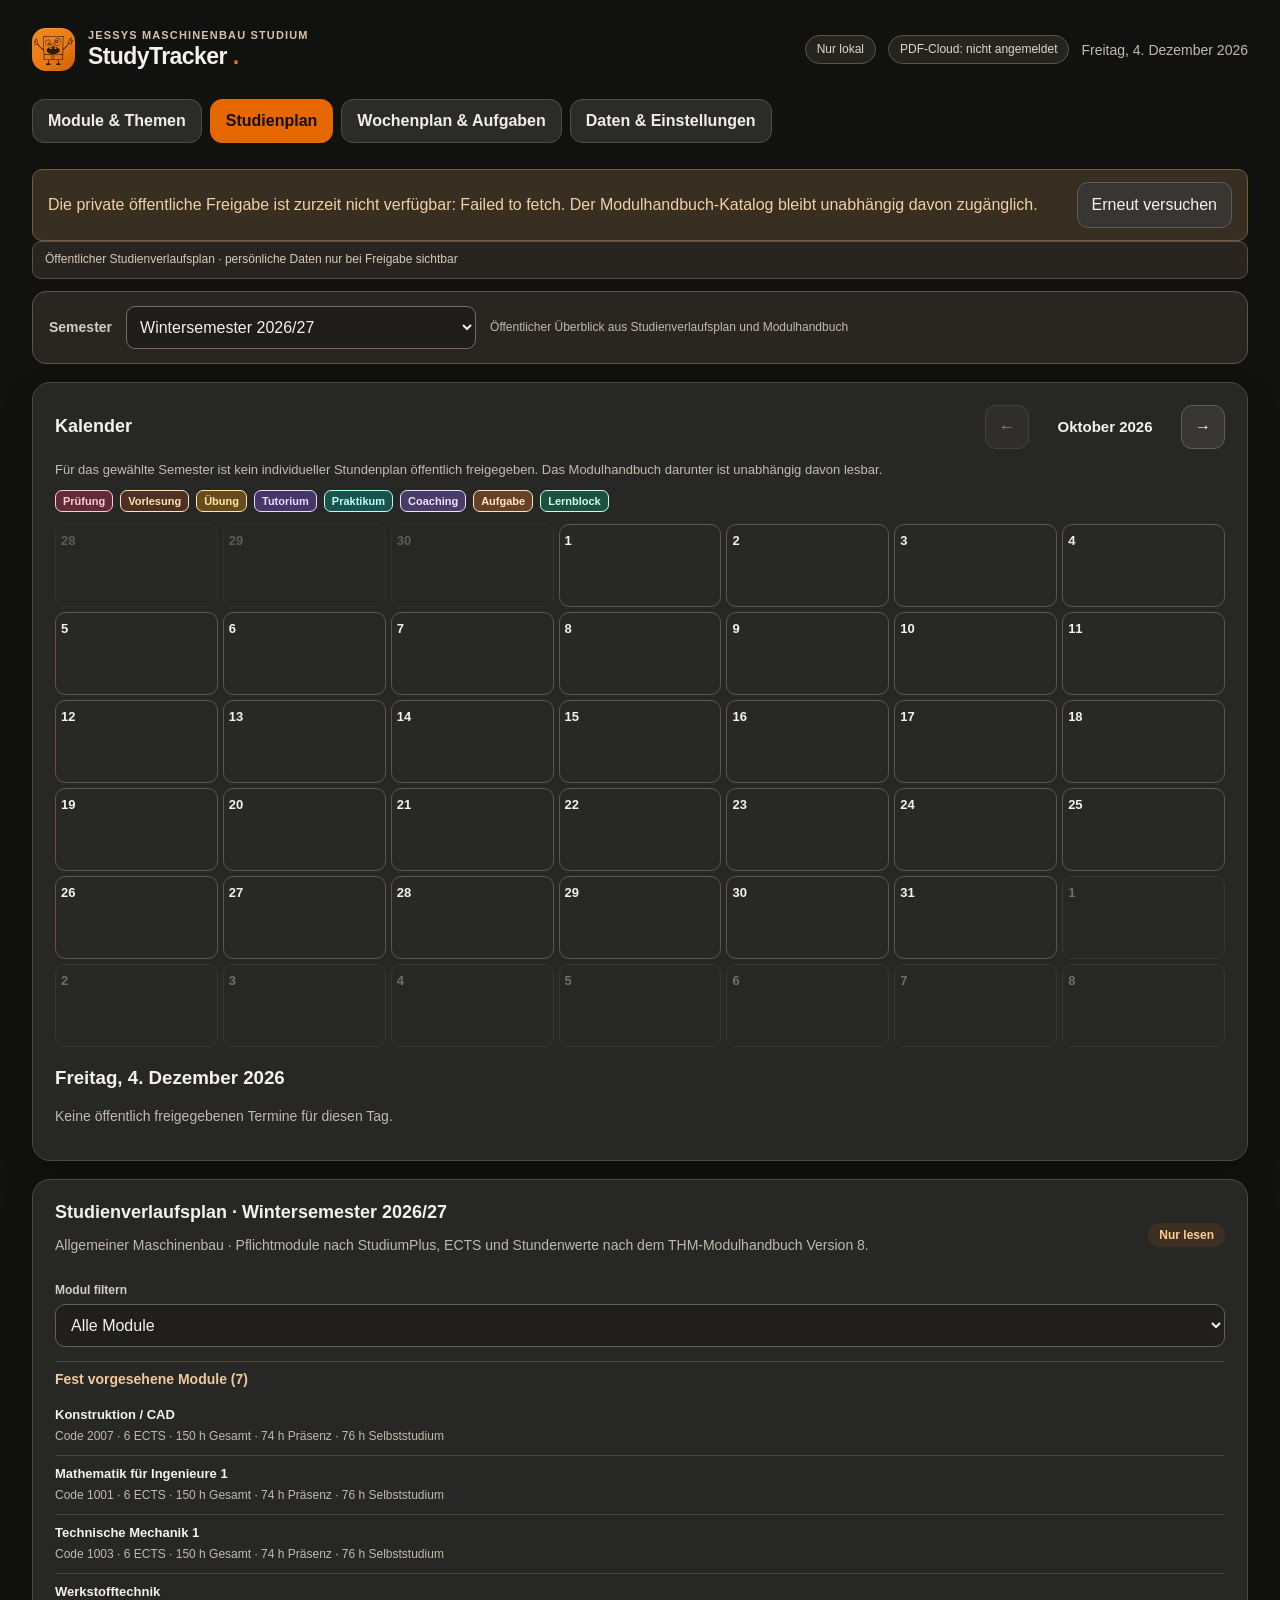
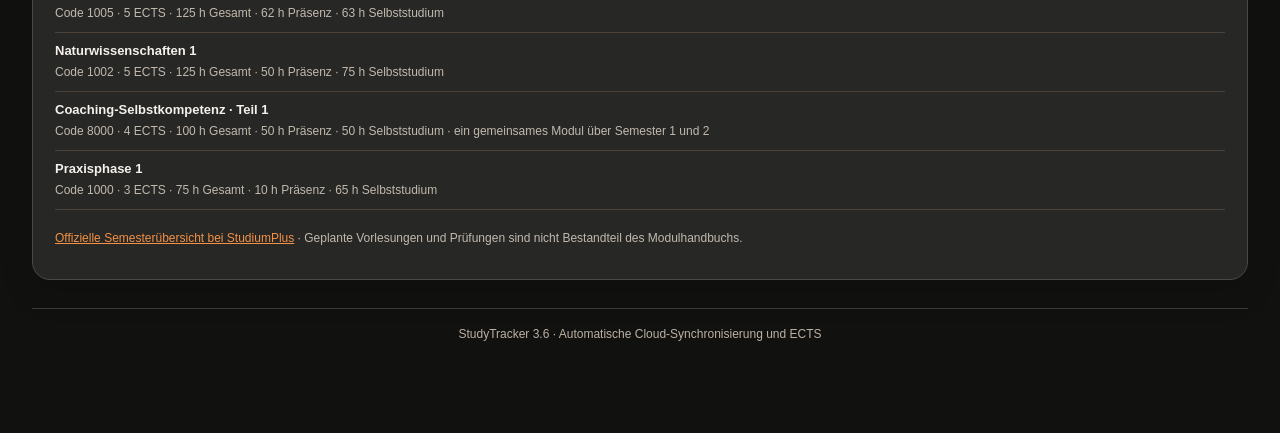
<file: index.html>
<!doctype html>
<html lang="de"><head><meta charset="utf-8"><meta name="viewport" content="width=device-width,initial-scale=1,viewport-fit=cover"><meta http-equiv="Content-Security-Policy" content="default-src 'self'; base-uri 'self'; object-src 'none'; form-action 'self'; script-src 'self' 'unsafe-inline' https://cdnjs.cloudflare.com; style-src 'self' 'unsafe-inline'; img-src 'self' blob: data:; font-src 'self' data:; connect-src 'self' https://studytracker-api-production-7134.up.railway.app https://cdnjs.cloudflare.com; worker-src 'self' blob: https://cdnjs.cloudflare.com; media-src 'self' blob:"><meta name="theme-color" content="#111110"><title>StudyTracker 3.8 – Maschinenbau Lerntracker</title>
<style>
:root{font-family:Inter,ui-sans-serif,-apple-system,BlinkMacSystemFont,"Segoe UI",sans-serif;color:#f1eeea;background:#0d0d0c;font-synthesis:none}*{box-sizing:border-box}body{margin:0;min-height:100vh}button,input,select,textarea{font:inherit}button{cursor:pointer}button:disabled{opacity:.5;cursor:not-allowed}.shell{width:100%;max-width:2400px;margin-inline:auto;padding:24px clamp(16px,2.6vw,56px) 80px}.top{display:flex;justify-content:space-between;align-items:center;gap:18px;margin-bottom:28px}.brand{display:flex;align-items:center;gap:13px}.logo{width:43px;height:43px;display:grid;place-items:center;border-radius:14px;background:linear-gradient(135deg,#e66700,#b34e00);font-size:23px}.eyebrow{letter-spacing:.15em;text-transform:uppercase;font-size:11px;color:#c4b7a9;font-weight:700}.brand h1{font-size:23px;margin:2px 0 0}.sub{color:#b8b0a6;font-size:14px}.main{display:grid;grid-template-columns:minmax(0,1.55fr) minmax(310px,1fr);gap:18px}.stack{display:grid;gap:18px}.card{background:#2b2b2a;border:1px solid #42413f;border-radius:20px;padding:22px;box-shadow:0 8px 28px #0407142a}.card h2{margin:0 0 8px;font-size:18px}.title-row{display:flex;justify-content:space-between;gap:8px;align-items:center;margin-bottom:16px}.muted{color:#b8b0a6}.small{font-size:12px}.grid3{display:grid;grid-template-columns:repeat(3,minmax(0,1fr));gap:12px}.metric{border:1px solid #3d3c39;background:#20201f;border-radius:15px;padding:17px}.metric .num{font-size:28px;font-weight:800;letter-spacing:-1px;margin:8px 0 3px}.primary{background:#e66700;color:#17110c;border:none;border-radius:11px;padding:11px 16px;font-weight:750}.secondary{background:#353533;color:#f1eeea;border:1px solid #56534e;border-radius:11px;padding:10px 14px}.danger{background:#43283b;color:#ffc5d2;border:1px solid #6c3d53;border-radius:10px;padding:8px 11px}.buttons{display:flex;gap:9px;flex-wrap:wrap}.field{display:grid;gap:7px;min-width:0}.field label{font-size:12px;color:#c8bfb3;font-weight:650}.field input,.field select,.field textarea{width:100%;background:#1c1c1b;border:1px solid #56534e;color:#f5f1ec;border-radius:10px;padding:11px;outline:none}.field input:focus,.field select:focus,.field textarea:focus{border-color:#f08024}.two{display:grid;grid-template-columns:1fr 1fr;gap:12px}.three{display:grid;grid-template-columns:1fr 1fr 1fr;gap:12px}.timer{text-align:center;padding:13px 0 19px}.clock{font-variant-numeric:tabular-nums;font-size:clamp(44px,7vw,68px);font-weight:850;letter-spacing:-2px}.pill{display:inline-flex;align-items:center;border-radius:100px;background:#3a2b20;color:#ffbd83;padding:5px 11px;font-size:12px;font-weight:700}.timer .buttons{justify-content:center;margin-top:15px}.divider{border-top:1px solid #45433f;margin:17px 0}.section-plain{margin-top:14px}.module-row{display:flex;justify-content:space-between;gap:15px;align-items:center;padding:12px 0;border-bottom:1px solid #42413f}.module-row:last-child{border-bottom:0}.module-name{display:flex;align-items:center;gap:9px;font-weight:650}.dot{height:10px;width:10px;border-radius:4px;display:inline-block;flex:none}.bar{height:8px;background:#181817;border-radius:8px;overflow:hidden;margin-top:8px}.bar>div{height:100%;border-radius:8px}.entry{border-bottom:1px solid #42413f;padding:13px 0;display:flex;justify-content:space-between;gap:8px;align-items:center}.entry:last-child{border-bottom:0}.entry strong{display:block;font-size:14px}.entry .muted{font-size:12px;margin-top:5px}.entry .right{display:flex;align-items:center;gap:9px;white-space:nowrap}.empty{border:1px dashed #62594d;border-radius:13px;padding:22px;text-align:center;color:#c7bdb1;font-size:14px}.chart{display:flex;gap:8px;height:165px;align-items:end;margin-top:15px}.chart-item{flex:1;text-align:center;font-size:11px;color:#b7b0a8;min-width:0}.chart-bar-container{height:130px;display:flex;align-items:end;justify-content:center;margin-bottom:8px;border-bottom:1px solid #5a5248}.chart-bar{max-width:48px;width:75%;background:linear-gradient(#ffa04a,#e66700);border-radius:6px 6px 0 0;min-height:2px}.goal{margin-bottom:14px}.goal-head{display:flex;justify-content:space-between;font-size:13px;gap:8px}.goal-title{font-weight:650}.progress{height:8px;background:#181817;border-radius:10px;overflow:hidden;margin-top:8px}.progress div{height:100%;background:#c9803b;border-radius:10px}.actions{display:flex;gap:6px}.icon-button{border:1px solid #62594f;background:#292929;color:#e3d9cc;border-radius:9px;padding:6px 9px}.nav{display:flex;gap:7px;margin-bottom:20px;flex-wrap:wrap}.tab{color:#d9d0c5;border:1px solid #45433f;background:#272726;padding:10px 14px;border-radius:11px;font-weight:700}.tab.active{color:#21160b;background:#e97812;border-color:#e97812}.hidden{display:none!important}.list-grid{display:grid;grid-template-columns:1fr 1fr;gap:18px}.topic{border:1px solid #524a40;border-radius:12px;padding:12px;margin-top:9px}.topic-top{display:flex;gap:9px;justify-content:space-between;align-items:center}.topic-title{font-size:14px;font-weight:650}.footer{color:#b8aea1;text-align:center;font-size:12px;margin-top:28px}.toast{position:fixed;bottom:20px;right:20px;background:#a4e4c8;color:#123426;padding:11px 17px;border-radius:12px;box-shadow:0 12px 25px #0005;z-index:4}.inline-note{background:#3a2e23;color:#f4d6b4;border:1px solid #7b5a3d;padding:12px;border-radius:12px;font-size:13px;line-height:1.5}.section-label{margin:0 0 12px;font-weight:750;font-size:14px}.file-label{display:inline-flex;align-items:center;justify-content:center}.datefilter{max-width:160px}dialog{border:1px solid #685a4b;background:#262625;color:#f5f1ec;border-radius:16px;max-width:min(500px,94vw);width:100%;padding:24px}dialog::backdrop{background:#050913bc}dialog h3{margin-top:0}@media(max-width:900px){.main,.list-grid{grid-template-columns:1fr}.shell{padding:20px 14px 70px}}@media(max-width:550px){.card{padding:17px}.grid3{grid-template-columns:1fr 1fr}.grid3 .metric:last-child{grid-column:span 2}.two,.three{grid-template-columns:1fr}.top{align-items:flex-start}.top .sub{display:none}.clock{font-size:52px}.metric .num{font-size:25px}}
.filterbar{display:flex;flex-wrap:wrap;gap:12px;align-items:end;margin:12px 0 18px}.filterbar .field{min-width:160px;flex:1}.stats-table{width:100%;border-collapse:collapse;font-size:13px}.stats-table th{text-align:left;font-size:11px;color:#c9bdb0;font-weight:600;padding:10px 7px;border-bottom:1px solid #51493e}.stats-table td{padding:11px 7px;border-bottom:1px solid #4a433a}.stats-table td:last-child,.stats-table th:last-child{text-align:right}.topic-indent{padding-left:15px;border-left:2px solid #b97b44}.topic-tools{display:flex;gap:6px;align-items:center}.chip{font-size:11px;padding:4px 7px;background:#433427;color:#f4d2a7;border-radius:7px}.wide{grid-column:1/-1}@media(max-width:550px){.stats-table{font-size:12px}.filterbar{display:grid;grid-template-columns:1fr}}

.sem-table{width:100%;border-collapse:collapse}.sem-table th,.sem-table td{text-align:left;padding:10px 7px;border-bottom:1px solid #4c453c;font-size:13px}.sem-table td:last-child{text-align:right}.sem-toolbar{display:flex;gap:9px;align-items:end;flex-wrap:wrap}.sem-calendar{display:grid;grid-template-columns:repeat(7,minmax(0,1fr));gap:6px}.sem-day{min-height:97px;padding:8px 5px;border:1px solid #554d42;border-radius:10px;background:#282827;cursor:pointer;text-align:left;color:inherit;font-size:12px}.sem-day.focus{border-color:#e66700;background:#493524}.sem-day .small{font-size:10px;margin-top:7px;line-height:1.35}.sem-day.muted-day{opacity:.45}.sem-day strong{display:block}.sem-tag{display:block;background:#55402c;border-radius:5px;padding:3px;margin:4px 0}.sem-learn{background:#315849}.sem-event{border-bottom:1px solid #5b5044;padding:10px 2px}.sem-event b{display:block}.sem-stat{display:grid;grid-template-columns:repeat(3,1fr);gap:12px}@media(max-width:660px){.sem-calendar{gap:3px}.sem-day{min-height:75px;padding:5px 3px}.sem-day .small{font-size:9px}.sem-stat{grid-template-columns:1fr 1fr}.sem-table{font-size:11px}}

.planweek{display:grid;grid-template-columns:repeat(7,minmax(118px,1fr));gap:6px;min-width:800px}.planday{background:#272726;border:1px solid #50493f;border-radius:9px;padding:8px;min-height:130px}.planday h3{font-size:12px;margin:0 0 8px}.planitem{display:block;border-radius:6px;padding:6px;margin:5px 0;font-size:11px;background:#4b3725;overflow-wrap:anywhere}.planitem.learn{background:#285249}.planitem.exam{background:#70414e}.planitem.task{background:#53446d}.planitem.done{opacity:.5;text-decoration:line-through}.taskrow{padding:12px 0;border-bottom:1px solid #4c453c}.taskrow .buttons{margin-top:8px}.taskrow .buttons button{padding:6px 9px}.statsmini{display:grid;grid-template-columns:repeat(3,minmax(0,1fr));gap:10px;margin:14px 0}.statsmini>div{background:#353029;border-radius:9px;padding:13px}@media(max-width:650px){.statsmini{grid-template-columns:1fr}}

.scroll-section{max-height:460px;overflow-y:auto;overscroll-behavior:contain;padding-right:8px;scrollbar-gutter:stable;scrollbar-color:#9c8368 #28231d}.scroll-section:focus-visible{outline:2px solid #e66700;outline-offset:3px;border-radius:8px}@media(max-width:600px){.scroll-section{max-height:370px}}

/* StudyTracker 2.2: event categories, accessible legend and mobile calendar */
:root{--ev-exam:#f87171;--ev-lecture:#e66700;--ev-exercise:#fbbf24;--ev-tutorial:#a78bfa;--ev-practical:#2dd4bf;--ev-coaching:#c4b5fd;--ev-task:#fb923c;--ev-study:#34d399}
.event-pill{display:inline-flex;gap:5px;align-items:center;font-weight:650;font-size:11px;border:1px solid currentColor;padding:3px 7px;border-radius:7px;white-space:normal;line-height:1.3}
.ev-exam{--event-color:var(--ev-exam);color:#fecaca;background:#612b3b!important}.ev-lecture{--event-color:var(--ev-lecture);color:#ffe0bb;background:#4c3020!important}.ev-exercise{--event-color:var(--ev-exercise);color:#ffe5a0;background:#674b1d!important}.ev-tutorial{--event-color:var(--ev-tutorial);color:#e7d8ff;background:#453569!important}.ev-practical{--event-color:var(--ev-practical);color:#b9fff3;background:#1a534e!important}.ev-coaching{--event-color:var(--ev-coaching);color:#eee2ff;background:#483d69!important}.ev-task{--event-color:var(--ev-task);color:#ffe2bf;background:#664128!important}.ev-study{--event-color:var(--ev-study);color:#c9ffe8;background:#1d5040!important}
.planitem[class*="ev-"],.sem-tag[class*="ev-"]{border-left:4px solid var(--event-color);padding:5px 6px}
.sem-event[class*="ev-"]{border-left:4px solid var(--event-color);background:#373027;padding:10px 12px;margin:7px 0;border-radius:8px}
.sem-event .event-pill{margin-bottom:5px}
.calendar-legend{display:flex;flex-wrap:wrap;gap:6px;margin:10px 0 15px}.calendar-legend .event-pill{font-size:11px}
.sem-day{min-width:0;overflow:hidden}.sem-day .small{min-width:0;overflow:hidden}.sem-tag{overflow:hidden;text-overflow:ellipsis}
.planitem{line-height:1.35}.planitem small{display:block;opacity:.95;font-size:10px}
#planCalendar{max-width:100%;overscroll-behavior-x:contain;-webkit-overflow-scrolling:touch;scrollbar-width:thin}
@media(max-width:700px){
  html,body{max-width:100%;overflow-x:hidden} .shell{padding:12px 10px 86px}.card{padding:14px;border-radius:14px;min-width:0}.stack,.main,.list-grid{min-width:0}
  .top{flex-wrap:wrap;gap:8px}.brand h1{font-size:20px}.nav{display:flex;flex-wrap:nowrap;overflow-x:auto;overflow-y:hidden;scroll-snap-type:x proximity;overscroll-behavior-x:contain;-webkit-overflow-scrolling:touch;padding:3px 0 10px;scrollbar-width:thin}.nav .tab{flex:0 0 auto;scroll-snap-align:start;min-height:44px}
  .buttons button,.secondary,.primary,.icon-button{min-height:42px;touch-action:manipulation}.field input,.field select,.field textarea{font-size:16px;min-height:43px}
  .planweek{grid-template-columns:repeat(7,minmax(235px,76vw));min-width:max-content;gap:9px}.planday{min-height:175px;scroll-snap-align:start;padding:11px}.planday h3{font-size:14px}.planitem{font-size:12px;padding:9px;margin:7px 0}#planCalendar{scroll-snap-type:x proximity}
  .sem-calendar{gap:3px}.sem-day{min-height:75px;padding:5px 2px;border-radius:6px}.sem-day strong{font-size:12px}.sem-day .small{font-size:9px}.sem-tag{font-size:0;padding:3px 2px;min-height:8px;line-height:0;border-radius:3px}.sem-tag::first-letter{font-size:0}
  .sem-table{display:block;overflow-x:auto;max-width:100%;-webkit-overflow-scrolling:touch}.sem-table th,.sem-table td{white-space:nowrap}
  .scroll-section{max-height:min(48dvh,390px);overflow-y:auto;-webkit-overflow-scrolling:touch;overscroll-behavior-y:contain;touch-action:pan-y;padding-right:5px}
  dialog{max-width:calc(100vw - 20px);max-height:88dvh;overflow-y:auto;padding:15px}
}
@media(max-width:380px){.grid3{grid-template-columns:1fr}.grid3 .metric:last-child{grid-column:auto}.sem-day{min-height:69px}}
body.st-auth-locked .nav{display:flex!important}body.st-auth-locked .nav [data-tab="practice"]{display:none!important}body.st-auth-locked .tab-panel:not(#settings){display:none!important}body.st-auth-locked #settings{display:block!important}body.st-auth-locked #settings>.card:not(:first-child){display:none!important}body.st-auth-locked #cloudActions{display:none!important}
/* 3.0 role switch: exactly one common header and navigation. Private panels are never readable when logged out. */
body.st-auth-locked .tab-panel{display:none!important}
body.st-auth-locked #publicView:not([hidden]){display:block!important}
body.st-auth-locked #settings:not(.hidden){display:block!important}
body.st-auth-locked #settings>.card:not(:first-child){display:none!important}
body.st-auth-locked .nav [data-tab="practice"]{display:none!important}
body.st-auth-locked .nav [data-tab="settings"]{display:inline-block!important}
body.st-auth-locked #privateExtraPanel{display:none!important}
#publicView .stack{display:grid;gap:18px}#publicView .readonly-note{color:#c1b6a8;font-size:12px}
#publicView .metrics{display:grid;grid-template-columns:repeat(3,minmax(0,1fr));gap:12px}
#publicView .metrics>.metric{padding:17px}
#publicView .scroll-box{max-height:420px;overflow:auto}
#publicView .reader-day{border:1px solid #51493e;border-radius:10px;background:#282827;padding:7px;min-height:95px;color:inherit;cursor:pointer;text-align:left;overflow-wrap:anywhere}
#publicView .reader-day.active{outline:2px solid #e66700}
#publicView .reader-day.offmonth{opacity:.35}
#publicView .reader-day .sem-tag{font-size:10px}
#publicView .filter-line{display:flex;flex-wrap:wrap;gap:7px}
#publicView .event-block{display:block;padding:5px;margin:4px 0;border-radius:6px;font-size:11px;line-height:1.45;background:#433328;border-left:4px solid #e66700}
#publicView .event-block.ev-task{border-color:#fb923c}#publicView .event-block.ev-exam{border-color:#f87171}#publicView .event-block.ev-study{border-color:#34d399}#publicView .event-block.ev-exercise{border-color:#fbbf24}#publicView .event-block.ev-tutorial{border-color:#a78bfa}#publicView .event-block.ev-practical{border-color:#2dd4bf}#publicView .event-block.ev-coaching{border-color:#c4b5fd}
#publicView .view-toolbar{display:flex;align-items:center;justify-content:space-between;gap:10px;flex-wrap:wrap}
#publicView .quiet-note{font-size:12px;color:#b8b0a6}
@media(max-width:800px){#publicView .metrics{grid-template-columns:repeat(2,minmax(0,1fr))}#publicView .planweek{overflow:auto}#publicView .reader-day{min-height:75px;padding:4px;font-size:11px}}

/* Public dashboard: colored progress tracks per module */
#publicView .goal-title{display:inline-flex;align-items:center;gap:8px}
#publicView .progress{height:10px;background:#24201c;border-radius:999px;overflow:hidden}
#publicView .progress .reader-goal-fill{height:100%;border-radius:999px;transition:width .25s ease;background-image:none}

/* Login-only settings for visitors: prevent exports, destructive controls and admin forms. */
body.st-auth-locked #settings > :not(:first-child){display:none!important}
body.st-auth-locked #settings > .card:first-child #cloudActions{display:none!important}

/* Only the active viewer screen or login card, never both */
body.st-auth-locked.reader-browsing #settings{display:none!important}
body.st-auth-locked:not(.reader-browsing) #settings:not(.hidden){display:block!important}
</style><link rel="manifest" href="./manifest.webmanifest"><meta name="apple-mobile-web-app-capable" content="yes"><meta name="apple-mobile-web-app-title" content="StudyTracker"><style>.detail-grid{display:grid;grid-template-columns:repeat(auto-fit,minmax(160px,1fr));gap:10px;margin:14px 0}.detail-card{background:#20201f;border:1px solid #5a5147;border-radius:13px;padding:13px}.detail-card strong{display:block;margin-top:6px;font-size:20px}.detail-section{margin:18px 0}.detail-topic{border:1px solid #5e5142;padding:11px;border-radius:11px;margin:7px 0}.detail-child{margin-left:22px;border-left:3px solid #bf844f}.detail-actions{display:flex;flex-wrap:wrap;gap:6px;margin-top:8px}.detail-actions button{font-size:12px;padding:7px 10px}.detail-form{display:grid;grid-template-columns:repeat(auto-fit,minmax(170px,1fr));gap:10px;margin-top:12px}.detail-form .wide{grid-column:1/-1}.detail-link{overflow-wrap:anywhere}.muted-link{color:#ffc58c}@media(max-width:550px){.detail-child{margin-left:10px}}</style><style>
.focus-overlay{position:fixed;inset:0;background:#10100f;z-index:9999;display:flex;align-items:center;justify-content:center;padding:20px;overflow:auto}.focus-body{text-align:center;width:min(900px,100%)}.focus-head{display:flex;align-items:center;justify-content:space-between;gap:15px}.focus-time{font-size:clamp(58px,13vw,140px);font-variant-numeric:tabular-nums;font-weight:850;letter-spacing:-.055em;margin:14vh 0 12px}.focus-body .buttons button{min-height:50px;min-width:125px}.practice-asset{display:flex;align-items:center;flex-wrap:wrap;justify-content:space-between;gap:8px;padding:10px;border-bottom:1px solid #5d5348}.practice-files{max-height:270px;overflow:auto;overscroll-behavior:contain}.phase-card{min-width:0}.phase-card textarea{min-height:78px}.phase-card a{word-break:break-all}.phase-card summary{cursor:pointer;font-weight:700;padding:4px}.practice-file-input{max-width:100%}@media(max-width:600px){.focus-time{margin:16vh 0 15px;font-size:clamp(48px,16vw,86px)}.focus-body .buttons{flex-direction:column}.focus-body .buttons button{width:100%}.practice-asset{align-items:flex-start}}
</style><style id="st-orange-theme">
:root{color-scheme:dark;--st-bg:#0d0d0c;--st-surface:#2b2b2a;--st-accent:#e66700;--st-border:#494743;--st-text:#f1eeea;--st-muted:#beb5aa}
html,body{background:#0d0d0c;color:var(--st-text)}
.card{background:#2b2b2a;border-color:#46443f;box-shadow:0 8px 28px #0005}
.metric,.fm-tree,.fm-detail{background:#20201f;border-color:#46443f}
.primary,.tab.active,.nav .tab.active{background:#e66700!important;color:#140e08!important;border-color:#e66700!important}
.primary:hover,.tab.active:hover{background:#f27b18!important}
.secondary,.nav .tab,.fm-item{background:#2b2b2a;color:#f1eeea;border-color:#514d46}
.secondary:hover,.nav .tab:not(.active):hover,.fm-item:hover{background:#38352f;border-color:#a85619}
.field input,.field select,.field textarea,input[type=search],input[type=email],input[type=password]{background:#1b1b1a;color:#f1eeea;border-color:#55514b}
.field input:focus,.field select:focus,.field textarea:focus,input:focus-visible,textarea:focus-visible,select:focus-visible{outline-color:#e66700;border-color:#e66700}
a{color:#f39146}a:hover{color:#ffb775}
.pill{background:#413025;color:#ffc08b}
.chart-bar{background:linear-gradient(#f99a46,#e66700)}
.progress,.bar{background:#191918}
.progress>div:not([style]),.bar>div:not([style]){background:#e66700}
.logo{background:linear-gradient(135deg,#e66700,#8b3900)}
.fm-node:hover,.fm-node[aria-selected=true]{background:#483324;color:#fff2e9}
.fm-preview,.fm-notice{border-color:#73543b}
.fm-notice{background:#30271f}
::selection{background:#e66700;color:#0d0d0c}
</style><style id="st-focus-apple">
/* Focus timer: restrained, Apple-inspired minimal presentation */
#focusOverlay.focus-overlay{background:#0d0d0c;color:#f5f4f1;background-image:radial-gradient(ellipse at 50% 42%,#25201b 0%,#141311 38%,#0d0d0c 73%);padding:clamp(20px,4vw,52px)}
#focusOverlay .focus-body{width:min(1040px,100%);min-height:min(640px,88dvh);display:flex;flex-direction:column;justify-content:center;align-items:center;position:relative}
#focusOverlay .focus-head{position:absolute;top:0;left:0;right:0;width:100%}
#focusOverlay .focus-head .pill{background:#292623;color:#c4beb6;border:1px solid #474039;letter-spacing:.08em;text-transform:uppercase;font-size:11px;font-weight:650;padding:9px 15px}
#focusOverlay .focus-head #focusClose{background:#2b2b2a;color:#e7e3de;border:1px solid #44423e;border-radius:999px;min-width:0;padding:10px 18px;font-weight:600}
#focusOverlay .focus-time{font-family:-apple-system,BlinkMacSystemFont,"SF Pro Display",Inter,ui-sans-serif,system-ui,sans-serif;font-size:clamp(66px,14vw,166px);font-weight:300;letter-spacing:-.065em;line-height:1.1;color:#f7f6f3;font-variant-numeric:tabular-nums;margin:4vh 0 16px;text-shadow:0 0 55px #e6670011}
#focusOverlay #focusState{color:#e66700;font-weight:650;letter-spacing:.04em;font-size:15px;margin:0 0 6px}
#focusOverlay #focusSubject{color:#b4aea7;font-size:15px;margin:4px 0 34px;max-width:90%;overflow-wrap:anywhere}
#focusOverlay .focus-body>.buttons{gap:13px;justify-content:center;flex-wrap:wrap}
#focusOverlay .focus-body>.buttons button{border-radius:999px;min-width:140px;min-height:54px;padding:12px 23px;font-size:15px;font-weight:650;transition:background .18s ease,border-color .18s ease}
#focusOverlay #focusStart{background:#e66700;color:#140d06;border:1px solid #e66700}
#focusOverlay #focusStart:hover{background:#f58221}
#focusOverlay #focusPause,#focusOverlay #focusFinish{background:#2b2b2a;color:#f2ede7;border:1px solid #514b44}
#focusOverlay #focusPause:hover,#focusOverlay #focusFinish:hover,#focusOverlay #focusClose:hover{background:#3d3935}
#focusOverlay button:focus-visible{outline:2px solid #e66700;outline-offset:3px}
@media(max-width:600px){#focusOverlay .focus-body{min-height:88dvh}#focusOverlay .focus-time{font-size:clamp(50px,13vw,94px)}#focusOverlay .focus-head{align-items:flex-start}#focusOverlay .focus-body>.buttons button{min-width:110px;min-height:48px;padding:10px 14px}}
@media(prefers-reduced-motion:reduce){#focusOverlay .focus-body>.buttons button{transition:none}}
</style><style id="st-dashboard-actions">
.btn-ghost{display:inline-flex;align-items:center;justify-content:center;gap:8px;min-height:40px;padding:0 14px;border:1px solid #504b45;background:rgba(255,255,255,.025);color:#f4efe8;border-radius:12px;font:inherit;font-size:14px;font-weight:600;line-height:1;white-space:nowrap;transition:background .18s ease,border-color .18s ease,transform .12s ease}
.btn-ghost:hover{background:rgba(230,103,0,.12);border-color:#e66700;color:#fff}
.btn-ghost:active{transform:translateY(1px)}
.btn-ghost:focus-visible{outline:2px solid #e66700;outline-offset:3px}
.btn-ghost:disabled{opacity:.5;cursor:not-allowed}
.btn-ghost .btn-arrow{font-size:21px;line-height:0.8;font-weight:400;opacity:.9}
.btn-ghost.btn-small{min-height:38px;padding:0 13px}
.btn-ghost.btn-icon{width:44px;min-width:44px;height:44px;padding:0;aspect-ratio:1/1;font-size:22px}
.btn-ghost.btn-icon span{display:block;line-height:1}
@media(prefers-reduced-motion:reduce){.btn-ghost{transition:none}}
</style><style id="st-pdf-theme">
.st-pdf-card{margin-top:18px}.st-pdf-toolbar,.st-pdf-controls{display:flex;align-items:center;gap:10px;flex-wrap:wrap}.st-pdf-upload{cursor:pointer;display:inline-flex;align-items:center}.st-pdf-layout{display:grid;grid-template-columns:minmax(225px,290px) minmax(0,1fr);gap:14px;margin-top:20px}.st-pdf-sidebar{background:#20201f;border:1px solid #484540;border-radius:12px;padding:12px;max-height:80vh;overflow:auto}.st-pdf-sidebar-head{display:grid;gap:10px}.st-pdf-sidebar input,.st-pdf-controls input{background:#191918;border:1px solid #504b45;color:#f1eeea;border-radius:9px;padding:10px;min-width:0;width:100%}.st-pdf-outline{margin:12px 0;display:grid;gap:2px;max-height:38vh;overflow:auto}.st-pdf-outline button,.st-pdf-results button,.st-pdf-bookmarks button{display:block;width:100%;border:0;border-radius:8px;background:transparent;color:#e9e4de;text-align:left;padding:8px;cursor:pointer;overflow-wrap:anywhere}.st-pdf-outline button:hover,.st-pdf-results button:hover,.st-pdf-bookmarks button:hover{background:#423023}.st-pdf-search{border-top:1px solid #484540;padding-top:12px}.st-pdf-search label{display:block;margin-bottom:9px;font-size:13px}.st-pdf-search .buttons{flex-wrap:nowrap}.st-pdf-search .buttons input{flex:1}.st-pdf-results{max-height:200px;overflow:auto;margin-top:10px}.st-pdf-results small{color:#b9aa9b;display:block}.st-pdf-main{min-width:0}.st-pdf-controls{padding:5px 0 12px}.st-pdf-controls #stPdfPage{width:70px}.st-pdf-controls button{min-width:40px}.st-pdf-stage{background:#181817;border:1px solid #45413d;border-radius:12px;max-height:75vh;overflow:auto;padding:18px;text-align:center}.st-pdf-page{position:relative;display:inline-block;vertical-align:top;line-height:0;box-shadow:0 8px 30px #0008}.st-pdf-page canvas{display:block;max-width:none}.st-pdf-link-layer{position:absolute;inset:0;pointer-events:none}.st-pdf-link-layer a{position:absolute;pointer-events:auto;cursor:pointer;outline:1px solid transparent}.st-pdf-link-layer a:hover,.st-pdf-link-layer a:focus-visible{outline:2px solid #e66700;background:#e6670029}.st-pdf-bookmarks{display:flex;flex-wrap:wrap;gap:5px;margin-bottom:8px}.st-pdf-bookmarks button{width:auto;background:#302b26;border:1px solid #50463b;font-size:12px}.st-pdf-card[hidden],#stPdfWorkspace[hidden]{display:none!important}@media(max-width:780px){.st-pdf-layout{grid-template-columns:1fr}.st-pdf-sidebar{max-height:38vh}.st-pdf-stage{padding:7px}}
</style><style id="st-copilot-theme">
/* Desktop: stretch the right column to the bottom of the left column. */
@media (min-width:901px){
 #dashboard .main{align-items:stretch}
 #dashboard .main > .stack:last-child{
  display:flex;
  flex-direction:column;
  height:100%;
  min-height:0;
 }
 #dashboard #copilotCard{
  flex:1 1 auto;
  align-self:stretch;
  min-height:0;
 }
}
.cp-summary{margin:0;padding:13px 15px!important;min-width:0;align-self:start}
.cp-summary .title-row{margin-bottom:4px;gap:8px}
.cp-summary h2{font-size:15px;margin:0}
.cp-summary .btn-small{padding:4px 7px;min-height:28px}
.cp-row{display:flex;justify-content:space-between;align-items:center;gap:8px;padding:7px 0;border-bottom:1px solid #49443f;font-size:12px;line-height:1.3;min-width:0}
.cp-row:last-child{border-bottom:0}
.cp-row>span:first-child{min-width:0;overflow:hidden;text-overflow:ellipsis;white-space:nowrap}
.cp-row>span:last-child{display:flex;gap:5px;align-items:center;justify-content:flex-end;color:#cbbfb1;font-size:11px;white-space:nowrap;flex-shrink:0}
.cp-row strong{color:#ffc084;font-size:11px}
.cp-summary>p.sub{font-size:12px;margin:8px 0 0}
@media(max-width:650px){.cp-summary{padding:12px!important}.cp-row{gap:6px}.cp-row>span:last-child{font-size:10px}.cp-row strong{font-size:10px}}
@media(max-width:700px){
 .top{display:flex;flex-direction:column;align-items:stretch;gap:9px;margin-bottom:12px}
 .top .brand{align-self:flex-start}
 .top .st-sync-head{display:flex;align-items:center;flex-direction:row;flex-wrap:wrap;gap:6px;width:100%;min-width:0}
 .top .st-sync-head .st-sync-indicator{font-size:11px;line-height:1.2;padding:5px 9px;white-space:normal;max-width:100%;margin:0}
 .top .st-sync-head #today{font-size:11px;margin-left:auto}
}
</style><style id="st-pdf-theme">
.st-pdf-card{margin-top:18px}.st-pdf-toolbar,.st-pdf-controls{display:flex;align-items:center;gap:10px;flex-wrap:wrap}.st-pdf-upload{cursor:pointer;display:inline-flex;align-items:center}.st-pdf-layout{display:grid;grid-template-columns:minmax(225px,290px) minmax(0,1fr);gap:14px;margin-top:20px}.st-pdf-sidebar{background:#20201f;border:1px solid #484540;border-radius:12px;padding:12px;max-height:80vh;overflow:auto}.st-pdf-sidebar-head{display:grid;gap:10px}.st-pdf-sidebar input,.st-pdf-controls input{background:#191918;border:1px solid #504b45;color:#f1eeea;border-radius:9px;padding:10px;min-width:0;width:100%}.st-pdf-outline{margin:12px 0;display:grid;gap:2px;max-height:38vh;overflow:auto}.st-pdf-outline button,.st-pdf-results button,.st-pdf-bookmarks button{display:block;width:100%;border:0;border-radius:8px;background:transparent;color:#e9e4de;text-align:left;padding:8px;cursor:pointer;overflow-wrap:anywhere}.st-pdf-outline button:hover,.st-pdf-results button:hover,.st-pdf-bookmarks button:hover{background:#423023}.st-pdf-search{border-top:1px solid #484540;padding-top:12px}.st-pdf-search label{display:block;margin-bottom:9px;font-size:13px}.st-pdf-search .buttons{flex-wrap:nowrap}.st-pdf-search .buttons input{flex:1}.st-pdf-results{max-height:200px;overflow:auto;margin-top:10px}.st-pdf-results small{color:#b9aa9b;display:block}.st-pdf-main{min-width:0}.st-pdf-controls{padding:5px 0 12px}.st-pdf-controls #stPdfPage{width:70px}.st-pdf-controls button{min-width:40px}.st-pdf-stage{background:#181817;border:1px solid #45413d;border-radius:12px;max-height:75vh;overflow:auto;padding:18px;text-align:center}.st-pdf-page{position:relative;display:inline-block;vertical-align:top;line-height:0;box-shadow:0 8px 30px #0008}.st-pdf-page canvas{display:block;max-width:none}.st-pdf-link-layer{position:absolute;inset:0;pointer-events:none}.st-pdf-link-layer a{position:absolute;pointer-events:auto;cursor:pointer;outline:1px solid transparent}.st-pdf-link-layer a:hover,.st-pdf-link-layer a:focus-visible{outline:2px solid #e66700;background:#e6670029}.st-pdf-bookmarks{display:flex;flex-wrap:wrap;gap:5px;margin-bottom:8px}.st-pdf-bookmarks button{width:auto;background:#302b26;border:1px solid #50463b;font-size:12px}.st-pdf-card[hidden],#stPdfWorkspace[hidden]{display:none!important}@media(max-width:780px){.st-pdf-layout{grid-template-columns:1fr}.st-pdf-sidebar{max-height:38vh}.st-pdf-stage{padding:7px}}
</style><style id="st-annotation-theme">.st-annotation-controls{display:flex;gap:7px;flex-wrap:wrap;margin:10px 0}.st-annotation-controls button{font-size:12px;padding:8px 10px}.st-annotation-controls button[aria-pressed=true]{background:#e66700;color:#14100a;border-color:#e66700}.st-pdf-ink{position:absolute;inset:0;pointer-events:none;touch-action:none}.st-pdf-ink.st-draw-active{pointer-events:auto;cursor:crosshair}.st-annotation-note{display:inline-flex;align-items:center;gap:6px;background:#342a21;border:1px solid #634a33;color:#f2ebe3;border-radius:9px;padding:8px 11px;font-size:12px;cursor:pointer}.st-annotation-note:hover{border-color:#e66700}</style><style id="st-comments-theme">.st-annotation-controls select{background:#252422;border:1px solid #5b5147;color:#f6eee6;border-radius:9px;padding:7px 9px}.st-pen-label{font-size:12px;color:#c2b6ab;align-self:center}.st-pdf-content-grid{display:grid;grid-template-columns:minmax(0,1fr) minmax(245px,300px);gap:13px;align-items:start}.st-review-pane{background:#262523;border:1px solid #4e4740;border-radius:12px;padding:14px;max-height:75vh;overflow:auto}.st-review-title{display:flex;justify-content:space-between;gap:8px;align-items:center;margin-bottom:13px}.st-review-compose{display:grid;gap:8px}.st-review-compose textarea{background:#181817;color:#f2ede8;border:1px solid #534b44;border-radius:10px;resize:vertical;width:100%;padding:11px;font:inherit}.st-review-compose textarea:focus{outline:2px solid #e66700;outline-offset:1px}.st-review-list{display:grid;gap:9px;margin-top:14px}.st-review-comment{padding:12px;background:#1d1c1a;border:1px solid #514a43;border-radius:10px;overflow-wrap:anywhere}.st-review-comment p{white-space:pre-wrap;margin:9px 0;color:#f1eae3;line-height:1.5}.st-review-comment .buttons{justify-content:flex-end}.st-review-comment button{font-size:12px;padding:7px 10px}.st-review-pagehint{font-size:12px;color:#e68a43;font-weight:600}.st-review-empty{color:#b7aaa0;font-size:13px}@media(max-width:1050px){.st-pdf-content-grid{grid-template-columns:1fr}.st-review-pane{max-height:320px}}</style><style id="st-private-cloud-style">#stPrivateCloud{margin-top:18px}#stPrivateCloud .buttons input{background:#1e1d1b;color:#eee9e4;border:1px solid #54483d;border-radius:10px;padding:9px;max-width:100%}.st-cloud-grid{display:grid;grid-template-columns:minmax(185px,1fr) minmax(0,2fr);gap:14px;margin-top:18px}.st-cloud-folders,.st-cloud-files{display:flex;flex-direction:column;align-items:stretch;gap:7px;background:#1d1c1b;padding:12px;border:1px solid #45403a;border-radius:12px;min-width:0}.st-cloud-folders button{text-align:left}.cloud-file-row{display:flex;flex-wrap:wrap;gap:8px;align-items:center;justify-content:space-between;padding:10px;border:1px solid #49413a;border-radius:9px}.cloud-file-row span{overflow-wrap:anywhere;flex:1;min-width:130px}@media(max-width:700px){.st-cloud-grid{grid-template-columns:1fr}}</style><link rel="stylesheet" href="./design-system.css?v=7"><link rel="stylesheet" href="./reader-workspace.css?v=5"><link rel="stylesheet" href="./semester-controls.css?v=8"></head><body class="st-auth-locked"><div class="shell"><header class="top"><div class="brand"><div class="logo"><img src="./brand-mascot.svg" alt="" width="43" height="43" decoding="async"></div><div><div class="eyebrow">Jessys Maschinenbau Studium</div><h1>StudyTracker <span style="color:#e97812">.</span></h1></div></div><div class="st-sync-head"><span id="studySyncIndicator" class="st-sync-indicator" role="status" aria-live="polite">Nur lokal</span><span id="pdfSyncIndicator" class="st-sync-indicator" role="status">PDF-Cloud: prüfen</span><div class="sub" id="today"></div></div></header>
<nav class="nav" id="sharedNav"><button class="tab" data-tab="dashboard">Dashboard</button><button class="tab" data-tab="topics">Module & Themen</button><button class="tab" data-tab="semester">Studienplan</button><button class="tab" data-tab="planner">Wochenplan & Aufgaben</button><button class="tab" data-tab="practice">Praxisphasen</button><button class="tab" data-tab="files">Dateien & Dokumente</button><button class="tab" data-tab="history">Lernprotokoll</button><button class="tab active" data-tab="settings">Daten & Einstellungen</button></nav>
<div id="publicView" hidden aria-live="polite"></div><section id="dashboard" class="tab-panel"><div id="stCreditDashboard" class="st-ects-dash-note"></div><p class="sub" id="dashboardSemesterLabel">Auswertung für Wintersemester 2026/27</p><div class="stack"><div class="grid3"><div class="metric"><div class="sub">Heute gelernt</div><div class="num" id="todayMetric">0 h</div><div class="small muted" id="todayCount">0 Lerneinheiten</div></div><div class="metric"><div class="sub">Diese Woche</div><div class="num" id="weekMetric">0 h</div><div class="small muted" id="weekCount">0 Lerneinheiten</div></div><div class="metric"><div class="sub">Gesamte Lernzeit</div><div class="num" id="totalMetric">0 h</div><div class="small muted" id="totalCount">0 Einträge</div></div></div><div class="main"><div class="stack"><div class="card"><div class="title-row"><div><h2>Fokuszeit erfassen</h2><div class="sub">Zeit für ein Modul und Thema stoppen</div></div><span class="pill" id="timerStatus">Bereit</span></div><div class="two"><div class="field"><label for="timerModule">Modul</label><select id="timerModule"></select></div><div class="field"><label for="timerTopic">Thema (optional)</label><select id="timerTopic"></select></div></div><div class="timer"><div class="clock" id="clock">00:00:00</div><div class="sub" id="runningInfo">Bereit für deine nächste Lerneinheit?</div><div class="buttons"><button id="startBtn" class="primary">▶ Starten</button><button id="pauseBtn" class="secondary" disabled>Ⅱ Pause</button><button id="finishBtn" class="secondary" disabled>■ Speichern</button><button id="resetBtn" class="btn-ghost btn-icon" type="button" title="Timer zurücksetzen" aria-label="Timer zurücksetzen"><span aria-hidden="true">↺</span></button><button id="focusOpen" class="secondary" type="button">⛶ Fokusmodus</button></div></div><div class="divider"></div><div class="section-label">Oder Lernzeit manuell hinzufügen</div><form id="manualForm" class="stack" style="gap:12px"><div class="three"><div class="field"><label>Datum</label><input type="date" id="manualDate" required></div><div class="field"><label>Dauer (Minuten)</label><input type="number" id="manualMinutes" min="1" max="1440" value="45" required></div><div class="field"><label>Modul</label><select id="manualModule"></select></div></div><div class="two"><div class="field"><label>Thema (optional)</label><select id="manualTopic"></select></div><div class="field"><label>Notiz (optional)</label><input id="manualNote" maxlength="160" placeholder="z. B. Aufgabenblatt 2"></div></div><button class="secondary" type="submit">+ Lernzeit eintragen</button></form></div><div class="card"><div class="title-row"><div><h2>Lernstunden der letzten 7 Tage</h2><div class="sub">Nur tatsächlich erfasste Lernzeit</div></div></div><div class="chart" id="weekChart"></div></div><div class="card"><div class="title-row"><h2>Letzte Lerneinheiten</h2><button class="btn-ghost btn-small" data-go="history" type="button">Alle ansehen <span class="btn-arrow" aria-hidden="true">›</span></button></div><div id="recentEntries"></div></div></div><div class="stack"><div class="card"><div class="title-row"><div><h2>Modulübersicht</h2><div class="sub">Deine gesamte Lernzeit je Modul</div></div><button class="btn-ghost btn-small" data-go="topics" type="button">Bearbeiten <span class="btn-arrow" aria-hidden="true">›</span></button></div><div id="moduleOverview"></div></div><div class="card"><div class="title-row"><div><h2>Wochenziele</h2><div class="sub">Montag bis Sonntag</div></div></div><div id="goalOverview"></div></div><div id="copilotCard" class="card cp-summary" aria-live="polite"></div></div></div></div></section>
<section id="topics" class="tab-panel hidden"><div class="st-term-switch"><label for="topicsSemester">Semester</label><select id="topicsSemester" aria-label="Aktives Semester auswählen"><option value="ws-2026">Wintersemester 2026/27</option></select><span class="st-term-hint">Module, Lernzeiten und Aufgaben werden semesterweise angezeigt.</span></div><div class="card" style="margin-bottom:18px"><div class="title-row"><div><h2>Modul-Cockpit</h2><p class="sub">Wähle ein Modul, bearbeite seine Angaben und verwalte darunter die zugehörigen Themen und Unterthemen.</p></div></div><div class="field"><label>Modul auswählen</label><select id="detailModule"></select></div><div id="moduleDetail" style="margin-top:16px"></div><div id="stCreditDetail" class="st-ects-detail" aria-label="Modulabschluss und Credit Points"></div></div><div class="list-grid"><div class="stack"><div class="card"><h2>Neues Modul hinzufügen</h2><p class="sub">Zum Beispiel Mathematik I oder Technische Mechanik.</p><form id="moduleForm" class="stack"><div class="field"><label>Modulname</label><input id="newModule" maxlength="60" placeholder="Modulname" required></div><div class="two"><div class="field"><label>Wochenziel (Stunden)</label><input id="newGoal" type="number" min="0" max="168" step="0.5" value="4" required></div><div class="field"><label>Farbe</label><input id="newColor" type="color" value="#e97812" style="height:43px;padding:4px"></div></div><button class="primary">+ Modul anlegen</button></form></div><div class="card"><h2>Deine Module</h2><div id="moduleList" class="scroll-section" tabindex="0" aria-label="Deine Module, scrollbarer Bereich"></div></div></div><div class="stack"><div class="card"><h2>Thema hinzufügen</h2><form id="topicForm" class="stack"><div class="field"><label>Modul</label><select id="topicModule"></select></div><div class="field"><label>Übergeordnetes Thema (optional)</label><select id="parentTopic"><option value="">Hauptthema</option></select></div><div class="field"><label>Thema / Unterthema</label><input id="newTopic" maxlength="100" placeholder="z. B. Integralrechnung" required></div><div class="field"><label>Aktueller Kenntnisstand</label><select id="topicMastery"><option value="0">Noch nicht begonnen</option><option value="1">Unsicher</option><option value="2">In Bearbeitung</option><option value="3">Gut verstanden</option><option value="4">Sicher beherrscht</option></select></div><button class="secondary">+ Thema anlegen</button></form></div><div class="card"><div class="title-row"><h2>Themen & Wissensstand</h2><span class="small muted" id="topicCount"></span></div><div class="field st-topic-filter"><label for="topicListModule">Nach Modul filtern</label><select id="topicListModule"><option value="">Alle Module des Semesters</option></select></div><div id="topicList" class="scroll-section" tabindex="0" aria-label="Themen und Wissensstand, scrollbarer Bereich"></div></div></div></div><div class="card" style="margin-top:18px"><div class="title-row"><div><h2>Lernzeit nach Thema</h2><div class="sub">Auswertung deiner dokumentierten Lerneinheiten</div></div></div><div class="filterbar"><div class="field"><label>Modul</label><select id="statsModule"></select></div><div class="field"><label>Zeitraum</label><select id="statsPeriod"><option value="all">Gesamte Zeit</option><option value="week">Diese Woche</option><option value="month">Dieser Monat</option></select></div></div><div id="topicStats" class="scroll-section" tabindex="0" aria-label="Themenstatistik, scrollbarer Bereich"></div></div></section>
<section id="semester" class="tab-panel hidden"><div class="stack"><div class="st-term-switch"><label for="studySemester">Semester</label><select id="studySemester" aria-label="Aktives Semester auswählen"><option value="ws-2026">Wintersemester 2026/27</option></select><span class="st-term-hint">Module, Lernzeiten und Aufgaben werden semesterweise angezeigt.</span></div><div class="card"><h2 id="semHeading">Studienplan · Wintersemester 2026/27</h2><p class="sub">Die hinterlegten Vorlesungstermine stammen aus dem Wintersemester 2026/27 (Wetzlar, Gruppe 5). Weitere Semester werden separat vorbereitet. Geplante Termine sind keine bestätigte Anwesenheit.</p><div class="buttons"><button id="semImport" class="primary">Studienmodule & Termine übernehmen</button><button id="semIcs">Kalender als ICS exportieren</button></div><p class="sub" id="semStatus">Der Import ist optional und wiederholbar. Vorher ein JSON-Backup erstellen.</p></div><div class="card" id="stIcalCard" aria-label="iCal-Stundenplan-Abonnement"><h2>Stundenplan automatisch per iCal</h2><p class="sub">Füge den persönlichen iCal-Link deiner Hochschule ein (https:// oder webcal://). Änderungen, Ausfälle und Raumwechsel werden beim Öffnen, nach Rückkehr in die App und alle 30 Minuten geprüft, solange die App geöffnet ist. Eigene Aufgaben und Termine bleiben erhalten.</p><div class="field"><label for="icalFeedUrl">Privater iCal-Abonnementlink</label><input type="text" id="icalFeedUrl" inputmode="url" autocomplete="off" spellcheck="false" placeholder="webcal://… oder https://…" maxlength="2048"></div><label style="display:flex;gap:9px;align-items:center;margin:12px 0"><input id="icalHidePdf" type="checkbox" checked> Alten PDF-Stundenplan nach erfolgreichem iCal-Abgleich ausblenden</label><div class="buttons"><button id="icalFeedSave" type="button" class="primary">Abonnement speichern</button><button id="icalFeedRefresh" type="button" class="secondary">Jetzt aktualisieren</button><button id="icalFeedRemove" type="button" class="secondary">Abonnement entfernen</button></div><p class="sub small" id="icalFeedStatus" role="status" aria-live="polite">Noch kein Abonnement hinterlegt.</p><p class="sub small">Der Link kann einen privaten Zugriffsschlüssel enthalten. Er wird ausschließlich mit deinen privaten Lerndaten synchronisiert und nicht in der öffentlichen Besucheransicht angezeigt. Zur Aktualisierung muss der Lerntracker geöffnet sein.</p></div><section class="card st-ects-panel" aria-label="ECTS und Semesterabschluss">
 <h2>Credit Points &amp; Semesterabschluss</h2>
 <div id="stCreditOverview" aria-live="polite"></div>
 <h3>Module dieses Semesters</h3>
 <div id="stCreditModules"></div>
 <details class="st-ects-history"><summary>Alle Semester · ECTS-Übersicht</summary><div id="stCreditHistory"></div></details>
 </section><div class="card st-handbook-card" id="handbookCatalog" aria-label="Modulhandbuch-Katalog nach Semester"><p class="sub">Modulhandbuch wird vorbereitet …</p></div><div class="card"><h2>Soll-Ist-Workload</h2><p class="sub">Ist = selbst dokumentierte Lernzeit. Geplante Präsenzzeit wird getrennt dargestellt und nicht automatisch als besucht gezählt. Soll-Selbststudium stammt aus dem Modulhandbuch (25 h je ECTS). Beim gemeinsamen Modul Coaching-Selbstkompetenz werden hier die gesamten 100 Modulstunden für beide Semester angezeigt; laut Studienverlaufsplan sind je 2 ECTS dem 1. und 2. Semester zugeordnet.</p><div style="overflow:auto"><table class="sem-table"><thead><tr><th>Modul</th><th>ECTS</th><th>Soll gesamt</th><th>Soll Präsenz</th><th>Soll selbst</th><th>Ist gelernt</th><th>Offen selbst</th></tr></thead><tbody id="semWork"></tbody></table></div></div><div class="card"><div class="title-row"><h2>Kalender</h2><div class="sem-toolbar"><button id="semPrev">←</button><strong id="semMonth"></strong><button id="semNext">→</button></div></div><p class="sub">Klicke auf einen Tag, um Vorlesungen und deine Lernzeiten zu sehen.</p><div class="sem-calendar" id="semCalendar"></div><h3 id="semDayTitle"></h3><div id="semDayDetail"></div></div></div></section>
<section id="planner" class="tab-panel hidden"><div class="stack"><div class="st-term-switch"><label for="plannerSemester">Semester</label><select id="plannerSemester" aria-label="Aktives Semester auswählen"><option value="ws-2026">Wintersemester 2026/27</option></select><span class="st-term-hint">Module, Lernzeiten und Aufgaben werden semesterweise angezeigt.</span></div>
<div class="card"><div class="title-row"><div><h2>Wochenplan</h2><p class="sub">Vorlesungen, Lernblöcke, Klausuren und Aufgaben in einer Ansicht. Geplante Zeiten werden nicht als gelernt gezählt.</p></div><div class="sem-toolbar"><button id="planPrev" type="button">←</button><strong id="planWeek"></strong><button id="planNext" type="button">→</button><button id="planToday" type="button">Heute</button></div></div><div id="planCalendar" style="overflow-x:auto"></div></div>
<div class="list-grid"><div class="card"><h2>Neue Aufgabe oder Lernblock</h2><form class="stack" id="taskForm"><div class="field"><label>Titel</label><input id="taskTitle" maxlength="140" required placeholder="z. B. TM1 Aufgabenblatt 4"></div><div class="two"><div class="field"><label>Typ</label><select id="taskKind"><option value="task">Aufgabe / Abgabe</option><option value="study">Geplanter Lernblock</option><option value="exam">Prüfung / Klausur</option></select></div><div class="field"><label>Modul</label><select id="taskModule"></select></div></div><div class="two"><div class="field"><label>Datum</label><input id="taskDate" type="date" required></div><div class="field"><label>Startzeit (optional)</label><input id="taskTime" type="time"></div></div><div class="two"><div class="field"><label>Geplante Dauer in Minuten</label><input id="taskMinutes" type="number" value="60" min="0" max="1440" step="5"></div><div class="field"><label>Priorität</label><select id="taskPriority"><option value="normal">Normal</option><option value="high">Hoch</option><option value="low">Niedrig</option></select></div></div><div class="field"><label>Notiz (optional)</label><textarea id="taskNote" rows="2" maxlength="600"></textarea></div><div class="buttons"><button id="taskSubmit" class="primary">+ Eintrag erstellen</button><button id="taskCancel" type="button" class="secondary hidden">Bearbeitung abbrechen</button></div></form></div>
<div class="card"><div class="title-row"><h2>Aufgaben & Prüfungsvorbereitung</h2><span class="pill" id="taskCount">0 offen</span></div><div class="field"><label>Ansicht</label><select id="taskFilter"><option value="open">Offene Aufgaben</option><option value="all">Alle Einträge</option><option value="exam">Nur Prüfungen</option><option value="study">Nur Lernblöcke</option><option value="done">Erledigte Aufgaben</option></select></div><div id="taskList" class="scroll-section" tabindex="0" aria-label="Aufgabenliste, scrollbarer Bereich"></div></div></div>
<div class="card"><h2>Semesteranalyse</h2><p class="sub">Zeitanteiliges Soll ist eine Orientierung, keine Bewertung deiner Lernleistung. Kalender-Vorlesungen sind geplant und werden nicht automatisch als besucht gezählt.</p><div id="planStats"></div></div>
<div class="card"><h2>Offline & Datensicherung</h2><p class="sub" id="planOnlineStatus"></p><p class="sub">Einträge bleiben lokal erhalten. Die Synchronisierung erfolgt bei bestehender Verbindung und Anmeldung. Bei Änderungen auf mehreren Geräten kann ein Konflikt entstehen; exportiere deshalb regelmäßig JSON-Backups. Eine vollständige Offline-Installation (PWA) folgt als eigenes Update.</p></div>
</div></section><section id="practice" class="tab-panel hidden"><div class="stack"><div class="card"><div class="title-row"><div><h2>Praxisphasen</h2><div class="sub">Praxisprojekte, Berichte, Protokolle und Präsentationen organisieren</div></div></div><form id="phaseForm" class="stack"><div class="two"><div class="field"><label>Name der Praxisphase</label><input id="phaseName" required maxlength="120" placeholder="z. B. Praxisphase 1 – Fertigung"></div><div class="field"><label>Zeitraum (optional)</label><input id="phasePeriod" maxlength="80" placeholder="z. B. März – April 2027"></div></div><div class="field"><label>Beschreibung (optional)</label><textarea id="phaseDesc" rows="2" maxlength="1500"></textarea></div><button type="submit" class="primary">+ Praxisphase anlegen</button></form></div><div id="phaseList" class="stack"></div><div class="card"><h2>Excel-Berichtsheft</h2><p class="sub">Trage einen privaten Excel-Online- oder OneDrive-Link ein. Der Link wird mit deinem Railway-Konto synchronisiert, aber nicht auf dem öffentlichen Dashboard angezeigt. Ob eine Vorschau eingebettet werden kann, hängt von der Freigabe und den Sicherheitseinstellungen des Anbieters ab.</p><form id="reportForm" class="stack"><div class="field"><label>Link zu deinem Berichtsheft (https://)</label><input id="reportLink" type="url" placeholder="https://..."></div><div class="buttons"><button class="primary" type="submit">Link speichern</button><a id="reportOpen" class="secondary hidden" target="_blank" rel="noopener noreferrer">Berichtsheft öffnen ↗</a><button id="reportPreview" type="button" class="secondary">Vorschau ein-/ausblenden</button></div></form><div id="reportFrameHolder" class="hidden" style="margin-top:16px"><p class="sub small">Die Vorschau lädt Inhalte von einem externen Anbieter. Ein Login kann notwendig sein; einige Anbieter blockieren das Einbetten.</p><iframe id="reportFrame" title="Excel Berichtsheft Vorschau" referrerpolicy="no-referrer" sandbox="allow-scripts allow-same-origin allow-forms allow-popups" style="width:100%;min-height:450px;border:1px solid #56534e;border-radius:14px;background:white"></iframe></div><div class="divider"></div><p class="sub small">Alternative: Eine lokale Excel-Datei kannst du unten bei einer Praxisphase als Anhang ablegen. Solche Anhänge bleiben ausschließlich auf diesem Gerät und sind nicht Bestandteil des JSON-Backups oder der Cloud-Synchronisierung.</p></div></div></section><section id="history" class="tab-panel hidden"><div class="card"><div class="title-row"><div><h2>Lernprotokoll</h2><div class="sub">Deine dokumentierten Lernzeiten</div></div><div class="field"><label>Nach Modul filtern</label><select id="historyModule" class="datefilter"></select></div></div><div class="filterbar"><div class="field"><label>Nach Thema filtern</label><select id="historyTopic"></select></div><div class="field"><label>Zeitraum</label><select id="historyPeriod"><option value="all">Gesamte Zeit</option><option value="week">Diese Woche</option><option value="month">Dieser Monat</option></select></div></div><section id="historyVizCard" class="st-history-viz-card" aria-label="Lernzeitverteilung nach Fach"><div class="st-history-viz-head"><div><h3>Lernzeiten nach Fach</h3><p class="sub small">Verteilung nach den ausgewählten Filtern</p></div><span id="historyVizSummary" class="st-history-total"></span></div><div id="historySemiChart" class="st-history-viz-layout" aria-live="polite"></div></section><div id="historyEntries"></div></div></section>
<section id="files" class="tab-panel hidden"><div class="card" id="stPrivateCloud"><div class="title-row"><div><h2>Privater Cloud-Dateispeicher</h2><p class="sub">Eigene Ordner und Dokumente, ausschließlich mit Anmeldung. PDFs werden nach Auswahl automatisch hochgeladen; offline bleiben sie in einer lokalen Warteschlange. Getrennt von Lernzeiten und Modulen.</p></div><button id="cloudFilesReload" class="secondary" type="button">Aktualisieren</button></div><p class="sub small">Deine Dokumente gehören zu deinem normalen StudyTracker-Konto. Melde dich dafür unter „Daten & Einstellungen“ an.</p><p id="cloudAutoQueueStatus" class="sub small" role="status">PDF-Warteschlange wird geprüft …</p><p id="cloudStorageUsage" class="sub small">Speicher wird geladen …</p><div id="cloudStorageProgress" class="st-cloud-storage-track" role="progressbar" aria-label="Cloud-Speicherbelegung" aria-valuemin="0" aria-valuemax="100" aria-valuenow="0"><div id="cloudStorageBar"></div></div><p id="cloudFilesStatus" class="sub small" role="status">Melde dich unter „Daten & Einstellungen“ an, um deine privaten Dokumente zu laden.</p><div class="buttons"><button id="cloudFolderCreate" class="secondary" type="button">+ Neuer Ordner</button><input id="cloudFileInput" type="file" accept=".pdf,.txt,.csv,.png,.jpg,.jpeg,.webp,.xlsx,.xls,.docx,.pptx,.step,.stp,.stl" aria-label="Private Datei auswählen"><button id="cloudFileUpload" class="primary" type="button">Datei hochladen</button></div><div class="st-cloud-upload-state" id="cloudUploadProgress" hidden><div class="st-cloud-upload-track" role="progressbar" aria-valuemin="0" aria-valuemax="100" aria-valuenow="0" aria-label="Dateiupload"><div id="cloudUploadProgressBar"></div></div></div><button id="cloudUploadCancel" class="secondary" type="button" hidden>Upload abbrechen</button><div class="st-cloud-location"><strong id="cloudCurrentPath">Hauptordner</strong><label class="st-cloud-search-label" for="cloudFileSearch">Datei suchen <input type="search" id="cloudFileSearch" placeholder="Dateiname filtern …"></label></div><div class="st-cloud-grid"><div id="cloudFolderTree" class="st-cloud-folders"></div><div id="cloudFileList" class="st-cloud-files"></div></div><details class="st-migration"><summary>Bestehende PDFs aus der Testversion übernehmen (optional)</summary><p class="sub small">Nur falls du bereits PDFs im separaten Test-Dateispeicher gespeichert hast. Mit deinem damaligen Testpasswort kannst du Ordner, Dateien und PDF-Anmerkungen in dein normales Konto kopieren. Die Testdaten bleiben erhalten. Erneute Übertragungen überspringen bereits vorhandene Dateien mit gleichem Namen und gleicher Größe.</p><div class="st-migration-form"><div class="field"><label for="cloudImportPassword">Bisheriges Passwort der Test-Cloud</label><input id="cloudImportPassword" type="password" minlength="12" autocomplete="off" placeholder="Testpasswort (nur für die Übernahme)"></div><button type="button" class="secondary" id="cloudImportStart">Testdateien übernehmen</button></div><p class="st-migration-status" id="cloudImportStatus" role="status">Die Übernahme startet ausschließlich nach deiner Bestätigung.</p></details><dialog id="cloudActionDialog" class="st-cloud-dialog" aria-labelledby="cloudActionTitle"><form id="cloudActionForm" method="dialog"><div class="st-dialog-head"><h3 id="cloudActionTitle">Datei verwalten</h3><button id="cloudActionCancel" type="button" class="st-dialog-close" aria-label="Dialog schließen">×</button></div><div id="cloudActionInputWrap" class="field"><label for="cloudActionName">Neuer Name</label><input id="cloudActionName" type="text" maxlength="200" autocomplete="off" required><span class="sub small" id="cloudActionSuffix"></span></div><div id="cloudActionSelectWrap" class="field" hidden><label for="cloudActionDestination">Zielordner auswählen</label><select id="cloudActionDestination"></select><p class="sub small">Die Datei oder der Ordner bleibt erhalten. Nur der Speicherort ändert sich.</p></div><p id="cloudActionError" class="st-dialog-error" role="alert"></p><div class="st-dialog-actions"><button id="cloudActionBack" type="button" class="secondary">Abbrechen</button><button id="cloudActionSave" type="submit" class="primary">Speichern</button></div></form></dialog></div><div class="card st-pdf-card" id="stPdfReader"><div class="title-row"><div><h2>PDF-Bibliothek & Reader <span class="st-reader-version">Arbeitsbereich</span></h2><p class="sub">Lokale und private Cloud-PDFs lesen, markieren und kommentieren – auch im Vollbild.</p></div><span class="pill">Privat</span></div><div class="st-pdf-toolbar"><label class="primary st-pdf-upload" for="stPdfInput">PDF auswählen</label><input id="stPdfInput" type="file" accept="application/pdf,.pdf" hidden><span id="stPdfFileLabel" class="sub small">Noch kein Dokument ausgewählt</span><div class="st-reader-primary-actions"><button id="stPdfFullscreen" type="button" class="secondary" aria-pressed="false" disabled title="Reader im Vollbild anzeigen">⛶ Vollbild</button><button id="stPdfClose" type="button" class="secondary" disabled>Schließen</button></div></div><p class="sub small" id="stPdfMessage" role="status">Öffne deine Papula-Formelsammlung oder ein anderes PDF von deinem Computer. Die Datei bleibt in deinem Browser.</p><div id="stPdfWorkspace" class="st-pdf-layout" hidden><aside class="st-pdf-sidebar" id="stPdfSidebar"><div class="st-pdf-sidebar-head"><strong>Inhaltsverzeichnis</strong><input id="stPdfOutlineSearch" type="search" placeholder="Kapitel filtern …" aria-label="Kapitel filtern"></div><div id="stPdfOutline" class="st-pdf-outline"></div><div class="st-pdf-search"><label for="stPdfSearch">Volltextsuche</label><div class="buttons"><input id="stPdfSearch" type="search" placeholder="Suchbegriff …" aria-label="PDF durchsuchen"><button id="stPdfSearchBtn" class="secondary" type="button">Suchen</button></div><div id="stPdfResults" class="st-pdf-results"></div></div></aside><div class="st-pdf-main"><div class="st-pdf-controls"><button id="stPdfSidebarToggle" type="button" class="secondary st-reader-panel-toggle" aria-pressed="true" aria-controls="stPdfSidebar" title="Inhaltsverzeichnis einblenden oder ausblenden">☰ Kapitel</button><button id="stPdfPrev" type="button" class="secondary" aria-label="Vorherige Seite">‹</button><input id="stPdfPage" type="number" min="1" value="1" aria-label="PDF-Seite"><span id="stPdfPageTotal" class="sub small">/ –</span><button id="stPdfNext" type="button" class="secondary" aria-label="Nächste Seite">›</button><button id="stPdfZoomOut" type="button" class="secondary" aria-label="Verkleinern">−</button><span id="stPdfZoomLabel" class="sub small">100 %</span><button id="stPdfZoomIn" type="button" class="secondary" aria-label="Vergrößern">+</button><button id="stPdfFitWidth" type="button" class="secondary" aria-pressed="false" title="Seite an Fensterbreite anpassen">Breite</button><button id="stPdfNotesToggle" type="button" class="secondary st-reader-panel-toggle" aria-pressed="true" aria-controls="stReviewDock" title="Notizen einblenden oder ausblenden">▤ Notizen</button><button id="stPdfBookmark" type="button" class="secondary" aria-label="Aktuelle Seite merken">☆ Merken</button></div><p class="sub small" id="stCloudNotesStatus" role="status">Nur lokal gespeichert</p><div class="st-annotation-controls st-acrobat-toolbar" role="toolbar" aria-label="PDF-Werkzeuge">
  <div class="st-tool-group"><span class="st-tool-label">Navigation</span><div class="st-tool-row">
    <button id="stToolPointer" class="st-acrobat-tool" type="button" aria-pressed="true" title="Zeiger" ><svg class="st-tool-icon" viewBox="0 0 24 24" aria-hidden="true" fill="none" stroke="currentColor" stroke-width="1.8" stroke-linecap="round" stroke-linejoin="round"><path d="M5 3 19 12l-7.2 1.3L9 20z"/></svg><span>Zeiger</span></button>
    <button id="stToolHand" class="st-acrobat-tool" type="button" aria-pressed="false" title="Hand" ><svg class="st-tool-icon" viewBox="0 0 24 24" aria-hidden="true" fill="none" stroke="currentColor" stroke-width="1.8" stroke-linecap="round" stroke-linejoin="round"><path d="M7 12V6a1.5 1.5 0 0 1 3 0v5-7a1.5 1.5 0 0 1 3 0v7-5a1.5 1.5 0 0 1 3 0v6-3a1.5 1.5 0 0 1 3 0v5c0 5-3 7-7 7h-1c-3 0-5-2-7-6l-1-2a1.6 1.6 0 0 1 3-1l1 1"/></svg><span>Hand</span></button>
  </div></div>
  <div class="st-tool-group"><span class="st-tool-label">Markieren & Zeichnen</span><div class="st-tool-row">
    <button id="stAnnotPen" class="st-acrobat-tool" type="button" aria-pressed="false" title="Stift" ><svg class="st-tool-icon" viewBox="0 0 24 24" aria-hidden="true" fill="none" stroke="currentColor" stroke-width="1.8" stroke-linecap="round" stroke-linejoin="round"><path d="m4 20 4.5-1.2L20 7.3 16.7 4 5.2 15.5 4 20Z"/><path d="m14.8 6 3.2 3.2"/></svg><span>Stift</span></button>
    <button id="stToolHighlight" class="st-acrobat-tool" type="button" aria-pressed="false" title="Textmarker" ><svg class="st-tool-icon" viewBox="0 0 24 24" aria-hidden="true" fill="none" stroke="currentColor" stroke-width="1.8" stroke-linecap="round" stroke-linejoin="round"><path d="m4 17 9.8-9.8 3 3L7 20H4v-3Z"/><path d="m12.5 8.5 2-2 3 3-2 2M3 22h14"/></svg><span>Textmarker</span></button>
    <button id="stToolEraser" class="st-acrobat-tool" type="button" aria-pressed="false" title="Radierer" ><svg class="st-tool-icon" viewBox="0 0 24 24" aria-hidden="true" fill="none" stroke="currentColor" stroke-width="1.8" stroke-linecap="round" stroke-linejoin="round"><path d="m8 19-5-5a2 2 0 0 1 0-3L12 2a2 2 0 0 1 3 0l7 7a2 2 0 0 1 0 3l-7 7H8Z"/><path d="m9 8 7 7M13 22h8"/></svg><span>Radierer</span></button>
  </div></div>
  <div class="st-tool-group st-tool-color-group"><span class="st-tool-label">Farbe</span><div class="st-tool-colors" role="group" aria-label="Stift- und Markerfarben">
    <button type="button" class="st-color-swatch" data-ink-color="#ffffff" aria-label="Weiß" title="Weiß" aria-pressed="false" style="--swatch:#ffffff"></button><button type="button" class="st-color-swatch is-selected" data-ink-color="#000000" aria-label="Schwarz" title="Schwarz" aria-pressed="true" style="--swatch:#000000"></button><button type="button" class="st-color-swatch" data-ink-color="#e33b36" aria-label="Rot" title="Rot" aria-pressed="false" style="--swatch:#e33b36"></button><button type="button" class="st-color-swatch" data-ink-color="#27a568" aria-label="Grün" title="Grün" aria-pressed="false" style="--swatch:#27a568"></button><button type="button" class="st-color-swatch" data-ink-color="#2387f5" aria-label="Blau" title="Blau" aria-pressed="false" style="--swatch:#2387f5"></button><button type="button" class="st-color-swatch" data-ink-color="#f4c430" aria-label="Gelb" title="Gelb" aria-pressed="false" style="--swatch:#f4c430"></button><button type="button" class="st-color-swatch" data-ink-color="#e66700" aria-label="Orange" title="Orange" aria-pressed="false" style="--swatch:#e66700"></button>
    <label class="st-tool-visually-hidden" for="stPenColor">Farbe auswählen</label>
    <select id="stPenColor" class="st-tool-visually-hidden" aria-label="Farbe"><option value="#ffffff">Weiß</option><option value="#000000" selected>Schwarz</option><option value="#e33b36">Rot</option><option value="#27a568">Grün</option><option value="#2387f5">Blau</option><option value="#f4c430">Gelb</option><option value="#e66700">Orange</option></select>
  </div></div>
  <div class="st-tool-group st-tool-thickness"><label class="st-tool-label" for="stPenWidth">Linienstärke</label><select id="stPenWidth" aria-label="Stiftstärke">
    <option value="2">Dünn</option><option value="3" selected>Normal</option><option value="6">Dick</option><option value="14">Marker</option><option value="22">Breit</option>
  </select></div>
  <div class="st-tool-group"><span class="st-tool-label">Kommentieren</span><div class="st-tool-row">
    <button id="stAnnotNote" class="st-acrobat-tool" type="button" aria-pressed="false" title="Kommentar" ><svg class="st-tool-icon" viewBox="0 0 24 24" aria-hidden="true" fill="none" stroke="currentColor" stroke-width="1.8" stroke-linecap="round" stroke-linejoin="round"><path d="M20 16a3 3 0 0 1-3 3H7l-4 3V6a3 3 0 0 1 3-3h11a3 3 0 0 1 3 3v10Z"/><path d="M7 9h9M7 13h6"/></svg><span>Kommentar</span></button>
    <button id="stAnnotLink" class="st-acrobat-tool" type="button" aria-pressed="false" title="Sprungmarke" ><svg class="st-tool-icon" viewBox="0 0 24 24" aria-hidden="true" fill="none" stroke="currentColor" stroke-width="1.8" stroke-linecap="round" stroke-linejoin="round"><path d="M10 13a4 4 0 0 0 6 0l3-3a4 4 0 0 0-6-6l-1.7 1.7M14 11a4 4 0 0 0-6 0l-3 3a4 4 0 0 0 6 6l1.7-1.7"/></svg><span>Sprungmarke</span></button>
  </div></div>
  <div class="st-tool-group"><span class="st-tool-label">Bearbeiten</span><div class="st-tool-row">
    <button id="stAnnotUndo" class="st-acrobat-tool" type="button" aria-pressed="false" title="Rückgängig" ><svg class="st-tool-icon" viewBox="0 0 24 24" aria-hidden="true" fill="none" stroke="currentColor" stroke-width="1.8" stroke-linecap="round" stroke-linejoin="round"><path d="M3 7v6h6"/><path d="M3 13a9 9 0 1 1 3 6"/></svg><span>Rückgängig</span></button>
    <button id="stAnnotErase" class="st-acrobat-tool" type="button" aria-pressed="false" title="Alle Striche löschen" ><svg class="st-tool-icon" viewBox="0 0 24 24" aria-hidden="true" fill="none" stroke="currentColor" stroke-width="1.8" stroke-linecap="round" stroke-linejoin="round"><path d="M4 7h16M10 11v7M14 11v7M6 7l1 14h10l1-14M9 7V4h6v3"/></svg><span>Alle Striche löschen</span></button>
  </div></div>
</div><p id="stToolStatus" class="st-tool-status" role="status">Zeiger aktiv: Links im PDF öffnen und mit der Maus scrollen.</p><div class="st-review-pane" id="stReviewPane"><div class="st-review-title"><strong>Kommentare & Anmerkungen</strong><span class="sub small" id="stReviewPage">Seite 1</span></div><div class="st-review-compose"><textarea id="stReviewInput" rows="3" maxlength="2000" placeholder="Kommentar zu dieser Seite schreiben …" aria-label="Kommentar schreiben"></textarea><button type="button" id="stReviewAdd" class="primary">Kommentar hinzufügen</button></div><div id="stAnnotList" class="st-review-list"></div></div><div id="stPdfBookmarks" class="st-pdf-bookmarks"></div><div class="st-pdf-content-grid"><div class="st-pdf-stage" id="stPdfStage"><div class="st-pdf-page"><canvas id="stPdfCanvas"></canvas><div id="stPdfLinkLayer" class="st-pdf-link-layer"></div><canvas id="stPdfInk" class="st-pdf-ink"></canvas></div></div><div id="stReviewDock" role="complementary" aria-label="Kommentare und Anmerkungen"></div></div></div></div></section><section id="settings" class="tab-panel"><div class="card" style="margin-bottom:18px"><h2>☁ Railway-Cloud-Synchronisierung</h2><p class="sub" style="line-height:1.65">Deine eigene API: <code>studytracker-api-production-7134.up.railway.app</code>. Sichere deine Lernzeiten vor der ersten Synchronisierung per JSON-Export. Bitte verwende dieselbe E-Mail wie die OWNER_EMAIL-Einstellung in Railway. Du kannst dich mit deinem Konto anmelden oder es einmalig registrieren.</p><div class="filterbar"><div class="field"><label>E-Mail-Adresse</label><input id="cloudEmail" type="email" autocomplete="username" placeholder="E-Mail-Adresse"></div><div class="field"><label>Passwort (mind. 12 Zeichen)</label><input id="cloudPassword" type="password" minlength="12" autocomplete="current-password" placeholder="Passwort"></div></div><div class="buttons"><button id="cloudLogin" class="primary">Anmelden</button><button id="cloudRegister" class="secondary hidden" style="display:none" disabled>Registrierung deaktiviert</button><button id="cloudLogout" class="secondary hidden">Abmelden</button></div><p class="sub small" id="cloudStatus" role="status" style="margin-top:14px">Nicht angemeldet – Daten werden nur lokal gespeichert.</p><div id="cloudActions" class="hidden"><div class="divider"></div><p class="sub" style="line-height:1.65"><strong>Erste Synchronisierung:</strong> Wähle nur eine Richtung. <strong>Hochladen</strong> ersetzt den Stand auf Railway durch die lokalen Daten; <strong>Herunterladen</strong> ersetzt die lokalen Daten durch den Railway-Stand. Danach werden Änderungen automatisch synchronisiert. Bei Konflikten wird gestoppt, nicht überschrieben.</p><div class="buttons"><button id="cloudUpload" class="primary">↑ Lokale Daten in die Cloud</button><button id="cloudDownload" class="secondary">↓ Cloud-Daten auf dieses Gerät</button><button id="cloudSyncNow" class="secondary">↻ Jetzt synchronisieren</button></div></div></div><div class="list-grid"><div class="card"><h2>Deine Daten sichern</h2><p class="sub" style="line-height:1.7">Exportiere alle Module, Themen und Lerneinheiten als JSON. Über „Importieren“ kannst du sie später auf diesem oder einem anderen Gerät wiederherstellen.</p><div class="buttons"><button id="exportBtn" class="primary">↓ JSON exportieren</button><label class="secondary file-label" for="importFile">↑ JSON importieren</label><input type="file" id="importFile" accept=".json,application/json" class="hidden"></div><div class="divider"></div><p class="sub small">Ein Import ersetzt deine aktuell gespeicherten Daten. Eine Sicherheitsabfrage schützt vor versehentlichem Überschreiben.</p></div><div class="card"><h2>Datenschutz & Speicher</h2><p class="sub" style="line-height:1.7">Deine Daten bleiben auch lokal im Browser gespeichert. Nach Anmeldung und einmaliger Auswahl einer Synchronisierungsrichtung werden Änderungen zusätzlich an Railway übertragen. Ohne aktive Verbindung bleiben Änderungen zunächst lokal. Sichere deine Daten regelmäßig per JSON-Export.</p><button id="clearBtn" class="danger">Alle lokalen Daten löschen</button></div></div><div class="card" style="margin-top:18px"><h2>🔒 Öffentliche Statistikfreigabe</h2><p class="sub">Standardmäßig privat. Nur ausgewählte Kennzahlen werden veröffentlicht. Keine Notizen, Aufgaben, Moodle-Links oder Dateien.</p><label><input type="checkbox" id="pubEnabled"> Öffentliche Leseansicht aktivieren</label><div class="filterbar" style="margin:12px 0"><label><input type="checkbox" class="pubField" value="dashboard"> Dashboard & Lernstatistiken</label><label><input type="checkbox" class="pubField" value="modules"> Module & Themen</label><label><input type="checkbox" class="pubField" value="calendar"> Stundenplan & Kalender</label><label><input type="checkbox" class="pubField" value="tasks"> Aufgaben</label><label><input type="checkbox" class="pubField" value="exams"> Prüfungstermine</label><label><input type="checkbox" class="pubField" value="cockpit"> Lerncopilot</label></div><button id="pubSave" class="primary">Freigabe speichern</button><p id="pubInfo" class="sub small"></p></div></section><div class="footer">StudyTracker 3.6 · Automatische Cloud-Synchronisierung und ECTS</div></div>
<div id="focusOverlay" class="focus-overlay hidden" role="dialog" aria-modal="true" aria-label="Lerntimer Fokusmodus"><div class="focus-body"><div class="focus-head"><span class="pill">StudyTracker · Fokus</span><button id="focusClose" class="secondary">✕ Schließen</button></div><div class="focus-time" id="focusClock">00:00:00</div><p id="focusState" class="sub">Bereit</p><p id="focusSubject" class="sub"></p><div class="buttons" style="justify-content:center"><button id="focusStart" class="primary">▶ Starten</button><button id="focusPause" class="secondary">Ⅱ Pause</button><button id="focusFinish" class="secondary">■ Speichern</button></div></div></div>
<dialog id="appEditDialog" class="st-rename-dialog" aria-labelledby="appEditTitle"><form id="appEditForm"><div class="st-edit-head"><h2 id="appEditTitle">Umbenennen</h2><button type="button" class="secondary" id="appEditClose" aria-label="Dialog schließen">×</button></div><div class="field"><label id="appEditLabel" for="appEditInput">Neuer Name</label><input id="appEditInput" type="text" autocomplete="off" maxlength="100" required></div><p id="appEditError" class="st-edit-error" role="alert"></p><div class="st-edit-actions"><button type="button" id="appEditCancel" class="secondary">Abbrechen</button><button type="submit" id="appEditSave" class="primary">Umbenennen</button></div></form></dialog><dialog id="stEntryEditDialog" class="st-rename-dialog st-entry-edit-dialog" aria-labelledby="stEntryEditTitle">
 <form id="stEntryEditForm">
  <div class="st-edit-head"><h2 id="stEntryEditTitle">Lerneinheit bearbeiten</h2><button id="stEntryEditClose" class="secondary" type="button" aria-label="Bearbeitung schließen">×</button></div>
  <div class="st-entry-edit-grid">
   <div class="field"><label for="stEntryEditDate">Datum</label><input id="stEntryEditDate" name="date" type="date" required></div>
   <div class="field"><label for="stEntryEditMinutes">Dauer (Minuten)</label><input id="stEntryEditMinutes" name="minutes" type="number" min="1" max="1440" step="1" required></div>
   <div class="field"><label for="stEntryEditModule">Modul</label><select id="stEntryEditModule" name="module" required></select></div>
   <div class="field"><label for="stEntryEditTopic">Thema (optional)</label><select id="stEntryEditTopic" name="topic"></select></div>
   <div class="field st-entry-edit-note"><label for="stEntryEditNote">Notiz (optional)</label><textarea id="stEntryEditNote" name="note" maxlength="160" rows="3" placeholder="Woran hast du gearbeitet?"></textarea></div>
  </div>
  <p id="stEntryEditError" class="st-edit-error" role="alert"></p>
  <div class="st-edit-actions"><button type="button" id="stEntryEditCancel" class="secondary">Abbrechen</button><button type="submit" class="primary" id="stEntryEditSave">Änderungen speichern</button></div>
 </form>
</dialog><script src="./studytracker-app.js?v=14"></script><script src="./studytracker-ical.js?v=1"></script><script src="./studytracker-handbook.js?v=5"></script><script src="./studytracker-ects.js?v=3"></script><script src="./studytracker-copilot.js?v=3"></script><script src="./privacy-settings.js?v=2"></script><script src="./public-reader.js?v=8"></script><script type="module" src="./pdf-reader.js?v=8"></script><script type="module" src="./pdf-annotations.js?v=8"></script><script type="module" src="./private-cloud.js?v=11"></script><script type="module" src="./pdf-cloud-sync.js?v=6"></script><script type="module" src="./cloud-import.js?v=1"></script><script>window.studyPdfAnnotationsReady=false; window.addEventListener("load",()=>{setTimeout(()=>{if(!window.studyPdfAnnotationsReady){const msg=document.getElementById("stPdfMessage");if(msg)msg.textContent="Anmerkungen konnten nicht geladen werden. Bitte mit Strg + F5 aktualisieren oder die Browser-Konsole prüfen.";console.error("StudyTracker: pdf-annotations.js was not initialized")}},1800)});</script></body></html>
</file>
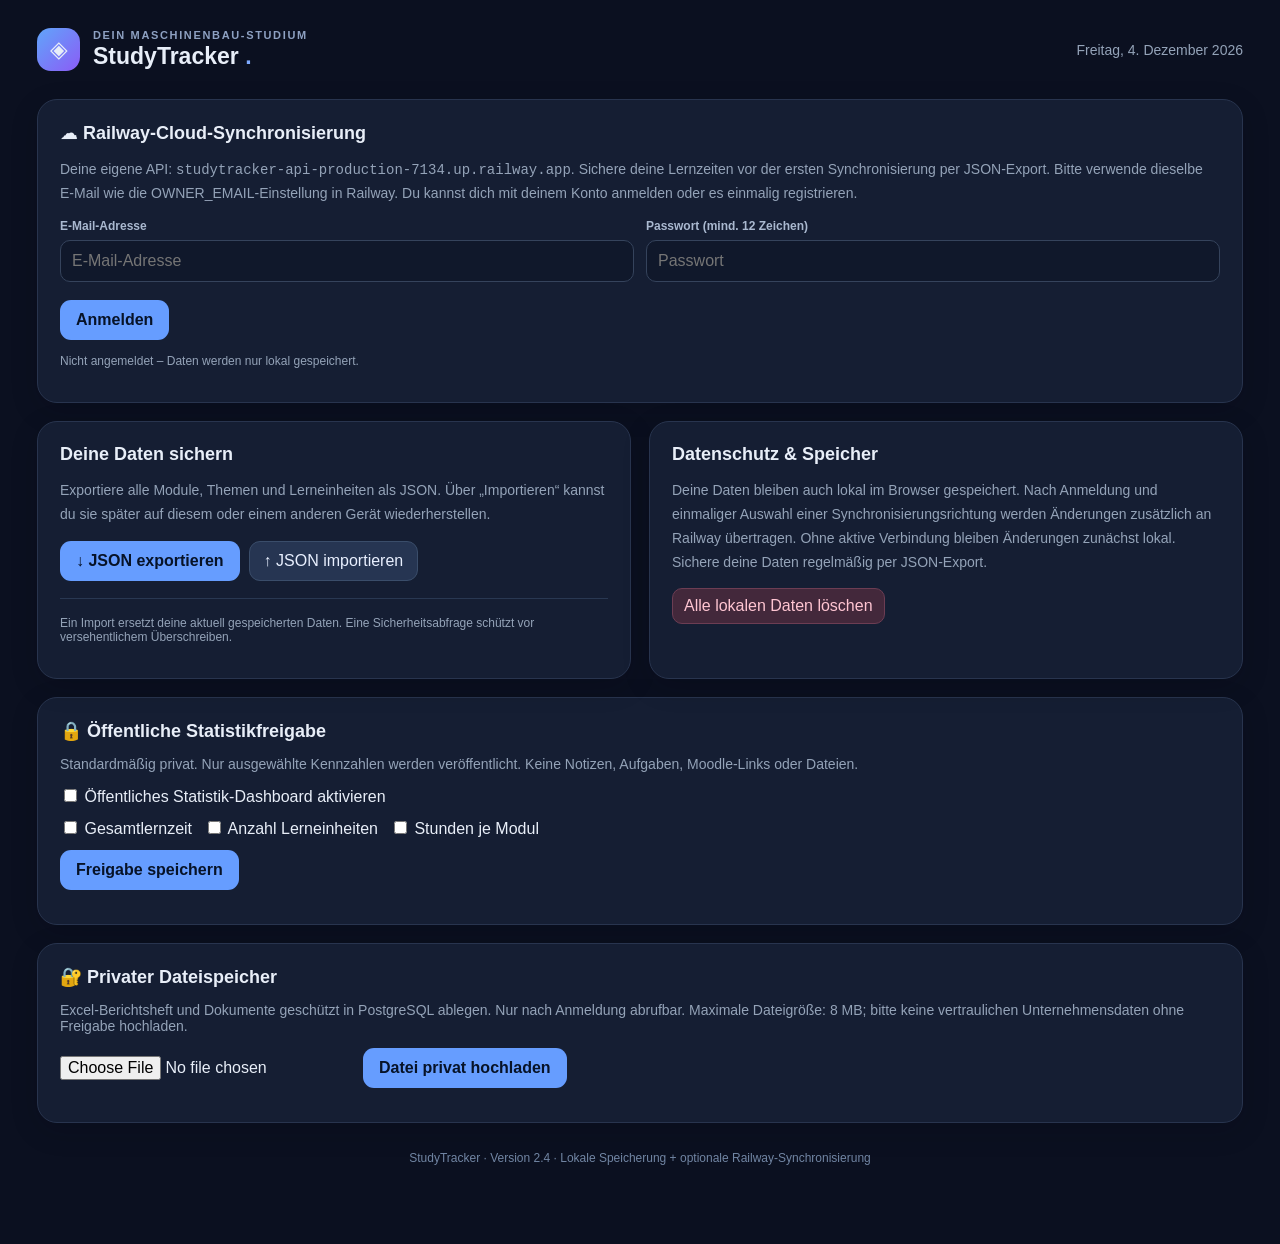
<file: editor.html>
<!doctype html>
<html lang="de"><head><meta charset="utf-8"><meta name="viewport" content="width=device-width,initial-scale=1,viewport-fit=cover"><meta name="theme-color" content="#111827"><title>StudyTracker 2.4 — Timer & Praxisphasen</title>
<style>
:root{font-family:Inter,ui-sans-serif,-apple-system,BlinkMacSystemFont,"Segoe UI",sans-serif;color:#e8eef8;background:#0b1020;font-synthesis:none}*{box-sizing:border-box}body{margin:0;min-height:100vh}button,input,select,textarea{font:inherit}button{cursor:pointer}button:disabled{opacity:.5;cursor:not-allowed}.shell{max-width:1250px;margin:auto;padding:28px 22px 80px}.top{display:flex;justify-content:space-between;align-items:center;gap:18px;margin-bottom:28px}.brand{display:flex;align-items:center;gap:13px}.logo{width:43px;height:43px;display:grid;place-items:center;border-radius:14px;background:linear-gradient(135deg,#60a5fa,#8b5cf6);font-size:23px}.eyebrow{letter-spacing:.15em;text-transform:uppercase;font-size:11px;color:#8ea1c2;font-weight:700}.brand h1{font-size:23px;margin:2px 0 0}.sub{color:#94a3b8;font-size:14px}.main{display:grid;grid-template-columns:minmax(0,1.55fr) minmax(310px,1fr);gap:18px}.stack{display:grid;gap:18px}.card{background:#151e33;border:1px solid #28344e;border-radius:20px;padding:22px;box-shadow:0 8px 28px #0407142a}.card h2{margin:0 0 8px;font-size:18px}.title-row{display:flex;justify-content:space-between;gap:8px;align-items:center;margin-bottom:16px}.muted{color:#94a3b8}.small{font-size:12px}.grid3{display:grid;grid-template-columns:repeat(3,minmax(0,1fr));gap:12px}.metric{border:1px solid #293955;background:#111a2c;border-radius:15px;padding:17px}.metric .num{font-size:28px;font-weight:800;letter-spacing:-1px;margin:8px 0 3px}.primary{background:#669dff;color:#071328;border:none;border-radius:11px;padding:11px 16px;font-weight:750}.secondary{background:#263552;color:#e9f0ff;border:1px solid #3a4d6a;border-radius:11px;padding:10px 14px}.danger{background:#43283b;color:#ffc5d2;border:1px solid #6c3d53;border-radius:10px;padding:8px 11px}.buttons{display:flex;gap:9px;flex-wrap:wrap}.field{display:grid;gap:7px;min-width:0}.field label{font-size:12px;color:#aab9d0;font-weight:650}.field input,.field select,.field textarea{width:100%;background:#10182b;border:1px solid #35435c;color:#edf3ff;border-radius:10px;padding:11px;outline:none}.field input:focus,.field select:focus,.field textarea:focus{border-color:#70a5ff}.two{display:grid;grid-template-columns:1fr 1fr;gap:12px}.three{display:grid;grid-template-columns:1fr 1fr 1fr;gap:12px}.timer{text-align:center;padding:13px 0 19px}.clock{font-variant-numeric:tabular-nums;font-size:clamp(44px,7vw,68px);font-weight:850;letter-spacing:-2px}.pill{display:inline-flex;align-items:center;border-radius:100px;background:#213755;color:#a9d1ff;padding:5px 11px;font-size:12px;font-weight:700}.timer .buttons{justify-content:center;margin-top:15px}.divider{border-top:1px solid #293852;margin:17px 0}.section-plain{margin-top:14px}.module-row{display:flex;justify-content:space-between;gap:15px;align-items:center;padding:12px 0;border-bottom:1px solid #28344e}.module-row:last-child{border-bottom:0}.module-name{display:flex;align-items:center;gap:9px;font-weight:650}.dot{height:10px;width:10px;border-radius:4px;display:inline-block;flex:none}.bar{height:8px;background:#0e1628;border-radius:8px;overflow:hidden;margin-top:8px}.bar>div{height:100%;border-radius:8px}.entry{border-bottom:1px solid #27344d;padding:13px 0;display:flex;justify-content:space-between;gap:8px;align-items:center}.entry:last-child{border-bottom:0}.entry strong{display:block;font-size:14px}.entry .muted{font-size:12px;margin-top:5px}.entry .right{display:flex;align-items:center;gap:9px;white-space:nowrap}.empty{border:1px dashed #3c4a62;border-radius:13px;padding:22px;text-align:center;color:#95a6c3;font-size:14px}.chart{display:flex;gap:8px;height:165px;align-items:end;margin-top:15px}.chart-item{flex:1;text-align:center;font-size:11px;color:#93a7c7;min-width:0}.chart-bar-container{height:130px;display:flex;align-items:end;justify-content:center;margin-bottom:8px;border-bottom:1px solid #33425e}.chart-bar{max-width:48px;width:75%;background:linear-gradient(#91baff,#4d82dd);border-radius:6px 6px 0 0;min-height:2px}.goal{margin-bottom:14px}.goal-head{display:flex;justify-content:space-between;font-size:13px;gap:8px}.goal-title{font-weight:650}.progress{height:8px;background:#0c1426;border-radius:10px;overflow:hidden;margin-top:8px}.progress div{height:100%;background:#75b9a1;border-radius:10px}.actions{display:flex;gap:6px}.icon-button{border:1px solid #37465f;background:#17233a;color:#aebdd6;border-radius:9px;padding:6px 9px}.nav{display:flex;gap:7px;margin-bottom:20px;flex-wrap:wrap}.tab{color:#b5c3d8;border:1px solid #2b3b55;background:#151f34;padding:10px 14px;border-radius:11px;font-weight:700}.tab.active{color:#0b1630;background:#a3c5ff;border-color:#a3c5ff}.hidden{display:none!important}.list-grid{display:grid;grid-template-columns:1fr 1fr;gap:18px}.topic{border:1px solid #2d3b55;border-radius:12px;padding:12px;margin-top:9px}.topic-top{display:flex;gap:9px;justify-content:space-between;align-items:center}.topic-title{font-size:14px;font-weight:650}.footer{color:#7185a3;text-align:center;font-size:12px;margin-top:28px}.toast{position:fixed;bottom:20px;right:20px;background:#a4e4c8;color:#123426;padding:11px 17px;border-radius:12px;box-shadow:0 12px 25px #0005;z-index:4}.inline-note{background:#1a2d45;color:#bed8fc;border:1px solid #395271;padding:12px;border-radius:12px;font-size:13px;line-height:1.5}.section-label{margin:0 0 12px;font-weight:750;font-size:14px}.file-label{display:inline-flex;align-items:center;justify-content:center}.datefilter{max-width:160px}dialog{border:1px solid #3a4a68;background:#162137;color:#edf3ff;border-radius:16px;max-width:min(500px,94vw);width:100%;padding:24px}dialog::backdrop{background:#050913bc}dialog h3{margin-top:0}@media(max-width:900px){.main,.list-grid{grid-template-columns:1fr}.shell{padding:20px 14px 70px}}@media(max-width:550px){.card{padding:17px}.grid3{grid-template-columns:1fr 1fr}.grid3 .metric:last-child{grid-column:span 2}.two,.three{grid-template-columns:1fr}.top{align-items:flex-start}.top .sub{display:none}.clock{font-size:52px}.metric .num{font-size:25px}}
.filterbar{display:flex;flex-wrap:wrap;gap:12px;align-items:end;margin:12px 0 18px}.filterbar .field{min-width:160px;flex:1}.stats-table{width:100%;border-collapse:collapse;font-size:13px}.stats-table th{text-align:left;font-size:11px;color:#9cb0ce;font-weight:600;padding:10px 7px;border-bottom:1px solid #34415b}.stats-table td{padding:11px 7px;border-bottom:1px solid #283550}.stats-table td:last-child,.stats-table th:last-child{text-align:right}.topic-indent{padding-left:15px;border-left:2px solid #526a93}.topic-tools{display:flex;gap:6px;align-items:center}.chip{font-size:11px;padding:4px 7px;background:#24344d;color:#b9d5fd;border-radius:7px}.wide{grid-column:1/-1}@media(max-width:550px){.stats-table{font-size:12px}.filterbar{display:grid;grid-template-columns:1fr}}

.sem-table{width:100%;border-collapse:collapse}.sem-table th,.sem-table td{text-align:left;padding:10px 7px;border-bottom:1px solid #29364f;font-size:13px}.sem-table td:last-child{text-align:right}.sem-toolbar{display:flex;gap:9px;align-items:end;flex-wrap:wrap}.sem-calendar{display:grid;grid-template-columns:repeat(7,minmax(0,1fr));gap:6px}.sem-day{min-height:97px;padding:8px 5px;border:1px solid #33415c;border-radius:10px;background:#17213a;cursor:pointer;text-align:left;color:inherit;font-size:12px}.sem-day.focus{border-color:#60a5fa;background:#1e3558}.sem-day .small{font-size:10px;margin-top:7px;line-height:1.35}.sem-day.muted-day{opacity:.45}.sem-day strong{display:block}.sem-tag{display:block;background:#26405e;border-radius:5px;padding:3px;margin:4px 0}.sem-learn{background:#315849}.sem-event{border-bottom:1px solid #32415e;padding:10px 2px}.sem-event b{display:block}.sem-stat{display:grid;grid-template-columns:repeat(3,1fr);gap:12px}@media(max-width:660px){.sem-calendar{gap:3px}.sem-day{min-height:75px;padding:5px 3px}.sem-day .small{font-size:9px}.sem-stat{grid-template-columns:1fr 1fr}.sem-table{font-size:11px}}

.planweek{display:grid;grid-template-columns:repeat(7,minmax(118px,1fr));gap:6px;min-width:800px}.planday{background:#151f34;border:1px solid #34445d;border-radius:9px;padding:8px;min-height:130px}.planday h3{font-size:12px;margin:0 0 8px}.planitem{display:block;border-radius:6px;padding:6px;margin:5px 0;font-size:11px;background:#293d58;overflow-wrap:anywhere}.planitem.learn{background:#285249}.planitem.exam{background:#70414e}.planitem.task{background:#53446d}.planitem.done{opacity:.5;text-decoration:line-through}.taskrow{padding:12px 0;border-bottom:1px solid #29364f}.taskrow .buttons{margin-top:8px}.taskrow .buttons button{padding:6px 9px}.statsmini{display:grid;grid-template-columns:repeat(3,minmax(0,1fr));gap:10px;margin:14px 0}.statsmini>div{background:#18243a;border-radius:9px;padding:13px}@media(max-width:650px){.statsmini{grid-template-columns:1fr}}

.scroll-section{max-height:460px;overflow-y:auto;overscroll-behavior:contain;padding-right:8px;scrollbar-gutter:stable;scrollbar-color:#607a9b #142038}.scroll-section:focus-visible{outline:2px solid #60a5fa;outline-offset:3px;border-radius:8px}@media(max-width:600px){.scroll-section{max-height:370px}}

/* StudyTracker 2.2: event categories, accessible legend and mobile calendar */
:root{--ev-exam:#f87171;--ev-lecture:#60a5fa;--ev-exercise:#fbbf24;--ev-tutorial:#a78bfa;--ev-practical:#2dd4bf;--ev-coaching:#c4b5fd;--ev-task:#fb923c;--ev-study:#34d399}
.event-pill{display:inline-flex;gap:5px;align-items:center;font-weight:650;font-size:11px;border:1px solid currentColor;padding:3px 7px;border-radius:7px;white-space:normal;line-height:1.3}
.ev-exam{--event-color:var(--ev-exam);color:#fecaca;background:#612b3b!important}.ev-lecture{--event-color:var(--ev-lecture);color:#c1dcff;background:#1b416a!important}.ev-exercise{--event-color:var(--ev-exercise);color:#ffe5a0;background:#674b1d!important}.ev-tutorial{--event-color:var(--ev-tutorial);color:#e7d8ff;background:#453569!important}.ev-practical{--event-color:var(--ev-practical);color:#b9fff3;background:#1a534e!important}.ev-coaching{--event-color:var(--ev-coaching);color:#eee2ff;background:#483d69!important}.ev-task{--event-color:var(--ev-task);color:#ffe2bf;background:#664128!important}.ev-study{--event-color:var(--ev-study);color:#c9ffe8;background:#1d5040!important}
.planitem[class*="ev-"],.sem-tag[class*="ev-"]{border-left:4px solid var(--event-color);padding:5px 6px}
.sem-event[class*="ev-"]{border-left:4px solid var(--event-color);background:#16243a;padding:10px 12px;margin:7px 0;border-radius:8px}
.sem-event .event-pill{margin-bottom:5px}
.calendar-legend{display:flex;flex-wrap:wrap;gap:6px;margin:10px 0 15px}.calendar-legend .event-pill{font-size:11px}
.sem-day{min-width:0;overflow:hidden}.sem-day .small{min-width:0;overflow:hidden}.sem-tag{overflow:hidden;text-overflow:ellipsis}
.planitem{line-height:1.35}.planitem small{display:block;opacity:.95;font-size:10px}
#planCalendar{max-width:100%;overscroll-behavior-x:contain;-webkit-overflow-scrolling:touch;scrollbar-width:thin}
@media(max-width:700px){
  html,body{max-width:100%;overflow-x:hidden} .shell{padding:12px 10px 86px}.card{padding:14px;border-radius:14px;min-width:0}.stack,.main,.list-grid{min-width:0}
  .top{flex-wrap:wrap;gap:8px}.brand h1{font-size:20px}.nav{display:flex;flex-wrap:nowrap;overflow-x:auto;overflow-y:hidden;scroll-snap-type:x proximity;overscroll-behavior-x:contain;-webkit-overflow-scrolling:touch;padding:3px 0 10px;scrollbar-width:thin}.nav .tab{flex:0 0 auto;scroll-snap-align:start;min-height:44px}
  .buttons button,.secondary,.primary,.icon-button{min-height:42px;touch-action:manipulation}.field input,.field select,.field textarea{font-size:16px;min-height:43px}
  .planweek{grid-template-columns:repeat(7,minmax(235px,76vw));min-width:max-content;gap:9px}.planday{min-height:175px;scroll-snap-align:start;padding:11px}.planday h3{font-size:14px}.planitem{font-size:12px;padding:9px;margin:7px 0}#planCalendar{scroll-snap-type:x proximity}
  .sem-calendar{gap:3px}.sem-day{min-height:75px;padding:5px 2px;border-radius:6px}.sem-day strong{font-size:12px}.sem-day .small{font-size:9px}.sem-tag{font-size:0;padding:3px 2px;min-height:8px;line-height:0;border-radius:3px}.sem-tag::first-letter{font-size:0}
  .sem-table{display:block;overflow-x:auto;max-width:100%;-webkit-overflow-scrolling:touch}.sem-table th,.sem-table td{white-space:nowrap}
  .scroll-section{max-height:min(48dvh,390px);overflow-y:auto;-webkit-overflow-scrolling:touch;overscroll-behavior-y:contain;touch-action:pan-y;padding-right:5px}
  dialog{max-width:calc(100vw - 20px);max-height:88dvh;overflow-y:auto;padding:15px}
}
@media(max-width:380px){.grid3{grid-template-columns:1fr}.grid3 .metric:last-child{grid-column:auto}.sem-day{min-height:69px}}
body.st-auth-locked .nav{display:none!important}body.st-auth-locked .tab-panel:not(#settings){display:none!important}body.st-auth-locked #settings{display:block!important}body.st-auth-locked #settings>.card:not(:first-child){display:none!important}body.st-auth-locked #cloudActions{display:none!important}</style><link rel="manifest" href="./manifest.webmanifest"><meta name="apple-mobile-web-app-capable" content="yes"><meta name="apple-mobile-web-app-title" content="StudyTracker"><style>.detail-grid{display:grid;grid-template-columns:repeat(auto-fit,minmax(160px,1fr));gap:10px;margin:14px 0}.detail-card{background:#111a2c;border:1px solid #2d3b55;border-radius:13px;padding:13px}.detail-card strong{display:block;margin-top:6px;font-size:20px}.detail-section{margin:18px 0}.detail-topic{border:1px solid #2b3c59;padding:11px;border-radius:11px;margin:7px 0}.detail-child{margin-left:22px;border-left:3px solid #456187}.detail-actions{display:flex;flex-wrap:wrap;gap:6px;margin-top:8px}.detail-actions button{font-size:12px;padding:7px 10px}.detail-form{display:grid;grid-template-columns:repeat(auto-fit,minmax(170px,1fr));gap:10px;margin-top:12px}.detail-form .wide{grid-column:1/-1}.detail-link{overflow-wrap:anywhere}.muted-link{color:#a9caff}@media(max-width:550px){.detail-child{margin-left:10px}}</style><style>
.focus-overlay{position:fixed;inset:0;background:#09101f;z-index:9999;display:flex;align-items:center;justify-content:center;padding:20px;overflow:auto}.focus-body{text-align:center;width:min(900px,100%)}.focus-head{display:flex;align-items:center;justify-content:space-between;gap:15px}.focus-time{font-size:clamp(58px,13vw,140px);font-variant-numeric:tabular-nums;font-weight:850;letter-spacing:-.055em;margin:14vh 0 12px}.focus-body .buttons button{min-height:50px;min-width:125px}.practice-asset{display:flex;align-items:center;flex-wrap:wrap;justify-content:space-between;gap:8px;padding:10px;border-bottom:1px solid #33425e}.practice-files{max-height:270px;overflow:auto;overscroll-behavior:contain}.phase-card{min-width:0}.phase-card textarea{min-height:78px}.phase-card a{word-break:break-all}.phase-card summary{cursor:pointer;font-weight:700;padding:4px}.practice-file-input{max-width:100%}@media(max-width:600px){.focus-time{margin:16vh 0 15px;font-size:clamp(48px,16vw,86px)}.focus-body .buttons{flex-direction:column}.focus-body .buttons button{width:100%}.practice-asset{align-items:flex-start}}
</style></head><body class="st-auth-locked"><div class="shell"><header class="top"><div class="brand"><div class="logo">◈</div><div><div class="eyebrow">Dein Maschinenbau-Studium</div><h1>StudyTracker <span style="color:#7eaaff">.</span></h1></div></div><div class="sub" id="today"></div></header>
<nav class="nav"><button class="tab" data-tab="dashboard">◫ Dashboard</button><button class="tab" data-tab="topics">▦ Module & Themen</button><button class="tab" data-tab="semester">▦ Studienplan</button><button class="tab" data-tab="planner">▤ Wochenplan & Aufgaben</button><button class="tab" data-tab="practice">▧ Praxisphasen</button><button class="tab" data-tab="history">◷ Lernprotokoll</button><button class="tab active" data-tab="settings">⚙ Daten & Einstellungen</button></nav>
<section id="dashboard" class="tab-panel"><div class="stack"><div class="grid3"><div class="metric"><div class="sub">Heute gelernt</div><div class="num" id="todayMetric">0 h</div><div class="small muted" id="todayCount">0 Lerneinheiten</div></div><div class="metric"><div class="sub">Diese Woche</div><div class="num" id="weekMetric">0 h</div><div class="small muted" id="weekCount">0 Lerneinheiten</div></div><div class="metric"><div class="sub">Gesamte Lernzeit</div><div class="num" id="totalMetric">0 h</div><div class="small muted" id="totalCount">0 Einträge</div></div></div><div class="main"><div class="stack"><div class="card"><div class="title-row"><div><h2>Fokuszeit erfassen</h2><div class="sub">Zeit für ein Modul und Thema stoppen</div></div><span class="pill" id="timerStatus">Bereit</span></div><div class="two"><div class="field"><label for="timerModule">Modul</label><select id="timerModule"></select></div><div class="field"><label for="timerTopic">Thema (optional)</label><select id="timerTopic"></select></div></div><div class="timer"><div class="clock" id="clock">00:00:00</div><div class="sub" id="runningInfo">Bereit für deine nächste Lerneinheit?</div><div class="buttons"><button id="startBtn" class="primary">▶ Starten</button><button id="pauseBtn" class="secondary" disabled>Ⅱ Pause</button><button id="finishBtn" class="secondary" disabled>■ Speichern</button><button id="resetBtn" class="icon-button" title="Timer zurücksetzen">↺</button><button id="focusOpen" class="secondary" type="button">⛶ Fokusmodus</button></div></div><div class="divider"></div><div class="section-label">Oder Lernzeit manuell hinzufügen</div><form id="manualForm" class="stack" style="gap:12px"><div class="three"><div class="field"><label>Datum</label><input type="date" id="manualDate" required></div><div class="field"><label>Dauer (Minuten)</label><input type="number" id="manualMinutes" min="1" max="1440" value="45" required></div><div class="field"><label>Modul</label><select id="manualModule"></select></div></div><div class="two"><div class="field"><label>Thema (optional)</label><select id="manualTopic"></select></div><div class="field"><label>Notiz (optional)</label><input id="manualNote" maxlength="160" placeholder="z. B. Aufgabenblatt 2"></div></div><button class="secondary" type="submit">+ Lernzeit eintragen</button></form></div><div class="card"><div class="title-row"><div><h2>Lernstunden der letzten 7 Tage</h2><div class="sub">Nur tatsächlich erfasste Lernzeit</div></div></div><div class="chart" id="weekChart"></div></div><div class="card"><div class="title-row"><h2>Letzte Lerneinheiten</h2><button class="icon-button" data-go="history">Alle ansehen →</button></div><div id="recentEntries"></div></div></div><div class="stack"><div class="card"><div class="title-row"><div><h2>Modulübersicht</h2><div class="sub">Deine gesamte Lernzeit je Modul</div></div><button class="icon-button" data-go="topics">Bearbeiten →</button></div><div id="moduleOverview"></div></div><div class="card"><div class="title-row"><div><h2>Wochenziele</h2><div class="sub">Montag bis Sonntag</div></div></div><div id="goalOverview"></div></div><div class="card"><h2>Dein Lerncockpit</h2><p class="sub" style="line-height:1.6">Starte mit einem Modul, lege Themen an und protokolliere deine Lernzeit. Die Statistiken werden automatisch aus deinen Einträgen berechnet.</p></div></div></div></div></section>
<section id="topics" class="tab-panel hidden"><div class="card" style="margin-bottom:18px"><div class="title-row"><div><h2>Modul-Cockpit</h2><p class="sub">Wähle ein Modul, bearbeite seine Angaben und verwalte darunter die zugehörigen Themen und Unterthemen.</p></div></div><div class="field"><label>Modul auswählen</label><select id="detailModule"></select></div><div id="moduleDetail" style="margin-top:16px"></div></div><div class="list-grid"><div class="stack"><div class="card"><h2>Neues Modul hinzufügen</h2><p class="sub">Zum Beispiel Mathematik I oder Technische Mechanik.</p><form id="moduleForm" class="stack"><div class="field"><label>Modulname</label><input id="newModule" maxlength="60" placeholder="Modulname" required></div><div class="two"><div class="field"><label>Wochenziel (Stunden)</label><input id="newGoal" type="number" min="0" max="168" step="0.5" value="4" required></div><div class="field"><label>Farbe</label><input id="newColor" type="color" value="#679cfa" style="height:43px;padding:4px"></div></div><button class="primary">+ Modul anlegen</button></form></div><div class="card"><h2>Deine Module</h2><div id="moduleList" class="scroll-section" tabindex="0" aria-label="Deine Module, scrollbarer Bereich"></div></div></div><div class="stack"><div class="card"><h2>Thema hinzufügen</h2><form id="topicForm" class="stack"><div class="field"><label>Modul</label><select id="topicModule"></select></div><div class="field"><label>Übergeordnetes Thema (optional)</label><select id="parentTopic"><option value="">Hauptthema</option></select></div><div class="field"><label>Thema / Unterthema</label><input id="newTopic" maxlength="100" placeholder="z. B. Integralrechnung" required></div><div class="field"><label>Aktueller Kenntnisstand</label><select id="topicMastery"><option value="0">Noch nicht begonnen</option><option value="1">Unsicher</option><option value="2">In Bearbeitung</option><option value="3">Gut verstanden</option><option value="4">Sicher beherrscht</option></select></div><button class="secondary">+ Thema anlegen</button></form></div><div class="card"><div class="title-row"><h2>Themen & Wissensstand</h2><span class="small muted" id="topicCount"></span></div><div id="topicList" class="scroll-section" tabindex="0" aria-label="Themen und Wissensstand, scrollbarer Bereich"></div></div></div></div><div class="card" style="margin-top:18px"><div class="title-row"><div><h2>Lernzeit nach Thema</h2><div class="sub">Auswertung deiner dokumentierten Lerneinheiten</div></div></div><div class="filterbar"><div class="field"><label>Modul</label><select id="statsModule"></select></div><div class="field"><label>Zeitraum</label><select id="statsPeriod"><option value="all">Gesamte Zeit</option><option value="week">Diese Woche</option><option value="month">Dieser Monat</option></select></div></div><div id="topicStats" class="scroll-section" tabindex="0" aria-label="Themenstatistik, scrollbarer Bereich"></div></div></section>
<section id="semester" class="tab-panel hidden"><div class="stack"><div class="card"><h2>Studienplan · Wintersemester 2026/27</h2><p class="sub">Quelle: Modulhandbuch Version 8 und Stundenplan Wetzlar, Gruppe 5 (Stand 13.10.2026). Termine sind geplante Veranstaltungen, keine bestätigte Anwesenheit. Praxispräsentationen ausgeschlossen.</p><div class="buttons"><button id="semImport" class="primary">Studienmodule & Termine übernehmen</button><button id="semIcs">Kalender als ICS exportieren</button></div><p class="sub" id="semStatus">Der Import ist optional und wiederholbar. Vorher ein JSON-Backup erstellen.</p></div><div class="card"><h2>Soll-Ist-Workload</h2><p class="sub">Ist = selbst dokumentierte Lernzeit. Geplante Präsenzzeit wird getrennt dargestellt und nicht automatisch als besucht gezählt. Soll-Selbststudium stammt aus dem Modulhandbuch (25 h je ECTS).</p><div style="overflow:auto"><table class="sem-table"><thead><tr><th>Modul</th><th>ECTS</th><th>Soll gesamt</th><th>Soll Präsenz</th><th>Soll selbst</th><th>Ist gelernt</th><th>Offen selbst</th></tr></thead><tbody id="semWork"></tbody></table></div></div><div class="card"><div class="title-row"><h2>Kalender</h2><div class="sem-toolbar"><button id="semPrev">←</button><strong id="semMonth"></strong><button id="semNext">→</button></div></div><p class="sub">Klicke auf einen Tag, um Vorlesungen und deine Lernzeiten zu sehen.</p><div class="sem-calendar" id="semCalendar"></div><h3 id="semDayTitle"></h3><div id="semDayDetail"></div></div></div></section>
<section id="planner" class="tab-panel hidden"><div class="stack">
<div class="card"><div class="title-row"><div><h2>Wochenplan</h2><p class="sub">Vorlesungen, Lernblöcke, Klausuren und Aufgaben in einer Ansicht. Geplante Zeiten werden nicht als gelernt gezählt.</p></div><div class="sem-toolbar"><button id="planPrev" type="button">←</button><strong id="planWeek"></strong><button id="planNext" type="button">→</button><button id="planToday" type="button">Heute</button></div></div><div id="planCalendar" style="overflow-x:auto"></div></div>
<div class="list-grid"><div class="card"><h2>Neue Aufgabe oder Lernblock</h2><form class="stack" id="taskForm"><div class="field"><label>Titel</label><input id="taskTitle" maxlength="140" required placeholder="z. B. TM1 Aufgabenblatt 4"></div><div class="two"><div class="field"><label>Typ</label><select id="taskKind"><option value="task">Aufgabe / Abgabe</option><option value="study">Geplanter Lernblock</option><option value="exam">Prüfung / Klausur</option></select></div><div class="field"><label>Modul</label><select id="taskModule"></select></div></div><div class="two"><div class="field"><label>Datum</label><input id="taskDate" type="date" required></div><div class="field"><label>Startzeit (optional)</label><input id="taskTime" type="time"></div></div><div class="two"><div class="field"><label>Geplante Dauer in Minuten</label><input id="taskMinutes" type="number" value="60" min="0" max="1440" step="5"></div><div class="field"><label>Priorität</label><select id="taskPriority"><option value="normal">Normal</option><option value="high">Hoch</option><option value="low">Niedrig</option></select></div></div><div class="field"><label>Notiz (optional)</label><textarea id="taskNote" rows="2" maxlength="600"></textarea></div><div class="buttons"><button id="taskSubmit" class="primary">+ Eintrag erstellen</button><button id="taskCancel" type="button" class="secondary hidden">Bearbeitung abbrechen</button></div></form></div>
<div class="card"><div class="title-row"><h2>Aufgaben & Prüfungsvorbereitung</h2><span class="pill" id="taskCount">0 offen</span></div><div class="field"><label>Ansicht</label><select id="taskFilter"><option value="open">Offene Aufgaben</option><option value="all">Alle Einträge</option><option value="exam">Nur Prüfungen</option><option value="study">Nur Lernblöcke</option><option value="done">Erledigte Aufgaben</option></select></div><div id="taskList" class="scroll-section" tabindex="0" aria-label="Aufgabenliste, scrollbarer Bereich"></div></div></div>
<div class="card"><h2>Semesteranalyse</h2><p class="sub">Zeitanteiliges Soll ist eine Orientierung, keine Bewertung deiner Lernleistung. Kalender-Vorlesungen sind geplant und werden nicht automatisch als besucht gezählt.</p><div id="planStats"></div></div>
<div class="card"><h2>Offline & Datensicherung</h2><p class="sub" id="planOnlineStatus"></p><p class="sub">Einträge bleiben lokal erhalten. Die Synchronisierung erfolgt bei bestehender Verbindung und Anmeldung. Bei Änderungen auf mehreren Geräten kann ein Konflikt entstehen; exportiere deshalb regelmäßig JSON-Backups. Eine vollständige Offline-Installation (PWA) folgt als eigenes Update.</p></div>
</div></section><section id="practice" class="tab-panel hidden"><div class="stack"><div class="card"><div class="title-row"><div><h2>Praxisphasen</h2><div class="sub">Praxisprojekte, Berichte, Protokolle und Präsentationen organisieren</div></div></div><form id="phaseForm" class="stack"><div class="two"><div class="field"><label>Name der Praxisphase</label><input id="phaseName" required maxlength="120" placeholder="z. B. Praxisphase 1 – Fertigung"></div><div class="field"><label>Zeitraum (optional)</label><input id="phasePeriod" maxlength="80" placeholder="z. B. März – April 2027"></div></div><div class="field"><label>Beschreibung (optional)</label><textarea id="phaseDesc" rows="2" maxlength="1500"></textarea></div><button type="submit" class="primary">+ Praxisphase anlegen</button></form></div><div id="phaseList" class="stack"></div><div class="card"><h2>Excel-Berichtsheft</h2><p class="sub">Trage einen privaten Excel-Online- oder OneDrive-Link ein. Der Link wird mit deinem Railway-Konto synchronisiert, aber nicht auf dem öffentlichen Dashboard angezeigt. Ob eine Vorschau eingebettet werden kann, hängt von der Freigabe und den Sicherheitseinstellungen des Anbieters ab.</p><form id="reportForm" class="stack"><div class="field"><label>Link zu deinem Berichtsheft (https://)</label><input id="reportLink" type="url" placeholder="https://..."></div><div class="buttons"><button class="primary" type="submit">Link speichern</button><a id="reportOpen" class="secondary hidden" target="_blank" rel="noopener noreferrer">Berichtsheft öffnen ↗</a><button id="reportPreview" type="button" class="secondary">Vorschau ein-/ausblenden</button></div></form><div id="reportFrameHolder" class="hidden" style="margin-top:16px"><p class="sub small">Die Vorschau lädt Inhalte von einem externen Anbieter. Ein Login kann notwendig sein; einige Anbieter blockieren das Einbetten.</p><iframe id="reportFrame" title="Excel Berichtsheft Vorschau" referrerpolicy="no-referrer" sandbox="allow-scripts allow-same-origin allow-forms allow-popups" style="width:100%;min-height:450px;border:1px solid #35435c;border-radius:14px;background:white"></iframe></div><div class="divider"></div><p class="sub small">Alternative: Eine lokale Excel-Datei kannst du unten bei einer Praxisphase als Anhang ablegen. Solche Anhänge bleiben ausschließlich auf diesem Gerät und sind nicht Bestandteil des JSON-Backups oder der Cloud-Synchronisierung.</p></div></div></section><section id="history" class="tab-panel hidden"><div class="card"><div class="title-row"><div><h2>Lernprotokoll</h2><div class="sub">Deine dokumentierten Lernzeiten</div></div><div class="field"><label>Nach Modul filtern</label><select id="historyModule" class="datefilter"></select></div></div><div class="filterbar"><div class="field"><label>Nach Thema filtern</label><select id="historyTopic"></select></div><div class="field"><label>Zeitraum</label><select id="historyPeriod"><option value="all">Gesamte Zeit</option><option value="week">Diese Woche</option><option value="month">Dieser Monat</option></select></div></div><div id="historyEntries"></div></div></section>
<section id="settings" class="tab-panel"><div class="card" style="margin-bottom:18px"><h2>☁ Railway-Cloud-Synchronisierung</h2><p class="sub" style="line-height:1.65">Deine eigene API: <code>studytracker-api-production-7134.up.railway.app</code>. Sichere deine Lernzeiten vor der ersten Synchronisierung per JSON-Export. Bitte verwende dieselbe E-Mail wie die OWNER_EMAIL-Einstellung in Railway. Du kannst dich mit deinem Konto anmelden oder es einmalig registrieren.</p><div class="filterbar"><div class="field"><label>E-Mail-Adresse</label><input id="cloudEmail" type="email" autocomplete="username" placeholder="E-Mail-Adresse"></div><div class="field"><label>Passwort (mind. 12 Zeichen)</label><input id="cloudPassword" type="password" minlength="12" autocomplete="current-password" placeholder="Passwort"></div></div><div class="buttons"><button id="cloudLogin" class="primary">Anmelden</button><button id="cloudRegister" class="secondary hidden" style="display:none" disabled>Registrierung deaktiviert</button><button id="cloudLogout" class="secondary hidden">Abmelden</button></div><p class="sub small" id="cloudStatus" role="status" style="margin-top:14px">Nicht angemeldet – Daten werden nur lokal gespeichert.</p><div id="cloudActions" class="hidden"><div class="divider"></div><p class="sub" style="line-height:1.65"><strong>Erste Synchronisierung:</strong> Wähle nur eine Richtung. <strong>Hochladen</strong> ersetzt den Stand auf Railway durch die lokalen Daten; <strong>Herunterladen</strong> ersetzt die lokalen Daten durch den Railway-Stand. Danach werden Änderungen automatisch synchronisiert. Bei Konflikten wird gestoppt, nicht überschrieben.</p><div class="buttons"><button id="cloudUpload" class="primary">↑ Lokale Daten in die Cloud</button><button id="cloudDownload" class="secondary">↓ Cloud-Daten auf dieses Gerät</button><button id="cloudSyncNow" class="secondary">↻ Jetzt synchronisieren</button></div></div></div><div class="list-grid"><div class="card"><h2>Deine Daten sichern</h2><p class="sub" style="line-height:1.7">Exportiere alle Module, Themen und Lerneinheiten als JSON. Über „Importieren“ kannst du sie später auf diesem oder einem anderen Gerät wiederherstellen.</p><div class="buttons"><button id="exportBtn" class="primary">↓ JSON exportieren</button><label class="secondary file-label" for="importFile">↑ JSON importieren</label><input type="file" id="importFile" accept=".json,application/json" class="hidden"></div><div class="divider"></div><p class="sub small">Ein Import ersetzt deine aktuell gespeicherten Daten. Eine Sicherheitsabfrage schützt vor versehentlichem Überschreiben.</p></div><div class="card"><h2>Datenschutz & Speicher</h2><p class="sub" style="line-height:1.7">Deine Daten bleiben auch lokal im Browser gespeichert. Nach Anmeldung und einmaliger Auswahl einer Synchronisierungsrichtung werden Änderungen zusätzlich an Railway übertragen. Ohne aktive Verbindung bleiben Änderungen zunächst lokal. Sichere deine Daten regelmäßig per JSON-Export.</p><button id="clearBtn" class="danger">Alle lokalen Daten löschen</button></div></div></section><div class="card" style="margin-top:18px"><h2>🔒 Öffentliche Statistikfreigabe</h2><p class="sub">Standardmäßig privat. Nur ausgewählte Kennzahlen werden veröffentlicht. Keine Notizen, Aufgaben, Moodle-Links oder Dateien.</p><label><input type="checkbox" id="pubEnabled"> Öffentliches Statistik-Dashboard aktivieren</label><div class="filterbar" style="margin:12px 0"><label><input type="checkbox" class="pubField" value="total_hours"> Gesamtlernzeit</label><label><input type="checkbox" class="pubField" value="session_count"> Anzahl Lerneinheiten</label><label><input type="checkbox" class="pubField" value="modules"> Stunden je Modul</label></div><button id="pubSave" class="primary">Freigabe speichern</button><p id="pubInfo" class="sub small"></p></div><div class="card" style="margin-top:18px"><h2>🔐 Privater Dateispeicher</h2><p class="sub">Excel-Berichtsheft und Dokumente geschützt in PostgreSQL ablegen. Nur nach Anmeldung abrufbar. Maximale Dateigröße: 8 MB; bitte keine vertraulichen Unternehmensdaten ohne Freigabe hochladen.</p><input id="privateFileInput" type="file" accept=".xlsx,.xls,.pdf,.docx,.pptx,.txt,.csv"><button id="privateUpload" class="primary">Datei privat hochladen</button><p id="privateFilesInfo" class="sub small"></p><div id="privateFilesList" class="stack"></div></div><div class="footer">StudyTracker · Version 2.4 · Lokale Speicherung + optionale Railway-Synchronisierung</div></div>
<div id="focusOverlay" class="focus-overlay hidden" role="dialog" aria-modal="true" aria-label="Lerntimer Fokusmodus"><div class="focus-body"><div class="focus-head"><span class="pill">StudyTracker · Fokus</span><button id="focusClose" class="secondary">✕ Schließen</button></div><div class="focus-time" id="focusClock">00:00:00</div><p id="focusState" class="sub">Bereit</p><p id="focusSubject" class="sub"></p><div class="buttons" style="justify-content:center"><button id="focusStart" class="primary">▶ Starten</button><button id="focusPause" class="secondary">Ⅱ Pause</button><button id="focusFinish" class="secondary">■ Speichern</button></div></div></div>
<script>
'use strict';
const KEY='studytracker_v1';
const colors=['#6e9ef6','#e8ac67','#6abeb2','#ac8be8','#e57a9b'];
const defaults=()=>({modules:[{id:'m1',name:'Mathematik',color:colors[0],goal:6},{id:'m2',name:'Technische Mechanik',color:colors[1],goal:5},{id:'m3',name:'Werkstoffkunde',color:colors[2],goal:3},{id:'m4',name:'Konstruktion',color:colors[3],goal:4}],topics:[],entries:[]});
function readData(){try{const d=JSON.parse(localStorage.getItem(KEY));if(d&&Array.isArray(d.modules)&&Array.isArray(d.topics)&&Array.isArray(d.entries))return d;}catch(e){}return defaults()}
let db=readData();const $=id=>document.getElementById(id);const fmt=n=>Number(n).toLocaleString('de-DE',{maximumFractionDigits:1});const esc=s=>String(s??'').replace(/[&<>"']/g,c=>({'&':'&amp;','<':'&lt;','>':'&gt;','"':'&quot;',"'":'&#39;'}[c]));const uid=()=>typeof crypto!=='undefined'&&crypto.randomUUID?crypto.randomUUID():Date.now().toString(36)+Math.random().toString(36).slice(2);const getM=id=>db.modules.find(m=>m.id===id);const getT=id=>db.topics.find(t=>t.id===id);const dayKey=d=>`${d.getFullYear()}-${String(d.getMonth()+1).padStart(2,'0')}-${String(d.getDate()).padStart(2,'0')}`;const today=()=>dayKey(new Date());const dateOf=s=>new Date(s+'T12:00:00');const startWeek=()=>{const d=dateOf(today());d.setDate(d.getDate()-(d.getDay()+6)%7);return dayKey(d)};const sum=entries=>entries.reduce((s,e)=>s+e.minutes,0);const hr=min=>fmt(min/60)+' h';
const notify=msg=>{document.querySelector('.toast')?.remove();const el=document.createElement('div');el.className='toast';el.textContent=msg;document.body.append(el);setTimeout(()=>el.remove(),3000)};
function persist(){try{localStorage.setItem(KEY,JSON.stringify(db))}catch(e){alert('Speicherfehler: Bitte exportiere deine Daten.')}render();cloudChanged()}
function selectOptions(id,extra=[]){const el=$(id);const prev=el.value;el.innerHTML=extra.map(([v,n])=>`<option value="${esc(v)}">${esc(n)}</option>`).join('')+db.modules.map(m=>`<option value="${esc(m.id)}">${esc(m.name)}</option>`).join('');if([...el.options].some(x=>x.value===prev))el.value=prev}
function topicOptions(modSelect,topicSelect){const m=$(modSelect).value;const el=$(topicSelect);const prev=el.value;el.innerHTML='<option value="">Kein Thema</option>'+db.topics.filter(t=>t.moduleId===m).map(t=>`<option value="${esc(t.id)}">${esc(t.parentId?"↳ ":"")}${esc(t.name)}</option>`).join('');if([...el.options].some(x=>x.value===prev))el.value=prev}
const getStats=()=>{const week=startWeek();return {today:db.entries.filter(e=>e.date===today()),week:db.entries.filter(e=>e.date>=week&&e.date<=today()),all:db.entries}};
function drawOverview(){const stats=getStats();[['today','today'],['week','week'],['total','all']].forEach(([prefix,key])=>{$(prefix+'Metric').textContent=hr(sum(stats[key]));$(prefix+'Count').textContent=stats[key].length+' Lerneinheiten'});$('today').textContent=new Date().toLocaleDateString('de-DE',{weekday:'long',day:'numeric',month:'long',year:'numeric'});
const weekStats=stats.week;const totalByModule=db.modules.map(m=>({...m,minutes:sum(db.entries.filter(e=>e.moduleId===m.id)),wMinutes:sum(weekStats.filter(e=>e.moduleId===m.id))}));const max=Math.max(1,...totalByModule.map(m=>m.minutes));$('moduleOverview').innerHTML=totalByModule.length?totalByModule.map(m=>`<div class="module-row" style="display:block"><div style="display:flex;justify-content:space-between;gap:9px"><span class="module-name"><i class="dot" style="background:${m.color}"></i>${esc(m.name)}</span><strong>${hr(m.minutes)}</strong></div><div class="bar"><div style="background:${m.color};width:${m.minutes/max*100}%"></div></div></div>`).join(''):'<div class="empty">Lege dein erstes Modul an.</div>';
$('goalOverview').innerHTML=totalByModule.filter(m=>m.goal>0).map(m=>`<div class="goal"><div class="goal-head"><span class="goal-title">${esc(m.name)}</span><span class="muted">${hr(m.wMinutes)} / ${fmt(m.goal)} h</span></div><div class="progress"><div style="width:${Math.min(100,m.wMinutes/(m.goal*60)*100)}%"></div></div></div>`).join('')||'<div class="empty">Keine Wochenziele vorhanden.</div>';
const lastDays=Array.from({length:7},(_,i)=>{const d=dateOf(today());d.setDate(d.getDate()-6+i);return{date:dayKey(d),label:d.toLocaleDateString('de-DE',{weekday:'short'}),minutes:sum(db.entries.filter(e=>e.date===dayKey(d)))}});const barmax=Math.max(60,...lastDays.map(d=>d.minutes));$('weekChart').innerHTML=lastDays.map(d=>`<div class="chart-item"><div class="small" style="margin-bottom:4px">${d.minutes?fmt(d.minutes/60):''}</div><div class="chart-bar-container"><div class="chart-bar" style="height:${Math.max(2,100*d.minutes/barmax)}%"></div></div>${esc(d.label)}</div>`).join('');
$('recentEntries').innerHTML=db.entries.length?sortEntries(db.entries).slice(0,4).map(entryHtml).join(''):'<div class="empty">Noch keine Lerneinheiten erfasst. Starte deinen ersten Timer!</div>';
}
function sortEntries(a){return [...a].sort((x,y)=>((y.date||'')+' '+(y.createdAt||'')).localeCompare((x.date||'')+' '+(x.createdAt||'')))}
function entryHtml(e){return `<div class="entry"><div><strong>${esc(getM(e.moduleId)?.name||'Gelöschtes Modul')}${getT(e.topicId)?' · '+esc(getT(e.topicId).name):''}</strong><div class="muted">${esc(dateOf(e.date).toLocaleDateString('de-DE'))}${e.note?' · '+esc(e.note):''}</div></div><div class="right"><strong>${hr(e.minutes)}</strong><button class="icon-button" title="Eintrag löschen" data-delete-entry="${esc(e.id)}">×</button></div></div>`}
function drawTopics(){$('moduleList').innerHTML=db.modules.map(m=>`<div class="module-row"><div><span class="module-name"><i class="dot" style="background:${m.color}"></i>${esc(m.name)}</span><span class="small muted">Wochenziel: ${fmt(m.goal)} h</span></div><div class="actions"><button class="icon-button" data-edit-module="${esc(m.id)}" title="Wochenziel bearbeiten">✎</button><button class="icon-button" data-delete-module="${esc(m.id)}" title="Modul löschen">×</button></div></div>`).join('')||'<div class="empty">Noch keine Module.</div>';
$('topicCount').textContent=db.topics.length+' Themen';$('topicList').innerHTML=db.topics.length?db.modules.map(m=>{const a=db.topics.filter(t=>t.moduleId===m.id);return a.length?`<div style="margin-bottom:15px"><div class="module-name"><i class="dot" style="background:${m.color}"></i>${esc(m.name)}</div>${a.map(t=>`<div class="topic ${t.parentId?'topic-indent':''}"><div class="topic-top"><span class="topic-title">${t.parentId?'↳ ':''}${esc(t.name)}</span><span class="topic-tools"><span class="chip">${hr(sum(db.entries.filter(e=>e.topicId===t.id)))}</span><button class="icon-button" data-edit-topic="${esc(t.id)}" title="Thema umbenennen">✎</button><button class="icon-button" data-delete-topic="${esc(t.id)}" title="Thema löschen">×</button></span></div><div class="field" style="margin-top:10px"><label>Kenntnisstand</label><select data-mastery="${esc(t.id)}">${['Noch nicht begonnen','Unsicher','In Bearbeitung','Gut verstanden','Sicher beherrscht'].map((label,i)=>`<option value="${i}" ${t.mastery===i?'selected':''}>${label}</option>`).join('')}</select></div></div>`).join('')}</div>`:''}).join(''):'<div class="empty">Füge Themen hinzu und bewerte deinen Lernfortschritt.</div>'}
function filteredEntries(moduleId,topicId,period){return sortEntries(db.entries).filter(e=>(!moduleId||e.moduleId===moduleId)&&(!topicId||e.topicId===topicId)&&(period==='all'||(period==='week'?e.date>=startWeek()&&e.date<=today():e.date>=today().slice(0,7)+'-01'&&e.date<=today())))}
function drawHistory(){const entries=filteredEntries($('historyModule').value,$('historyTopic').value,$('historyPeriod').value);$('historyEntries').innerHTML=entries.length?entries.map(entryHtml).join(''):'<div class="empty">Keine passenden Lerneinheiten gefunden.</div>'}
function drawTopicStats(){const moduleId=$('statsModule').value,period=$('statsPeriod').value,entries=filteredEntries(moduleId,'',period),total=sum(entries),topics=db.topics.filter(t=>!moduleId||t.moduleId===moduleId);let rows=topics.map(t=>({t,minutes:sum(entries.filter(e=>e.topicId===t.id))})).filter(o=>o.minutes>0).sort((a,b)=>b.minutes-a.minutes);const unattributed=sum(entries.filter(e=>!e.topicId||!getT(e.topicId)));if(unattributed)rows.push({t:{name:'Ohne Thema',moduleId:''},minutes:unattributed});$('topicStats').innerHTML=`<p class="sub">${hr(total)} erfasst · ${entries.length} Lerneinheiten · ${rows.length} Themen/Kategorien mit Zeit</p>`+(rows.length?`<div style="overflow-x:auto"><table class="stats-table"><thead><tr><th>Thema</th><th>Modul</th><th>Anteil</th><th>Zeit</th></tr></thead><tbody>${rows.map(({t,minutes})=>`<tr><td>${esc(t.name)}</td><td>${esc(getM(t.moduleId)?.name||'—')}</td><td>${fmt(total?minutes/total*100:0)} %</td><td><strong>${hr(minutes)}</strong></td></tr>`).join('')}</tbody></table></div>`:'<div class="empty">Noch keine erfassten Lernzeiten in diesem Zeitraum.</div>')}
function parentOptions(){const el=$('parentTopic'),prev=el.value,moduleId=$('topicModule').value;el.innerHTML='<option value="">Hauptthema</option>'+db.topics.filter(t=>t.moduleId===moduleId&&!t.parentId).map(t=>`<option value="${esc(t.id)}">${esc(t.name)}</option>`).join('');if([...el.options].some(o=>o.value===prev))el.value=prev}
function historyTopicOptions(){const el=$('historyTopic'),prev=el.value,moduleId=$('historyModule').value;el.innerHTML='<option value="">Alle Themen</option>'+db.topics.filter(t=>!moduleId||t.moduleId===moduleId).map(t=>`<option value="${esc(t.id)}">${esc(t.name)}</option>`).join('');if([...el.options].some(o=>o.value===prev))el.value=prev}

function render(){for(const id of ['timerModule','manualModule','topicModule'])selectOptions(id);selectOptions('historyModule',[['','Alle Module']]);selectOptions('statsModule',[['','Alle Module']]);parentOptions();historyTopicOptions();topicOptions('timerModule','timerTopic');topicOptions('manualModule','manualTopic');drawOverview();drawTopics();drawModuleDetail();drawHistory();drawTopicStats();drawSemester();if(!db.modules.length&&timer.running)pauseTimer();$('startBtn').disabled=!db.modules.length||timer.running;}
for(const [a,b] of [['timerModule','timerTopic'],['manualModule','manualTopic']])$(a).addEventListener('change',()=>topicOptions(a,b));$('historyModule').addEventListener('change',()=>{historyTopicOptions();drawHistory()});$('historyTopic').addEventListener('change',drawHistory);$('historyPeriod').addEventListener('change',drawHistory);$('statsModule').addEventListener('change',drawTopicStats);$('statsPeriod').addEventListener('change',drawTopicStats);$('topicModule').addEventListener('change',parentOptions);
document.querySelectorAll('.tab').forEach(btn=>btn.addEventListener('click',()=>showTab(btn.dataset.tab)));document.addEventListener('click',e=>{const go=e.target.closest('[data-go]');if(go)showTab(go.dataset.go)});let editorAuthorized=false;function accessGate(allowed){editorAuthorized=!!allowed;document.body.classList.toggle("st-auth-locked",!allowed);showTab(allowed?"dashboard":"settings")} function showTab(id){if(!editorAuthorized&&id!=="settings")return;document.querySelectorAll('.tab').forEach(t=>t.classList.toggle('active',t.dataset.tab===id));document.querySelectorAll('.tab-panel').forEach(p=>p.classList.toggle('hidden',p.id!==id))}
$('moduleForm').addEventListener('submit',e=>{e.preventDefault();const name=$('newModule').value.trim();if(!name)return;db.modules.push({id:uid(),name,color:$('newColor').value,goal:Number($('newGoal').value)});e.target.reset();persist();notify('Modul angelegt')});$('topicForm').addEventListener('submit',e=>{e.preventDefault();if(!$('topicModule').value)return alert('Lege zuerst ein Modul an.');const name=$('newTopic').value.trim();if(!name)return;db.topics.push({id:uid(),moduleId:$('topicModule').value,name,parentId:$('parentTopic').value||'',mastery:Number($('topicMastery').value)});$('newTopic').value='';persist();notify('Thema angelegt')});
$('manualForm').addEventListener('submit',e=>{e.preventDefault();const minutes=Number($('manualMinutes').value),date=$('manualDate').value,moduleId=$('manualModule').value;if(!(minutes>0&&minutes<=1440)||!date||!getM(moduleId))return alert('Bitte trage ein gültiges Datum, Modul und eine Dauer ein.');db.entries.push({id:uid(),date,moduleId,topicId:$('manualTopic').value,note:$('manualNote').value.trim(),minutes,createdAt:new Date().toISOString()});$('manualNote').value='';persist();notify('Lernzeit gespeichert')});
document.addEventListener('change',e=>{const id=e.target.dataset.mastery;if(id){const t=getT(id);if(t){t.mastery=Number(e.target.value);persist()}}});document.addEventListener('click',e=>{const b=e.target.closest('button');if(!b)return;let id=b.dataset.deleteEntry;if(id){if(confirm('Diese Lerneinheit wirklich löschen?')){db.entries=db.entries.filter(x=>x.id!==id);persist()}return}id=b.dataset.editTopic;if(id){const t=getT(id);if(t){const name=prompt('Thema umbenennen:',t.name);if(name&&name.trim()){t.name=name.trim().slice(0,100);persist();notify('Thema aktualisiert')}}return}id=b.dataset.deleteTopic;if(id){if(confirm('Thema löschen? Vorhandene Lernzeiten bleiben erhalten, aber ohne Themenbezug.')){db.topics=db.topics.filter(t=>t.id!==id);db.topics.forEach(t=>{if(t.parentId===id)t.parentId=''});db.entries.forEach(e=>{if(e.topicId===id)e.topicId='' });persist()}return}id=b.dataset.deleteModule;if(id){if(confirm('Modul UND ALLE dazugehörigen Themen und Lernzeiten endgültig löschen?')){db.modules=db.modules.filter(m=>m.id!==id);db.topics=db.topics.filter(t=>t.moduleId!==id);db.entries=db.entries.filter(e=>e.moduleId!==id);if(timer.moduleId===id)resetTimer();persist()}return}id=b.dataset.editModule;if(id){const m=getM(id);const val=prompt('Wochenziel in Stunden für '+m.name+':',String(m.goal));if(val!==null&&val.trim()!==''&&Number(val)>=0&&Number(val)<=168){m.goal=Number(val);persist()}}});
let timer={running:false,elapsed:0,start:null,moduleId:null,topicId:null};const timerElapsed=()=>timer.elapsed+(timer.running?Date.now()-timer.start:0);function tick(){const sec=Math.floor(timerElapsed()/1000),h=Math.floor(sec/3600),m=Math.floor(sec%3600/60),s=sec%60;$('clock').textContent=[h,m,s].map(n=>String(n).padStart(2,'0')).join(':');$('timerStatus').textContent=timer.running?'Läuft':timer.elapsed?'Pausiert':'Bereit';$('runningInfo').textContent=timer.running?'Konzentrier dich auf dein Lernthema.':timer.elapsed?'Pausiert – weiterlernen oder speichern.':'Bereit für deine nächste Lerneinheit?';$('startBtn').textContent=timer.elapsed?'▶ Fortsetzen':'▶ Starten';$('startBtn').disabled=timer.running||!db.modules.length;$('pauseBtn').disabled=!timer.running;$('finishBtn').disabled=timerElapsed()<1000;$('timerModule').disabled=timerElapsed()>0;$('timerTopic').disabled=timerElapsed()>0}function pauseTimer(){if(timer.running){timer.elapsed=timerElapsed();timer.running=false;timer.start=null}tick()}function resetTimer(){timer={running:false,elapsed:0,start:null,moduleId:null,topicId:null};tick()}$('startBtn').addEventListener('click',()=>{if(!timer.elapsed){timer.moduleId=$('timerModule').value;timer.topicId=$('timerTopic').value}timer.start=Date.now();timer.running=true;tick()});$('pauseBtn').addEventListener('click',pauseTimer);$('resetBtn').addEventListener('click',()=>{if(timerElapsed()>1000&&!confirm('Den aktuellen Timer ohne Speichern zurücksetzen?'))return;resetTimer()});$('finishBtn').addEventListener('click',()=>{pauseTimer();const mins=Math.max(1,Math.round(timer.elapsed/60000));if(!getM(timer.moduleId))return alert('Das Modul existiert nicht mehr.');db.entries.push({id:uid(),date:today(),moduleId:timer.moduleId,topicId:timer.topicId,note:'',minutes:mins,createdAt:new Date().toISOString()});resetTimer();persist();notify(`${mins} Minute(n) gespeichert`)});setInterval(tick,300);window.addEventListener('beforeunload',e=>{if(timerElapsed()>1000){e.preventDefault();e.returnValue=''}});
$('exportBtn').addEventListener('click',()=>{const blob=new Blob([JSON.stringify({version:2,exportedAt:new Date().toISOString(),...db},null,2)],{type:'application/json'});const url=URL.createObjectURL(blob);const a=document.createElement('a');a.href=url;a.download='studytracker-backup-'+today()+'.json';a.click();setTimeout(()=>URL.revokeObjectURL(url),1000)});$('importFile').addEventListener('change',async e=>{const file=e.target.files?.[0];if(!file)return;try{const data=JSON.parse(await file.text());if(!Array.isArray(data.modules)||!Array.isArray(data.topics)||!Array.isArray(data.entries)||data.modules.some(m=>typeof m.id!=='string'||typeof m.name!=='string'||!/^#[0-9a-fA-F]{6}$/.test(m.color)||typeof m.goal!=='number')||data.entries.some(x=>typeof x.minutes!=='number'||!/^\d{4}-\d\d-\d\d$/.test(x.date)))throw Error('Ungültiges Backup');if(confirm('Alle aktuellen Daten mit diesem Backup ersetzen? Bitte sichere deine bisherigen Daten vorher.')){db={modules:data.modules,topics:data.topics,entries:data.entries,study:data.study||null};resetTimer();persist();notify('Backup importiert')}}catch(err){alert('Import fehlgeschlagen: '+err.message)}finally{e.target.value=''}});$('clearBtn').addEventListener('click',()=>{if(confirm('Wirklich ALLE Module, Themen und Lernzeiten löschen? Diese Aktion lässt sich nicht rückgängig machen.')){db={modules:[],topics:[],entries:[],study:null};resetTimer();persist();notify('Alle Daten gelöscht')}});


// 2.0: stable metadata + curricula without changing old IDs or deleting user-created topics.
const CURRICULUM = {"s13_0": {"Grundlagen": ["Mengen und Zahlensysteme", "Gleichungen und Ungleichungen", "Trigonometrie und Winkelfunktionen"], "Lineare Algebra": ["Lineare Gleichungssysteme", "Vektoralgebra und Anwendungen", "Matrizenrechnung"], "Funktionen": ["Ganz- und gebrochenrationale Funktionen", "Exponential- und Logarithmusfunktionen", "Trigonometrische Funktionen"], "Analysis": ["Folgen, Reihen und Grenzwerte", "Ableitungsregeln", "Kurvendiskussion und Extremwertaufgaben"]}, "s13_1": {"Grundlagen der Statik": ["Freiheitsgrade und Koordinatensysteme", "Lagerungen und Freikörperbilder", "Gleichgewichtsbedingungen und Axiome"], "Kräftesysteme": ["Ebene und räumliche zentrale Kräftesysteme", "Allgemeine Kräftesysteme", "Kräfte und Drehmomente"], "Schwerpunkt": ["Flächenschwerpunkt", "Volumen- und Linienschwerpunkt"], "Schnittgrößen": ["Normalkraft und Querkräfte", "Biege- und Torsionsmomente"], "Fachwerke": ["Lagerreaktionen", "Stabkräfte"], "Reibung": ["Coulomb-Reibung und schiefe Ebene", "Seil-, Gewinde- und Rollreibung"]}, "s13_2": {"Werkstoffprüfung": ["Festigkeits- und Verformungsverhalten", "Härteprüfung und technologische Prüfung", "Zerstörungsfreie Prüfung"], "Metallkunde": ["Kristallgitter und Gitterbaufehler", "Plastische Verformung", "Metallographie"], "Stahl und Eisen-Kohlenstoff-System": ["Eisen-Kohlenstoff-Diagramm", "Unlegierte Stähle und Legierungselemente", "Wärmebehandlung und ZTU-Diagramme"], "Gusseisen und Werkstoffauswahl": ["Gusseisenwerkstoffe", "Dynamische Beanspruchung"]}, "s13_3": {"Mechanik fester Körper": ["Kinematik der Translation und Rotation", "Dynamik, Kräfte und Bewegung", "Arbeit, Energie und Leistung", "Impuls und Drehimpuls"], "Gase und Flüssigkeiten": ["Hydrostatik", "Hydrodynamik", "Grundlagen der Thermodynamik"], "Schwingungen und Wellen": ["Harmonische Schwingungen", "Gedämpfte Schwingungen", "Wellenlehre"]}, "s13_4": {"Technisches Zeichnen": ["Normen, Linienarten, Maßstäbe", "Ansichten, Schnitte und Projektionen", "Bemaßung und Zeichnungssymbolik", "Oberflächen, Toleranzen und Passungen"], "CAD und Baugruppen": ["3D-Modellierung", "Baugruppen und Mechanismen", "2D-Ableitungen und Einzelteilzeichnungen"], "Konstruktion": ["Funktions- und fertigungsgerechte Gestaltung", "Montagegerechte Tolerierung", "Stücklisten und technische Dokumentation"]}, "s13_5": {"Selbstmanagement": ["Lernstrategien und Selbstmotivation", "Zeit- und Selbstmanagement", "Verantwortung und Werte"], "Kommunikation": ["Feedback und Beurteilungsfehler", "Konfliktmanagement und Kritikfähigkeit", "Reflexion"], "Praxisphase": ["Vorgehensweise in der Praxisphase", "Berichterstellung", "Präsentationsvorbereitung"]}};
let selectedDetailId='';
function detailModule(){return getM(selectedDetailId)||db.modules[0]||null}
function safeMoodle(link){try{const u=new URL(link);return ['https:','http:'].includes(u.protocol)?u.href:''}catch{return ''}}
function drawModuleDetail(){
 const picker=$('detailModule');if(!picker)return;
 const previous=selectedDetailId||picker.value;picker.innerHTML=db.modules.map(m=>`<option value="${esc(m.id)}">${esc(m.name)}</option>`).join('');
 selectedDetailId=db.modules.some(m=>m.id===previous)?previous:db.modules[0]?.id||'';picker.value=selectedDetailId;
 const m=detailModule(),area=$('moduleDetail');if(!m){area.innerHTML='<div class="empty">Bitte zunächst ein Modul anlegen.</div>';return}
 const meta=db.study?.modules?.find(x=>x.localId===m.id);
 const learn=db.entries.filter(x=>x.moduleId===m.id),minutes=sum(learn);
 const topics=db.topics.filter(t=>t.moduleId===m.id),roots=topics.filter(t=>!t.parentId||!topics.some(p=>p.id===t.parentId));
 const tasks=(db.study?.tasks||[]).filter(t=>t.moduleId===m.id&&(!t.done||t.kind==='exam')).sort((a,b)=>a.date.localeCompare(b.date)).slice(0,7);
 const mastered=topics.filter(t=>Number(t.mastery)>=4).length;
 const topicMarkup=t=>`<div class="detail-topic ${t.parentId?'detail-child':''}"><div class="topic-top"><div><strong>${esc(t.name)}</strong><div class="small muted">${hr(sum(learn.filter(e=>e.topicId===t.id)))} · ${['Nicht begonnen','Unsicher','In Bearbeitung','Gut verstanden','Sicher'][t.mastery||0]}</div></div><div class="detail-actions"><button type="button" class="icon-button" data-detail-edit-topic="${esc(t.id)}">Bearbeiten</button><button type="button" class="icon-button" data-detail-add-child="${esc(t.id)}">+ Unterthema</button></div></div></div>`;
 area.innerHTML=`<div class="detail-grid"><div class="detail-card"><span class="muted small">ECTS</span><strong>${meta?.ects??'–'}</strong></div><div class="detail-card"><span class="muted small">Selbststudium Ist / Soll</span><strong>${hr(minutes)} / ${meta?.self??'–'} h</strong></div><div class="detail-card"><span class="muted small">Themen sicher</span><strong>${mastered} / ${topics.length}</strong></div><div class="detail-card"><span class="muted small">Offene Termine</span><strong>${tasks.length}</strong></div></div>
 <form id="detailEditForm" class="detail-form"><div class="field"><label>Modulname</label><input name="name" maxlength="80" required value="${esc(m.name)}"></div><div class="field"><label>Wochenziel (h)</label><input type="number" name="goal" min="0" max="168" step=".5" required value="${Number(m.goal)||0}"></div><div class="field"><label>Farbe</label><input type="color" name="color" value="${esc(m.color)}"></div><div class="field wide"><label>Moodle-Kurslink (https://...)</label><input name="moodle" type="url" placeholder="https://moodle.hochschule.de/course/view.php?id=..." value="${esc(m.moodle||'')}"></div><div class="field wide"><label>Modulbeschreibung (frei bearbeitbar)</label><textarea name="description" rows="2" maxlength="1200">${esc(m.description||'')}</textarea></div><div class="buttons wide"><button type="submit" class="primary">Modul speichern</button>${safeMoodle(m.moodle||'')?`<a class="secondary detail-link" href="${esc(safeMoodle(m.moodle))}" target="_blank" rel="noopener noreferrer">Moodle-Kurs öffnen ↗</a>`:''}</div></form>
 <div class="detail-section"><div class="title-row"><h2>Themen & Unterthemen</h2><button type="button" class="secondary" data-detail-add-root="${esc(m.id)}">+ Hauptthema</button></div><div class="scroll-section" tabindex="0" aria-label="Themen und Unterthemen scrollen">${roots.length?roots.map(t=>topicMarkup(t)+topics.filter(c=>c.parentId===t.id).map(topicMarkup).join('')).join(''):'<div class="empty">Noch keine Themen. Du kannst Themen aus dem Modulhandbuch ergänzen.</div>'}</div><div class="buttons"><button type="button" class="secondary" data-seed-single="${esc(m.id)}">Fehlende Handbuch-Themen ergänzen</button></div></div>
 <div class="detail-section"><h2>Termine & Aufgaben</h2>${tasks.length?tasks.map(t=>`<p class="sub">${esc(t.date)} · ${esc(t.title)} (${esc(t.kind)})</p>`).join(''):'<p class="sub">Keine offenen Aufgaben oder Prüfungen.</p>'}</div>`;
}
function seedTopics(moduleId){const meta=db.study?.modules?.find(x=>x.localId===moduleId);const templates=CURRICULUM[meta?.id];if(!templates)return 0;let count=0;for(const [rootName,children] of Object.entries(templates)){
 let root=db.topics.find(x=>x.moduleId===moduleId&&!x.parentId&&x.name.toLowerCase()===rootName.toLowerCase());
 if(!root){root={id:uid(),moduleId,name:rootName,parentId:'',mastery:0,source:'Modulhandbuch – thematisch gegliedert'};db.topics.push(root);count++}
 for(const name of children){if(!db.topics.some(x=>x.moduleId===moduleId&&x.parentId===root.id&&x.name.toLowerCase()===name.toLowerCase())){db.topics.push({id:uid(),moduleId,name,parentId:root.id,mastery:0,source:'Modulhandbuch – thematisch gegliedert'});count++}}
 }return count}
$('detailModule').addEventListener('change',e=>{selectedDetailId=e.target.value;drawModuleDetail()});
document.addEventListener('submit',e=>{if(e.target.id!=='detailEditForm')return;e.preventDefault();const m=detailModule(),d=new FormData(e.target);if(!m)return;const name=String(d.get('name')||'').trim(),moodle=String(d.get('moodle')||'').trim();if(!name)return;if(moodle&&!safeMoodle(moodle))return alert('Bitte einen gültigen http(s)-Link eintragen.');m.name=name;m.goal=Number(d.get('goal'));m.color=String(d.get('color'));m.moodle=moodle;m.description=String(d.get('description')||'').slice(0,1200);persist();notify('Modul gespeichert')});
document.addEventListener('click',e=>{const b=e.target.closest('button');if(!b)return;const id=b.dataset.seedSingle;if(id){const count=seedTopics(id);persist();notify(count+' Handbuch-Themen ergänzt');return}const edit=b.dataset.detailEditTopic;if(edit){const t=getT(edit);if(!t)return;const name=prompt('Thema / Unterthema bearbeiten:',t.name);if(name?.trim()){t.name=name.trim().slice(0,100);persist()}return}const root=b.dataset.detailAddRoot,child=b.dataset.detailAddChild;if(root||child){const mid=root||getT(child)?.moduleId;if(!mid)return;const name=prompt(child?'Neues Unterthema:':'Neues Hauptthema:');if(name?.trim()){db.topics.push({id:uid(),moduleId:mid,name:name.trim().slice(0,100),parentId:child||'',mastery:0});persist();notify('Thema ergänzt')}return}});

// StudyTracker 1.2: owner-only Railway sync. Do not store the login password.
const API='https://studytracker-api-production-7134.up.railway.app';
let cloudToken=sessionStorage.getItem('studytracker_cloud_token')||'';
let cloudRevision=null,cloudBaseline=null,cloudActive=false,cloudBusy=false,cloudTimer=null;
const snapshot=()=>JSON.stringify({modules:db.modules,topics:db.topics,entries:db.entries,study:db.study||null});
const cloudStatus=(s)=>{$('cloudStatus').textContent=s};
function cloudView(){
 $('cloudActions').classList.toggle('hidden',!cloudToken);
 $('cloudLogout').classList.toggle('hidden',!cloudToken);
 $('cloudLogin').disabled=!!cloudToken;
 $('cloudRegister').disabled=!!cloudToken;
 $('cloudEmail').disabled=!!cloudToken;
 $('cloudPassword').disabled=!!cloudToken;
 $('cloudSyncNow').disabled=!cloudActive||cloudBusy;
}
async function cloudRequest(path,method='GET',body){
 const c=new AbortController();const timer=setTimeout(()=>c.abort(),12000);
 try{
 const r=await fetch(API+path,{method,headers:{'Content-Type':'application/json',...(cloudToken?{'Authorization':'Bearer '+cloudToken}:{})},...(body?{body:JSON.stringify(body)}:{}),signal:c.signal});
 const result=await r.json().catch(()=>({}));
 if(!r.ok){const desc=typeof result.detail==='string'?result.detail:'HTTP '+r.status;const err=new Error(desc);err.status=r.status;throw err}
 return result;
 }finally{clearTimeout(timer)}
}
async function cloudAuth(register){
 if(cloudBusy)return;
 const email=$('cloudEmail').value.trim(),password=$('cloudPassword').value;
 if(!email||password.length<12){alert('Bitte gültige E-Mail und Passwort mit mindestens 12 Zeichen eingeben.');return}
 cloudBusy=true;cloudView();cloudStatus('Verbindung wird geprüft …');
 try{
 const result=await cloudRequest(register?'/auth/register':'/auth/login','POST',{email,password});
 cloudToken=result.token;sessionStorage.setItem('studytracker_cloud_token',cloudToken);$('cloudPassword').value='';
 cloudActive=false;cloudRevision=null;cloudBaseline=null;
 const remote=await cloudRequest('/sync');cloudRevision=remote.revision;accessGate(true);
 cloudStatus('Angemeldet. Cloud Revision '+remote.revision+'. Bitte wähle Hochladen oder Herunterladen; noch keine automatische Synchronisierung.');
 }catch(e){cloudToken='';sessionStorage.removeItem('studytracker_cloud_token');cloudStatus('Anmeldung fehlgeschlagen: '+e.message)}
 finally{cloudBusy=false;cloudView()}
}
function cloudChanged(){
 if(!cloudActive||!cloudToken)return;
 cloudStatus('Lokale Änderungen – Synchronisierung ausstehend …');clearTimeout(cloudTimer);cloudTimer=setTimeout(()=>cloudPush(false),1200);
}
async function cloudPush(explicit){
 if(cloudBusy||!cloudToken||cloudRevision===null)return;
 if(!explicit&&!cloudActive)return;
 if(!navigator.onLine){cloudStatus('Offline: Änderungen lokal gespeichert. Synchronisierung beim nächsten Verbindungsversuch.');return}
 cloudBusy=true;cloudView();
 try{
  const current=snapshot();
  if(cloudActive&&current===cloudBaseline){cloudStatus('Cloud ist aktuell.');return}
  const r=await cloudRequest('/sync','PUT',{revision:cloudRevision,data:JSON.parse(current)});
  cloudRevision=r.revision;cloudBaseline=current;cloudActive=true;
  cloudStatus('Synchronisiert ✓ · Revision '+r.revision+' · '+new Date().toLocaleTimeString('de-DE'));
 }catch(e){
  if(e.status===409){cloudActive=false;cloudStatus('Konflikt: Auf Railway liegen neuere Daten. Nichts wurde überschrieben! Bitte zuerst JSON exportieren und danach bewusst Cloud-Daten laden oder lokale Daten zusammenführen.');}
  else if(e.status===401){cloudActive=false;cloudToken='';sessionStorage.removeItem('studytracker_cloud_token');cloudStatus('Sitzung abgelaufen. Bitte neu anmelden.');}
  else{cloudStatus('Cloud nicht erreichbar: '+e.message+' · lokale Daten bleiben erhalten.');}
 }finally{cloudBusy=false;cloudView()}
}
async function cloudPull(){
 if(cloudBusy||!cloudToken)return;
 if(timerElapsed()>1000){alert('Bitte laufenden Timer zuerst speichern oder zurücksetzen.');return}
 if(!confirm('ACHTUNG: Die lokalen Module, Themen und Lernzeiten werden durch den Cloud-Datenbestand ersetzt. Hast du vorher ein JSON-Backup erstellt?'))return;
 cloudBusy=true;cloudView();
 try{
 const old=snapshot();
 const r=await cloudRequest('/sync');
 if(!Array.isArray(r.data?.modules)||!Array.isArray(r.data?.topics)||!Array.isArray(r.data?.entries))throw Error('Unerwartetes Datenformat');
 // Avoid silently losing local changes made while loading.
 if(old!==snapshot())throw Error('Lokale Daten haben sich zwischenzeitlich geändert');
 db={modules:r.data.modules,topics:r.data.topics,entries:r.data.entries,study:r.data.study||null};
 cloudRevision=r.revision;cloudBaseline=snapshot();cloudActive=true;
 localStorage.setItem(KEY,cloudBaseline);render();cloudStatus('Cloud-Daten geladen ✓ · Automatische Synchronisierung aktiv.');
 }catch(e){cloudStatus('Cloud-Laden fehlgeschlagen: '+e.message)}finally{cloudBusy=false;cloudView()}
}
async function cloudManualUpload(){
 if(!cloudToken||cloudBusy)return;
 if(!confirm('ACHTUNG: Der Cloud-Datenbestand wird durch deine lokalen Daten ersetzt, sofern sich seit dem letzten Abruf nichts geändert hat. Vorher JSON-Backup erstellen! Fortfahren?'))return;
 try{const r=await cloudRequest('/sync');cloudRevision=r.revision;cloudActive=false;await cloudPush(true)}catch(e){cloudStatus('Hochladen abgebrochen: '+e.message)}
}
$('cloudLogin').addEventListener('click',()=>cloudAuth(false));
$('cloudRegister').addEventListener('click',()=>cloudAuth(true));
$('cloudLogout').addEventListener('click',()=>{clearTimeout(cloudTimer);cloudActive=false;cloudToken='';cloudRevision=null;cloudBaseline=null;sessionStorage.removeItem('studytracker_cloud_token');accessGate(false);cloudStatus('Abgemeldet. Lokale Daten bleiben vorhanden.');cloudView()});
$('cloudUpload').addEventListener('click',cloudManualUpload);
$('cloudDownload').addEventListener('click',cloudPull);
$('cloudSyncNow').addEventListener('click',async()=>{if(!cloudActive)return;try{const r=await cloudRequest('/sync');if(r.revision!==cloudRevision){cloudActive=false;cloudStatus('Konflikt: andere Version in der Cloud. Bitte JSON sichern und Daten bewusst abgleichen.');cloudView();return}await cloudPush(false)}catch(e){cloudStatus('Abruf fehlgeschlagen: '+e.message)}});
window.addEventListener('online',()=>{if(cloudActive)cloudChanged()});
// A token remains only during this tab session. Explicit direction choice required after reload.
if(cloudToken){cloudRequest('/sync').then(r=>{accessGate(true);cloudRevision=r.revision;cloudStatus('Angemeldet – bitte Hochladen oder Herunterladen wählen. Cloud Revision '+r.revision)}).catch(e=>{cloudStatus('Cloud nicht erreichbar: '+e.message);accessGate(false)})}
cloudView();
if('serviceWorker' in navigator && location.protocol==='https:')navigator.serviceWorker.register('./sw.js').catch(()=>{});


// StudyTracker 1.3: handbook and plan are bundled source-data; no PDFs are published.
const HANDBOOK_MODULES=[{"id":"s13_0","name":"Mathematik für Ingenieure 1","ects":6,"total":150,"presence":74,"self":76},{"id":"s13_1","name":"Technische Mechanik 1","ects":6,"total":150,"presence":74,"self":76},{"id":"s13_2","name":"Werkstofftechnik","ects":5,"total":125,"presence":62,"self":63},{"id":"s13_3","name":"Naturwissenschaften 1","ects":5,"total":125,"presence":50,"self":75},{"id":"s13_4","name":"Konstruktion / CAD","ects":6,"total":150,"presence":74,"self":76},{"id":"s13_5","name":"Coaching-Selbstkompetenz","ects":4,"total":100,"presence":50,"self":50}];
const SCHEDULE=[{"id":"sched_2026-10-09_1545_4_s13_5","date":"2026-10-09","start":"15:45","end":"19:00","name":"Coaching 1","moduleRef":"s13_5","details":"Coaching 1 J. Faßl A1 - 410 (WZ)","source":"Stundenplan WS26/27 Gruppe 5 (Plan)"},{"id":"sched_2026-10-12_0800_0_s13_1","date":"2026-10-12","start":"08:00","end":"13:00","name":"Techn. Mechanik 1","moduleRef":"s13_1","details":"Techn. Mechanik 1 A. Schulte A1 - 418 (WZ) K","source":"Stundenplan WS26/27 Gruppe 5 (Plan)"},{"id":"sched_2026-10-13_0800_1_s13_2","date":"2026-10-13","start":"08:00","end":"11:20","name":"Werkstofftechnik","moduleRef":"s13_2","details":"Werkstofftechnik Prof. Dr. K. Stiebler A1 - 410 (WZ)","source":"Stundenplan WS26/27 Gruppe 5 (Plan)"},{"id":"sched_2026-10-13_1130_1_s13_5","date":"2026-10-13","start":"11:30","end":"15:30","name":"Coaching 1","moduleRef":"s13_5","details":"Coaching 1 J. Faßl A1 - 410 (WZ)","source":"Stundenplan WS26/27 Gruppe 5 (Plan)"},{"id":"sched_2026-10-14_0800_2_s13_0","date":"2026-10-14","start":"08:00","end":"11:20","name":"Mathe 1","moduleRef":"s13_0","details":"Mathe 1 Prof. Dr. L. Eichner A1 - 416 (WZ)","source":"Stundenplan WS26/27 Gruppe 5 (Plan)"},{"id":"sched_2026-10-14_1130_2_s13_0","date":"2026-10-14","start":"11:30","end":"13:00","name":"Übung: Mathe f. Ing. 1","moduleRef":"s13_0","details":"Übung: Mathe f. Ing. 1 J. Schramm A1 - 407 (WZ)","source":"Stundenplan WS26/27 Gruppe 5 (Plan)"},{"id":"sched_2026-10-15_0800_3_s13_2","date":"2026-10-15","start":"08:00","end":"11:20","name":"Werkstofftechnik","moduleRef":"s13_2","details":"Werkstofftechnik Prof. Dr. K. Stiebler A1 - 410 (WZ)","source":"Stundenplan WS26/27 Gruppe 5 (Plan)"},{"id":"sched_2026-10-15_1130_3_s13_3","date":"2026-10-15","start":"11:30","end":"15:30","name":"Naturwiss. 1","moduleRef":"s13_3","details":"Naturwiss. 1 T. Kettner A1 - 228 (WZ)","source":"Stundenplan WS26/27 Gruppe 5 (Plan)"},{"id":"sched_2026-10-16_0950_4_s13_0","date":"2026-10-16","start":"09:50","end":"13:00","name":"Mathe 1","moduleRef":"s13_0","details":"Mathe 1 Prof. Dr. L. Eichner A1 - 416 (WZ) 42","source":"Stundenplan WS26/27 Gruppe 5 (Plan)"},{"id":"sched_2026-10-19_0800_0_s13_1","date":"2026-10-19","start":"08:00","end":"13:00","name":"Techn. Mechanik 1","moduleRef":"s13_1","details":"Techn. Mechanik 1 A. Schulte A1 - 418 (WZ) K","source":"Stundenplan WS26/27 Gruppe 5 (Plan)"},{"id":"sched_2026-10-20_0800_1_s13_2","date":"2026-10-20","start":"08:00","end":"11:20","name":"Werkstofftechnik","moduleRef":"s13_2","details":"Werkstofftechnik Prof. Dr. K. Stiebler A1 - 324 (WZ) KW","source":"Stundenplan WS26/27 Gruppe 5 (Plan)"},{"id":"sched_2026-10-21_0800_2_s13_0","date":"2026-10-21","start":"08:00","end":"11:20","name":"Mathe 1","moduleRef":"s13_0","details":"Mathe 1 Prof. Dr. L. Eichner A1 - 226 (WZ)","source":"Stundenplan WS26/27 Gruppe 5 (Plan)"},{"id":"sched_2026-10-21_1130_2_s13_0","date":"2026-10-21","start":"11:30","end":"13:00","name":"Übung: Mathe f. Ing. 1","moduleRef":"s13_0","details":"Übung: Mathe f. Ing. 1 J. Schramm A1 - 407 (WZ)","source":"Stundenplan WS26/27 Gruppe 5 (Plan)"},{"id":"sched_2026-10-23_0800_4_s13_4","date":"2026-10-23","start":"08:00","end":"17:15","name":"Konstruktion/CAD","moduleRef":"s13_4","details":"Konstruktion/CAD P. Ortmann A1 - 316 - PC-Raum (WZ) 43","source":"Stundenplan WS26/27 Gruppe 5 (Plan)"},{"id":"sched_2026-10-26_0800_0_s13_1","date":"2026-10-26","start":"08:00","end":"13:00","name":"Techn. Mechanik 1","moduleRef":"s13_1","details":"Techn. Mechanik 1 A. Schulte A1 - 418 (WZ) K","source":"Stundenplan WS26/27 Gruppe 5 (Plan)"},{"id":"sched_2026-10-28_0800_2_s13_0","date":"2026-10-28","start":"08:00","end":"11:20","name":"Mathe 1","moduleRef":"s13_0","details":"Mathe 1 Prof. Dr. L. Eichner A1 - 416 (WZ) W","source":"Stundenplan WS26/27 Gruppe 5 (Plan)"},{"id":"sched_2026-10-29_0800_3_s13_2","date":"2026-10-29","start":"08:00","end":"11:20","name":"Werkstofftechnik","moduleRef":"s13_2","details":"Werkstofftechnik Prof. Dr. K. Stiebler A1 - 322 (WZ)","source":"Stundenplan WS26/27 Gruppe 5 (Plan)"},{"id":"sched_2026-10-29_1130_3_s13_3","date":"2026-10-29","start":"11:30","end":"15:30","name":"Naturwiss. 1","moduleRef":"s13_3","details":"Naturwiss. 1 T. Kettner A1 - 228 (WZ)","source":"Stundenplan WS26/27 Gruppe 5 (Plan)"},{"id":"sched_2026-10-30_0800_4_s13_4","date":"2026-10-30","start":"08:00","end":"17:15","name":"Konstruktion/CAD","moduleRef":"s13_4","details":"Konstruktion/CAD P. Ortmann A1 - 316 - PC-Raum (WZ) 44","source":"Stundenplan WS26/27 Gruppe 5 (Plan)"},{"id":"sched_2026-11-02_0800_0_s13_1","date":"2026-11-02","start":"08:00","end":"13:00","name":"Techn. Mechanik 1","moduleRef":"s13_1","details":"Techn. Mechanik 1 A. Schulte A1 - 418 (WZ) K","source":"Stundenplan WS26/27 Gruppe 5 (Plan)"},{"id":"sched_2026-11-03_0800_1_s13_2","date":"2026-11-03","start":"08:00","end":"11:20","name":"Werkstofftechnik","moduleRef":"s13_2","details":"Werkstofftechnik Prof. Dr. K. Stiebler A15 - 1.18 (WZ)","source":"Stundenplan WS26/27 Gruppe 5 (Plan)"},{"id":"sched_2026-11-03_1130_1_s13_5","date":"2026-11-03","start":"11:30","end":"15:30","name":"Coaching 1","moduleRef":"s13_5","details":"Coaching 1 J. Faßl A15 - 1.18 (WZ)","source":"Stundenplan WS26/27 Gruppe 5 (Plan)"},{"id":"sched_2026-11-04_0800_2_s13_0","date":"2026-11-04","start":"08:00","end":"11:20","name":"Mathe 1","moduleRef":"s13_0","details":"Mathe 1 Prof. Dr. L. Eichner A1 - 416 (WZ)","source":"Stundenplan WS26/27 Gruppe 5 (Plan)"},{"id":"sched_2026-11-04_1130_2_s13_0","date":"2026-11-04","start":"11:30","end":"13:00","name":"Übung: Mathe f. Ing. 1","moduleRef":"s13_0","details":"Übung: Mathe f. Ing. 1 J. Schramm A1 - 226 (WZ)","source":"Stundenplan WS26/27 Gruppe 5 (Plan)"},{"id":"sched_2026-11-05_0800_3_s13_0","date":"2026-11-05","start":"08:00","end":"11:20","name":"Mathe 1","moduleRef":"s13_0","details":"Mathe 1 Prof. Dr. L. Eichner A1 - 322 (WZ)","source":"Stundenplan WS26/27 Gruppe 5 (Plan)"},{"id":"sched_2026-11-05_1130_3_s13_3","date":"2026-11-05","start":"11:30","end":"15:30","name":"Naturwiss. 1","moduleRef":"s13_3","details":"Naturwiss. 1 T. Kettner A1 - 228 (WZ)","source":"Stundenplan WS26/27 Gruppe 5 (Plan)"},{"id":"sched_2026-11-12_0800_3_s13_0","date":"2026-11-12","start":"08:00","end":"11:20","name":"Mathe 1","moduleRef":"s13_0","details":"Mathe 1 Prof. Dr. L. Eichner A1 - 416 (WZ)","source":"Stundenplan WS26/27 Gruppe 5 (Plan)"},{"id":"sched_2026-11-12_1130_3_s13_3","date":"2026-11-12","start":"11:30","end":"15:30","name":"Naturwiss. 1","moduleRef":"s13_3","details":"Naturwiss. 1 T. Kettner A1 - 228 (WZ)","source":"Stundenplan WS26/27 Gruppe 5 (Plan)"},{"id":"sched_2026-11-16_0800_0_s13_1","date":"2026-11-16","start":"08:00","end":"13:00","name":"Techn. Mechanik 1","moduleRef":"s13_1","details":"Techn. Mechanik 1 A. Schulte A1 - 418 (WZ) K","source":"Stundenplan WS26/27 Gruppe 5 (Plan)"},{"id":"sched_2026-11-17_0800_1_s13_2","date":"2026-11-17","start":"08:00","end":"11:20","name":"Werkstofftechnik","moduleRef":"s13_2","details":"Werkstofftechnik G. Ehrenhaft C11.0.14 (GI) (Gruppe 5)","source":"Stundenplan WS26/27 Gruppe 5 (Plan)"},{"id":"sched_2026-11-18_0800_2_s13_4","date":"2026-11-18","start":"08:00","end":"17:15","name":"Konstruktion/CAD","moduleRef":"s13_4","details":"Konstruktion/CAD P. Ortmann A1 - 321 - PC-Raum (WZ) W","source":"Stundenplan WS26/27 Gruppe 5 (Plan)"},{"id":"sched_2026-11-19_0800_3_s13_0","date":"2026-11-19","start":"08:00","end":"11:20","name":"Mathe 1","moduleRef":"s13_0","details":"Mathe 1 Prof. Dr. L. Eichner A1 - 322 (WZ)","source":"Stundenplan WS26/27 Gruppe 5 (Plan)"},{"id":"sched_2026-11-19_1130_3_s13_3","date":"2026-11-19","start":"11:30","end":"15:30","name":"Naturwiss. 1","moduleRef":"s13_3","details":"Naturwiss. 1 T. Kettner A1 - 228 (WZ)","source":"Stundenplan WS26/27 Gruppe 5 (Plan)"},{"id":"sched_2026-11-20_0800_4_s13_4","date":"2026-11-20","start":"08:00","end":"15:30","name":"Konstruktion/CAD","moduleRef":"s13_4","details":"Konstruktion/CAD P. Ortmann A1 - 316 - PC-Raum (WZ) 47","source":"Stundenplan WS26/27 Gruppe 5 (Plan)"},{"id":"sched_2026-11-23_0800_0_s13_1","date":"2026-11-23","start":"08:00","end":"13:00","name":"Techn. Mechanik 1","moduleRef":"s13_1","details":"Techn. Mechanik 1 A. Schulte A1 - 418 (WZ) K","source":"Stundenplan WS26/27 Gruppe 5 (Plan)"},{"id":"sched_2026-11-24_0800_1_s13_2","date":"2026-11-24","start":"08:00","end":"11:20","name":"Werkstofftechnik","moduleRef":"s13_2","details":"Werkstofftechnik Prof. Dr. K. Stiebler A15 - 1.18 (WZ)","source":"Stundenplan WS26/27 Gruppe 5 (Plan)"},{"id":"sched_2026-11-24_1130_1_s13_5","date":"2026-11-24","start":"11:30","end":"15:30","name":"Coaching 1","moduleRef":"s13_5","details":"Coaching 1 J. Faßl A1 - 410 (WZ)","source":"Stundenplan WS26/27 Gruppe 5 (Plan)"},{"id":"sched_2026-11-25_0800_2_s13_0","date":"2026-11-25","start":"08:00","end":"11:20","name":"Mathe 1","moduleRef":"s13_0","details":"Mathe 1 Prof. Dr. L. Eichner A1 - 226 (WZ)","source":"Stundenplan WS26/27 Gruppe 5 (Plan)"},{"id":"sched_2026-11-25_1130_2_s13_0","date":"2026-11-25","start":"11:30","end":"13:00","name":"Übung: Mathe f. Ing. 1","moduleRef":"s13_0","details":"Übung: Mathe f. Ing. 1 J. Schramm A1 - 407 (WZ)","source":"Stundenplan WS26/27 Gruppe 5 (Plan)"},{"id":"sched_2026-11-26_0800_3_s13_2","date":"2026-11-26","start":"08:00","end":"11:20","name":"Werkstofftechnik","moduleRef":"s13_2","details":"Werkstofftechnik Prof. Dr. K. Stiebler A1 - 322 (WZ)","source":"Stundenplan WS26/27 Gruppe 5 (Plan)"},{"id":"sched_2026-11-26_1130_3_s13_3","date":"2026-11-26","start":"11:30","end":"15:30","name":"Naturwiss. 1","moduleRef":"s13_3","details":"Naturwiss. 1 T. Kettner A1 - 228 (WZ)","source":"Stundenplan WS26/27 Gruppe 5 (Plan)"},{"id":"sched_2026-11-27_0800_4_s13_4","date":"2026-11-27","start":"08:00","end":"17:15","name":"Konstruktion/CAD","moduleRef":"s13_4","details":"Konstruktion/CAD P. Ortmann A1 - 321 - PC-Raum (WZ) 48","source":"Stundenplan WS26/27 Gruppe 5 (Plan)"},{"id":"sched_2026-11-30_0800_0_s13_1","date":"2026-11-30","start":"08:00","end":"13:00","name":"Techn. Mechanik 1","moduleRef":"s13_1","details":"Techn. Mechanik 1 A. Schulte A1 - 418 (WZ) K","source":"Stundenplan WS26/27 Gruppe 5 (Plan)"},{"id":"sched_2026-12-01_0800_1_s13_2","date":"2026-12-01","start":"08:00","end":"11:20","name":"Werkstofftechnik","moduleRef":"s13_2","details":"Werkstofftechnik Prof. Dr. K. Stiebler A15 - 1.18 (WZ) KW","source":"Stundenplan WS26/27 Gruppe 5 (Plan)"},{"id":"sched_2026-12-02_0800_2_s13_0","date":"2026-12-02","start":"08:00","end":"11:20","name":"Mathe 1","moduleRef":"s13_0","details":"Mathe 1 Prof. Dr. L. Eichner A1 - 226 (WZ)","source":"Stundenplan WS26/27 Gruppe 5 (Plan)"},{"id":"sched_2026-12-02_1130_2_s13_0","date":"2026-12-02","start":"11:30","end":"13:00","name":"Übung: Mathe f. Ing. 1","moduleRef":"s13_0","details":"Übung: Mathe f. Ing. 1 J. Schramm A1 - 408 (WZ)","source":"Stundenplan WS26/27 Gruppe 5 (Plan)"},{"id":"sched_2026-12-03_0800_3_s13_0","date":"2026-12-03","start":"08:00","end":"11:20","name":"Mathe 1","moduleRef":"s13_0","details":"Mathe 1 Prof. Dr. L. Eichner A1 - 416 (WZ)","source":"Stundenplan WS26/27 Gruppe 5 (Plan)"},{"id":"sched_2026-12-03_1130_3_s13_3","date":"2026-12-03","start":"11:30","end":"15:30","name":"Naturwiss. 1","moduleRef":"s13_3","details":"Naturwiss. 1 T. Kettner A1 - 228 (WZ)","source":"Stundenplan WS26/27 Gruppe 5 (Plan)"},{"id":"sched_2026-12-04_0800_4_s13_4","date":"2026-12-04","start":"08:00","end":"15:30","name":"Konstruktion/CAD","moduleRef":"s13_4","details":"Konstruktion/CAD P. Ortmann A1 - 321 - PC-Raum (WZ) 49","source":"Stundenplan WS26/27 Gruppe 5 (Plan)"},{"id":"sched_2026-12-07_0800_0_s13_1","date":"2026-12-07","start":"08:00","end":"13:00","name":"Techn. Mechanik 1","moduleRef":"s13_1","details":"Techn. Mechanik 1 A. Schulte A1 - 418 (WZ) K","source":"Stundenplan WS26/27 Gruppe 5 (Plan)"},{"id":"sched_2026-12-09_0800_2_s13_0","date":"2026-12-09","start":"08:00","end":"11:20","name":"Mathe 1","moduleRef":"s13_0","details":"Mathe 1 Prof. Dr. L. Eichner A1 - 416 (WZ)","source":"Stundenplan WS26/27 Gruppe 5 (Plan)"},{"id":"sched_2026-12-09_1130_2_s13_0","date":"2026-12-09","start":"11:30","end":"13:00","name":"Übung: Mathe f. Ing. 1","moduleRef":"s13_0","details":"Übung: Mathe f. Ing. 1 J. Schramm A1 - 408 (WZ)","source":"Stundenplan WS26/27 Gruppe 5 (Plan)"},{"id":"sched_2026-12-10_0800_3_s13_2","date":"2026-12-10","start":"08:00","end":"11:20","name":"Werkstofftechnik","moduleRef":"s13_2","details":"Werkstofftechnik Prof. Dr. K. Stiebler A1 - 322 (WZ)","source":"Stundenplan WS26/27 Gruppe 5 (Plan)"},{"id":"sched_2026-12-10_1130_3_s13_3","date":"2026-12-10","start":"11:30","end":"15:30","name":"Naturwiss. 1","moduleRef":"s13_3","details":"Naturwiss. 1 T. Kettner A1 - 228 (WZ)","source":"Stundenplan WS26/27 Gruppe 5 (Plan)"},{"id":"sched_2026-12-14_0800_0_s13_1","date":"2026-12-14","start":"08:00","end":"13:00","name":"Techn. Mechanik 1","moduleRef":"s13_1","details":"Techn. Mechanik 1 A. Schulte A1 - 418 (WZ) K","source":"Stundenplan WS26/27 Gruppe 5 (Plan)"},{"id":"sched_2026-12-15_0800_1_s13_2","date":"2026-12-15","start":"08:00","end":"11:20","name":"Werkstofftechnik","moduleRef":"s13_2","details":"Werkstofftechnik Prof. Dr. K. Stiebler A15 - 1.18 (WZ)","source":"Stundenplan WS26/27 Gruppe 5 (Plan)"},{"id":"sched_2026-12-15_1130_1_s13_5","date":"2026-12-15","start":"11:30","end":"15:30","name":"Coaching 1","moduleRef":"s13_5","details":"Coaching 1 J. Faßl A1 - 416 (WZ)","source":"Stundenplan WS26/27 Gruppe 5 (Plan)"},{"id":"sched_2026-12-16_0800_2_s13_0","date":"2026-12-16","start":"08:00","end":"11:20","name":"Mathe 1","moduleRef":"s13_0","details":"Mathe 1 Prof. Dr. L. Eichner A1 - 416 (WZ)","source":"Stundenplan WS26/27 Gruppe 5 (Plan)"},{"id":"sched_2026-12-16_1130_2_s13_0","date":"2026-12-16","start":"11:30","end":"13:00","name":"Übung: Mathe f. Ing. 1","moduleRef":"s13_0","details":"Übung: Mathe f. Ing. 1 J. Schramm A1 - 408 (WZ)","source":"Stundenplan WS26/27 Gruppe 5 (Plan)"},{"id":"sched_2026-12-17_0800_3_s13_0","date":"2026-12-17","start":"08:00","end":"11:20","name":"Mathe 1","moduleRef":"s13_0","details":"Mathe 1 Prof. Dr. L. Eichner A1 - 416 (WZ)","source":"Stundenplan WS26/27 Gruppe 5 (Plan)"},{"id":"sched_2026-12-17_1130_3_s13_3","date":"2026-12-17","start":"11:30","end":"15:30","name":"Naturwiss. 1","moduleRef":"s13_3","details":"Naturwiss. 1 T. Kettner A1 - 228 (WZ)","source":"Stundenplan WS26/27 Gruppe 5 (Plan)"},{"id":"sched_2026-12-18_0800_4_s13_4","date":"2026-12-18","start":"08:00","end":"15:30","name":"Konstruktion/CAD","moduleRef":"s13_4","details":"Konstruktion/CAD P. Ortmann A1 - 316 - PC-Raum (WZ) 51","source":"Stundenplan WS26/27 Gruppe 5 (Plan)"},{"id":"sched_2027-01-04_0800_0_s13_1","date":"2027-01-04","start":"08:00","end":"13:00","name":"Techn. Mechanik 1","moduleRef":"s13_1","details":"Techn. Mechanik 1 A. Schulte A1 - 418 (WZ) K","source":"Stundenplan WS26/27 Gruppe 5 (Plan)"},{"id":"sched_2027-01-05_0800_1_s13_2","date":"2027-01-05","start":"08:00","end":"11:20","name":"Werkstofftechnik","moduleRef":"s13_2","details":"Werkstofftechnik G. Ehrenhaft C11.0.14 (GI) (Gruppe 5) KW","source":"Stundenplan WS26/27 Gruppe 5 (Plan)"},{"id":"sched_2027-01-06_0800_2_s13_0","date":"2027-01-06","start":"08:00","end":"11:20","name":"Mathe 1","moduleRef":"s13_0","details":"Mathe 1 Prof. Dr. L. Eichner A1 - 416 (WZ) W","source":"Stundenplan WS26/27 Gruppe 5 (Plan)"},{"id":"sched_2027-01-06_1130_2_s13_0","date":"2027-01-06","start":"11:30","end":"13:00","name":"Übung: Mathe f. Ing. 1","moduleRef":"s13_0","details":"Übung: Mathe f. Ing. 1 J. Schramm A1 - 407 (WZ)","source":"Stundenplan WS26/27 Gruppe 5 (Plan)"},{"id":"sched_2027-01-07_0800_3_s13_2","date":"2027-01-07","start":"08:00","end":"11:20","name":"Werkstofftechnik","moduleRef":"s13_2","details":"Werkstofftechnik Prof. Dr. K. Stiebler A1 - 322 (WZ) W","source":"Stundenplan WS26/27 Gruppe 5 (Plan)"},{"id":"sched_2027-01-07_1130_3_s13_3","date":"2027-01-07","start":"11:30","end":"15:30","name":"Naturwiss. 1","moduleRef":"s13_3","details":"Naturwiss. 1 T. Kettner A1 - 228 (WZ)","source":"Stundenplan WS26/27 Gruppe 5 (Plan)"},{"id":"sched_2027-01-11_0800_0_s13_1","date":"2027-01-11","start":"08:00","end":"13:00","name":"Techn. Mechanik 1","moduleRef":"s13_1","details":"Techn. Mechanik 1 A. Schulte A1 - 418 (WZ) K","source":"Stundenplan WS26/27 Gruppe 5 (Plan)"},{"id":"sched_2027-01-13_0800_2_s13_0","date":"2027-01-13","start":"08:00","end":"11:20","name":"Mathe 1","moduleRef":"s13_0","details":"Mathe 1 Prof. Dr. L. Eichner A1 - 416 (WZ) W","source":"Stundenplan WS26/27 Gruppe 5 (Plan)"},{"id":"sched_2027-01-13_1130_2_s13_0","date":"2027-01-13","start":"11:30","end":"13:00","name":"Übung: Mathe f. Ing. 1","moduleRef":"s13_0","details":"Übung: Mathe f. Ing. 1 J. Schramm A1 - 407 (WZ)","source":"Stundenplan WS26/27 Gruppe 5 (Plan)"},{"id":"sched_2027-01-13_1400_2_s13_3","date":"2027-01-13","start":"14:00","end":"17:15","name":"Naturwiss. 1","moduleRef":"s13_3","details":"Naturwiss. 1 T. Kettner A1 - 228 (WZ)","source":"Stundenplan WS26/27 Gruppe 5 (Plan)"},{"id":"sched_2027-01-14_0800_3_s13_2","date":"2027-01-14","start":"08:00","end":"11:20","name":"Werkstofftechnik","moduleRef":"s13_2","details":"Werkstofftechnik G. Ehrenhaft C11.0.14 (GI) (Gruppe 5) W","source":"Stundenplan WS26/27 Gruppe 5 (Plan)"},{"id":"sched_2027-01-18_0800_0_s13_1","date":"2027-01-18","start":"08:00","end":"13:00","name":"Techn. Mechanik 1","moduleRef":"s13_1","details":"Techn. Mechanik 1 A. Schulte A1 - 418 (WZ) K","source":"Stundenplan WS26/27 Gruppe 5 (Plan)"},{"id":"sched_2027-01-19_0800_1_s13_2","date":"2027-01-19","start":"08:00","end":"11:20","name":"Werkstofftechnik","moduleRef":"s13_2","details":"Werkstofftechnik Prof. Dr. K. Stiebler A1 - 324 (WZ) KW","source":"Stundenplan WS26/27 Gruppe 5 (Plan)"},{"id":"sched_2027-01-20_0800_2_s13_0","date":"2027-01-20","start":"08:00","end":"11:20","name":"Mathe 1","moduleRef":"s13_0","details":"Mathe 1 Prof. Dr. L. Eichner A1 - 416 (WZ) W","source":"Stundenplan WS26/27 Gruppe 5 (Plan)"},{"id":"sched_2027-01-20_1130_2_s13_0","date":"2027-01-20","start":"11:30","end":"13:00","name":"Übung: Mathe f. Ing. 1","moduleRef":"s13_0","details":"Übung: Mathe f. Ing. 1 J. Schramm A1 - 407 (WZ)","source":"Stundenplan WS26/27 Gruppe 5 (Plan)"},{"id":"sched_2027-01-21_0800_3_s13_0","date":"2027-01-21","start":"08:00","end":"11:20","name":"Mathe 1","moduleRef":"s13_0","details":"Mathe 1 Prof. Dr. L. Eichner A1 - 416 (WZ) W","source":"Stundenplan WS26/27 Gruppe 5 (Plan)"},{"id":"sched_2027-01-21_1130_3_s13_3","date":"2027-01-21","start":"11:30","end":"15:30","name":"Naturwiss. 1","moduleRef":"s13_3","details":"Naturwiss. 1 T. Kettner A1 - 228 (WZ)","source":"Stundenplan WS26/27 Gruppe 5 (Plan)"},{"id":"sched_2027-01-22_0800_4_s13_4","date":"2027-01-22","start":"08:00","end":"15:30","name":"Konstruktion/CAD","moduleRef":"s13_4","details":"Konstruktion/CAD P. Ortmann A1 - 316 - PC-Raum (WZ) 3","source":"Stundenplan WS26/27 Gruppe 5 (Plan)"},{"id":"sched_2027-01-25_0950_0_s13_1","date":"2027-01-25","start":"09:50","end":"11:20","name":"Prüfung: Techn. Mechanik 1","moduleRef":"s13_1","details":"Prüfung: Techn. Mechanik 1 A. Schulte A15 - 1.24 (WZ) K","source":"Stundenplan WS26/27 Gruppe 5 (Plan)"},{"id":"sched_2027-01-26_0950_1_s13_2","date":"2027-01-26","start":"09:50","end":"11:20","name":"Prüfung: Werkstofftechnik","moduleRef":"s13_2","details":"Prüfung: Werkstofftechnik Prof. Dr. K. Stiebler, G. Ehrenhaft A1 - 416 (WZ) KW","source":"Stundenplan WS26/27 Gruppe 5 (Plan)"},{"id":"sched_2027-01-29_0950_4_s13_4","date":"2027-01-29","start":"09:50","end":"11:20","name":"Prüfung: Konstruktion/CAD","moduleRef":"s13_4","details":"Prüfung: Konstruktion/CAD P. Ortmann A1 - 321 - PC-Raum (WZ) 4","source":"Stundenplan WS26/27 Gruppe 5 (Plan)"},{"id":"sched_2027-02-02_1130_1_s13_3","date":"2027-02-02","start":"11:30","end":"13:00","name":"Prüfung: Naturwiss. 1","moduleRef":"s13_3","details":"Prüfung: Naturwiss. 1 T. Kettner A1 - 226 (WZ)","source":"Stundenplan WS26/27 Gruppe 5 (Plan)"},{"id":"sched_2027-02-03_0950_2_s13_0","date":"2027-02-03","start":"09:50","end":"11:20","name":"Prüfung: Mathe 1","moduleRef":"s13_0","details":"Prüfung: Mathe 1 Prof. Dr. L. Eichner A1 - 226 (WZ) W","source":"Stundenplan WS26/27 Gruppe 5 (Plan)"}];
let semView=new Date(2026,9,1),semSelected='2026-10-15';

function eventKind(e){
 if(['exam','lecture','exercise','tutorial','practical','coaching'].includes(e.kind))return e.kind;
 const n=String(e.name||'').toLowerCase();
 if(/prüfung|klausur|exam/.test(n))return 'exam';
 if(/tutorium|tutorien/.test(n))return 'tutorial';
 if(/übung|uebung/.test(n))return 'exercise';
 if(/praktikum|labor|laborkurs/.test(n))return 'practical';
 if(/coaching/.test(n))return 'coaching';
 return 'lecture';
}
function taskKind(t){return t.kind==='exam'?'exam':t.kind==='study'?'study':'task'}
const EVENT_LABELS={exam:'Prüfung',lecture:'Vorlesung',exercise:'Übung',tutorial:'Tutorium',practical:'Praktikum',coaching:'Coaching',task:'Aufgabe',study:'Lernblock'};
function eventLabel(kind){return EVENT_LABELS[kind]||'Veranstaltung'}
function eventLegend(){return '<div class="calendar-legend" aria-label="Legende der Veranstaltungstypen">'+Object.entries(EVENT_LABELS).map(([k,v])=>`<span class="event-pill ev-${k}">${v}</span>`).join('')+'</div>'}

function semData(){return db.study&&Array.isArray(db.study.modules)&&Array.isArray(db.study.events)?db.study:null}
function semModuleId(ref){const meta=semData()?.modules.find(m=>m.id===ref);return meta?.localId||null}
function semTime(e){const a=e.start.split(':').map(Number),b=e.end.split(':').map(Number);return (b[0]*60+b[1])-(a[0]*60+a[1])}
function drawSemester(){
 const study=semData();const rows=study?.modules||HANDBOOK_MODULES;
 $('semStatus').textContent=study?`${study.events.length} Plantermine importiert · ${rows.length} Studienmodule · Cloud-Synchronisierung nutzt dein bestehendes Konto.`:`Bereit zum Import: ${SCHEDULE.length} auslesbare Plantermine und ${HANDBOOK_MODULES.length} Module. Prüfe Gruppentermine nach Import.`;
 $('semWork').innerHTML=rows.map(m=>{let mins=sum(db.entries.filter(e=>e.moduleId===(m.localId||semModuleId(m.id))));const remainder=Math.max(0,m.self-mins/60);return `<tr><td>${esc(m.name)}</td><td>${m.ects}</td><td>${m.total} h</td><td>${m.presence} h</td><td>${m.self} h</td><td>${hr(mins)}</td><td>${fmt(remainder)} h</td></tr>`}).join('');
 $('semMonth').textContent=semView.toLocaleDateString('de-DE',{month:'long',year:'numeric'});
 const year=semView.getFullYear(),month=semView.getMonth(),first=new Date(year,month,1),offset=(first.getDay()+6)%7;
 let html='';for(let i=0;i<42;i++){let d=new Date(year,month,1-offset+i),date=dayKey(d),events=(study?.events||[]).filter(e=>e.date===date),entries=db.entries.filter(e=>e.date===date),tasks=(study?.tasks||[]).filter(t=>t.date===date),here=d.getMonth()===month;
 html+=`<button class="sem-day ${here?'':'muted-day'} ${date===semSelected?'focus':''}" data-semdate="${date}"><strong>${d.getDate()}</strong><div class="small">${[...new Set(events.map(eventKind))].map(k=>`<span class="sem-tag ev-${k}">${events.filter(e=>eventKind(e)===k).length}× ${eventLabel(k)}</span>`).join('')}${entries.length?`<span class="sem-tag sem-learn">${hr(sum(entries))} gelernt</span>`:''}${[...new Set(tasks.map(taskKind))].map(k=>`<span class="sem-tag ev-${k}">${tasks.filter(t=>taskKind(t)===k).length}× ${eventLabel(k)}</span>`).join('')}</div></button>`}
 $('semCalendar').innerHTML=html; if(!$('semCalendar').previousElementSibling?.classList.contains('calendar-legend'))$('semCalendar').insertAdjacentHTML('beforebegin',eventLegend());
 const ds=dateOf(semSelected);$('semDayTitle').textContent=ds.toLocaleDateString('de-DE',{weekday:'long',day:'numeric',month:'long',year:'numeric'});
 const events=(study?.events||[]).filter(e=>e.date===semSelected).sort((a,b)=>a.start.localeCompare(b.start));const entries=db.entries.filter(e=>e.date===semSelected);const dayTasks=(study?.tasks||[]).filter(t=>t.date===semSelected);
 $('semDayDetail').innerHTML=(events.map(e=>`<div class="sem-event ev-${eventKind(e)}"><span class="event-pill ev-${eventKind(e)}">${eventLabel(eventKind(e))}</span><b>${esc(e.start)}–${esc(e.end)} · ${esc(e.name)}</b><span class="sub">Geplant · ${esc(e.details||'')}</span></div>`).join('')+entries.map(e=>`<div class="sem-event ev-study"><b>Selbststudium · ${esc(getM(e.moduleId)?.name||'Modul')}</b><span class="sub">${hr(e.minutes)}${e.note?' · '+esc(e.note):''}</span></div>`).join('')+dayTasks.map(t=>`<div class="sem-event ev-${taskKind(t)}"><b>${esc(eventLabel(taskKind(t)))} · ${esc(t.title)}</b><span class="sub">${esc(t.time||'Ganztägig')} · ${esc(getM(t.moduleId)?.name||'Ohne Modul')}${t.done?' · Erledigt':''}</span></div>`).join(''))||'<p class="sub">Keine Veranstaltungen oder Lernzeiten eingetragen.</p>';
}
$('semImport').addEventListener('click',()=>{
 if(!confirm('Module und Stundenplan aus den PDF-Quellen importieren? Vorher ein JSON-Backup exportieren. Bestehende Lernzeiten bleiben bestehen.'))return;
 const existing=semData();let study={modules:HANDBOOK_MODULES.map(m=>({...m,localId:existing?.modules.find(x=>x.id===m.id)?.localId||''})),events:SCHEDULE.map(e=>({...e,kind:existing?.events?.find(x=>x.id===e.id)?.kind||eventKind(e)})),tasks:existing?.tasks||[]};
 for(let i=0;i<study.modules.length;i++){let m=study.modules[i];let old=db.modules.find(x=>x.id===m.localId)||db.modules.find(x=>x.name.toLowerCase()===m.name.toLowerCase());
 if(!old){const aliases=[['mathematik','mathe'],['technische mechanik'],['werkstoff'],['naturwissenschaft'],['konstruktion'],['coaching']][i];old=db.modules.find(x=>aliases.some(a=>x.name.toLowerCase().includes(a)));}
 if(!old){old={id:uid(),name:m.name,color:colors[i%colors.length],goal:4};db.modules.push(old)}m.localId=old.id;
 }
 db.study=study;let added=0;for(const m of study.modules)added+=seedTopics(m.localId);persist();notify('Studienplan importiert · '+added+' Themen ergänzt');showTab('semester');
});
$('semPrev').addEventListener('click',()=>{semView=new Date(semView.getFullYear(),semView.getMonth()-1,1);drawSemester()});
$('semNext').addEventListener('click',()=>{semView=new Date(semView.getFullYear(),semView.getMonth()+1,1);drawSemester()});
$('semCalendar').addEventListener('click',e=>{let b=e.target.closest('[data-semdate]');if(!b)return;semSelected=b.dataset.semdate;drawSemester()});
$('semIcs').addEventListener('click',()=>{const ev=semData()?.events||SCHEDULE;const safe=s=>String(s).replace(/[,;\r\n]/g,' ');const line=['BEGIN:VCALENDAR','VERSION:2.0','PRODID:-//StudyTracker//WS26//DE','CALSCALE:GREGORIAN',...ev.flatMap(e=>['BEGIN:VEVENT','UID:'+e.id+'@studytracker.local','DTSTAMP:20261015T120000Z','DTSTART:'+e.date.replaceAll('-','')+'T'+e.start.replace(':','')+'00','DTEND:'+e.date.replaceAll('-','')+'T'+e.end.replace(':','')+'00','SUMMARY:'+safe(e.name),'DESCRIPTION:'+safe(e.details),'END:VEVENT']),'END:VCALENDAR'];const blob=new Blob([line.join('\r\n')+'\r\n'],{type:'text/calendar;charset=utf-8'});const u=URL.createObjectURL(blob),a=document.createElement('a');a.href=u;a.download='StudyTracker-WS26-27.ics';a.click();setTimeout(()=>URL.revokeObjectURL(u),1000)});

// StudyTracker 2.2 additions. Keep all data in existing db.study to preserve Railway API schema.
let plannerOffset=0;
function plannerStudy(){if(!db.study||typeof db.study!=='object')db.study={modules:[],events:[]};if(!Array.isArray(db.study.tasks))db.study.tasks=[];return db.study}
function plannerTasks(){return Array.isArray(db.study?.tasks)?db.study.tasks:[]}
function mondayOffset(offset=0){const d=dateOf(today());d.setDate(d.getDate()-(d.getDay()+6)%7+offset*7);return d}
function addDays(d,n){const x=new Date(d);x.setDate(x.getDate()+n);return x}
function taskName(t){return (t.kind==='exam'?'Prüfung':t.kind==='study'?'Lernblock':'Aufgabe')+' · '+t.title}
function plannerRender(){
 const monday=mondayOffset(plannerOffset),s=plannerStudy(),tasks=plannerTasks();
 $('planWeek').textContent=monday.toLocaleDateString('de-DE',{day:'2-digit',month:'2-digit'})+' – '+addDays(monday,6).toLocaleDateString('de-DE',{day:'2-digit',month:'2-digit',year:'numeric'});
 const select=$('taskModule'),old=select.value;select.innerHTML='<option value="">Ohne Modul</option>'+db.modules.map(m=>`<option value="${esc(m.id)}">${esc(m.name)}</option>`).join('');if([...select.options].some(x=>x.value===old))select.value=old;
 let weekHtml='<div class="planweek">';for(let i=0;i<7;i++){
  const d=addDays(monday,i),date=dayKey(d),events=(s.events||[]).filter(e=>e.date===date).sort((a,b)=>a.start.localeCompare(b.start)),te=tasks.filter(t=>t.date===date).sort((a,b)=>(a.time||'').localeCompare(b.time||'')),en=db.entries.filter(e=>e.date===date);
  weekHtml+=`<div class="planday"><h3>${esc(d.toLocaleDateString('de-DE',{weekday:'short',day:'numeric',month:'numeric'}))}</h3>`;
  weekHtml+=events.map(e=>`<div class="planitem ev-${eventKind(e)}"><small>${eventLabel(eventKind(e))}</small>${esc(e.start)}–${esc(e.end)} ${esc(e.name)}</div>`).join('');
  weekHtml+=te.map(t=>`<div class="planitem ev-${taskKind(t)} ${t.done?'done':''}"><small>${eventLabel(taskKind(t))}</small>${esc(t.time||'')} ${esc(t.title)}</div>`).join('');
  if(en.length)weekHtml+=`<div class="planitem ev-study">✓ ${hr(sum(en))} selbst gelernt</div>`;
  weekHtml+='</div>';
 }$('planCalendar').innerHTML=weekHtml+'</div>';if(!$('planCalendar').previousElementSibling?.classList.contains('calendar-legend'))$('planCalendar').insertAdjacentHTML('beforebegin',eventLegend());
 const filter=$('taskFilter').value,shown=tasks.filter(t=>filter==='all'||filter==='open'&&t.kind==='task'&&!t.done||filter==='done'&&t.kind==='task'&&t.done||filter===t.kind).sort((a,b)=>(a.date+(a.time||'')).localeCompare(b.date+(b.time||'')));
 $('taskCount').textContent=tasks.filter(t=>t.kind==='task'&&!t.done).length+' offen';
 $('taskList').innerHTML=shown.length?shown.map(t=>`<div class="taskrow"><strong>${esc(taskName(t))}</strong><div class="sub small">${esc(t.date)} ${esc(t.time||'')} · ${esc(getM(t.moduleId)?.name||'Ohne Modul')} · ${esc(t.priority||'normal')}${t.minutes?' · '+t.minutes+' min geplant':''}</div>${t.note?`<p class="small">${esc(t.note)}</p>`:''}<div class="buttons">${t.kind==='task'?`<button data-task-toggle="${esc(t.id)}">${t.done?'↶ Wieder öffnen':'✓ Erledigt'}</button>`:''}<button data-task-edit="${esc(t.id)}">Bearbeiten</button><button class="danger" data-task-delete="${esc(t.id)}">Löschen</button></div></div>`).join(''):'<div class="empty">Keine Einträge für diese Ansicht.</div>';
 const hrs=sum(db.entries)/60,assigned=s.modules||[],goal=assigned.reduce((v,m)=>v+(Number(m.self)||0),0);
 const start=dateOf('2026-10-01'),end=dateOf('2027-03-31'),timeProgress=Math.max(0,Math.min(1,(dateOf(today())-start)/(end-start)));
 let stat=`<div class="statsmini"><div><div class="sub">Selbst gelernt</div><div class="num">${fmt(hrs)} h</div></div><div><div class="sub">Selbststudium-Soll</div><div class="num">${goal?fmt(goal)+' h':'—'}</div></div><div><div class="sub">Zeitanteil Semester (Referenz)</div><div class="num">${fmt(timeProgress*100)} %</div></div></div>`;
 stat+=assigned.length?'<div style="overflow:auto"><table class="sem-table"><thead><tr><th>Modul</th><th>Selbststudium Soll</th><th>zeitanteilig</th><th>Ist gelernt</th><th>Differenz</th></tr></thead><tbody>'+assigned.map(m=>{const actual=sum(db.entries.filter(e=>e.moduleId===m.localId))/60,target=Number(m.self)||0,expected=target*timeProgress;return `<tr><td>${esc(m.name)}</td><td>${fmt(target)} h</td><td>${fmt(expected)} h</td><td>${fmt(actual)} h</td><td>${fmt(actual-expected)} h</td></tr>`}).join('')+'</tbody></table></div>':'<div class="empty">Importiere im Studienplan zuerst die Module aus dem Handbuch.</div>';
 $('planStats').innerHTML=stat;
 $('planOnlineStatus').textContent=navigator.onLine?'Online: lokale Daten verfügbar; Cloud-Status unter Daten & Einstellungen prüfen.':'Offline: neue Einträge werden lokal gespeichert und müssen später synchronisiert werden.';
}
$('taskDate').value=today();
$('planPrev').addEventListener('click',()=>{plannerOffset--;plannerRender()});$('planNext').addEventListener('click',()=>{plannerOffset++;plannerRender()});$('planToday').addEventListener('click',()=>{plannerOffset=0;plannerRender()});$('taskFilter').addEventListener('change',plannerRender);
let editingTaskId=null;
function endTaskEdit(){editingTaskId=null;$('taskSubmit').textContent='+ Eintrag erstellen';$('taskCancel').classList.add('hidden');$('taskForm').reset();$('taskDate').value=today()}
$('taskCancel').addEventListener('click',endTaskEdit);
$('taskForm').addEventListener('submit',e=>{e.preventDefault();const title=$('taskTitle').value.trim(),date=$('taskDate').value;if(!title||!/^[0-9]{4}-[0-9]{2}-[0-9]{2}$/.test(date))return;const existing=editingTaskId?plannerTasks().find(x=>x.id===editingTaskId):null;const t={id:existing?.id||uid(),title:title.slice(0,140),kind:$('taskKind').value,moduleId:$('taskModule').value,date,time:$('taskTime').value,minutes:Number($('taskMinutes').value)||0,priority:$('taskPriority').value,note:$('taskNote').value.trim(),done:existing?.done||false,createdAt:existing?.createdAt||new Date().toISOString()};if(existing)Object.assign(existing,t);else plannerStudy().tasks.push(t);endTaskEdit();persist();notify(existing?'Eintrag aktualisiert':'Termin/Aufgabe gespeichert')});
document.addEventListener('click',e=>{const el=e.target.closest('[data-task-toggle],[data-task-delete],[data-task-edit]');if(!el)return;const id=el.dataset.taskToggle||el.dataset.taskDelete||el.dataset.taskEdit,t=plannerTasks().find(x=>x.id===id);if(!t)return;if(el.dataset.taskEdit){editingTaskId=t.id;$('taskTitle').value=t.title;$('taskKind').value=t.kind;$('taskModule').value=t.moduleId||'';$('taskDate').value=t.date;$('taskTime').value=t.time||'';$('taskMinutes').value=t.minutes||0;$('taskPriority').value=t.priority||'normal';$('taskNote').value=t.note||'';$('taskSubmit').textContent='Änderungen speichern';$('taskCancel').classList.remove('hidden');$('taskForm').scrollIntoView({behavior:'smooth',block:'center'});$('taskTitle').focus();return}if(el.dataset.taskDelete){if(!confirm('Eintrag löschen?'))return;db.study.tasks=db.study.tasks.filter(x=>x.id!==id)}else t.done=!t.done;persist()});
const oldRender=render;render=function(){oldRender();plannerRender()};
window.addEventListener('online',plannerRender);window.addEventListener('offline',plannerRender);
plannerRender();

$('manualDate').value=today();render();tick();

// Version 2.4: Praxisphasen are metadata in the owner-only synced dataset.
function praxisStore(){if(!db.study||typeof db.study!=='object')db.study={};if(!Array.isArray(db.study.practicePhases))db.study.practicePhases=[];return db.study}
function safeLink(v){try{const u=new URL(v);return u.protocol==='https:'?u.href:''}catch{return ''}}
function drawPraxis(){const st=praxisStore(),list=$('phaseList');if(!list)return;$('reportLink').value=st.reportBookUrl||'';const link=safeLink(st.reportBookUrl);$('reportOpen').classList.toggle('hidden',!link);if(link)$('reportOpen').href=link;
 list.innerHTML=st.practicePhases.length?st.practicePhases.map(ph=>`<div class="card phase-card" data-phase="${esc(ph.id)}"><div class="title-row"><div><h2>${esc(ph.name)}</h2><div class="sub">${esc(ph.period||'Kein Zeitraum')}</div></div><button class="danger" data-phase-remove="${esc(ph.id)}">Löschen</button></div><details><summary>Praxisphase bearbeiten</summary><div class="stack" style="padding-top:12px"><div class="field"><label>Titel</label><input data-phase-name="${esc(ph.id)}" maxlength="120" value="${esc(ph.name)}"></div><div class="field"><label>Zeitraum</label><input data-phase-period="${esc(ph.id)}" maxlength="80" value="${esc(ph.period||'')}"></div><div class="field"><label>Beschreibung</label><textarea data-phase-desc="${esc(ph.id)}" maxlength="1500">${esc(ph.description||'')}</textarea></div><button class="secondary" data-phase-save="${esc(ph.id)}">Änderungen speichern</button></div></details><div class="divider"></div><h3>Protokolle, Berichte und Präsentationen</h3><div class="field"><label>Dokumenttitel</label><input id="assetTitle_${esc(ph.id)}" maxlength="120" placeholder="z. B. Wochenprotokoll 1"></div><div class="two"><div class="field"><label>Art</label><select id="assetType_${esc(ph.id)}"><option>Protokoll</option><option>Bericht</option><option>Präsentation</option><option>Berichtsheft</option><option>Sonstiges</option></select></div><div class="field"><label>Privater Link (optional)</label><input id="assetLink_${esc(ph.id)}" type="url" placeholder="https://..."></div></div><div class="field"><label>Datei auf diesem Gerät ablegen (optional)</label><input class="practice-file-input" type="file" id="assetFile_${esc(ph.id)}" accept=".pdf,.xlsx,.xls,.docx,.pptx,.txt,.csv,.png,.jpg,.jpeg"></div><div class="buttons" style="margin-top:9px"><button class="secondary" data-asset-add="${esc(ph.id)}">+ Dokument hinzufügen</button></div><p class="sub small">Dateianhänge bleiben lokal auf diesem Gerät. Nur Titel, Art und Links werden synchronisiert.</p><div class="practice-files">${(ph.assets||[]).map(a=>`<div class="practice-asset"><div><strong>${esc(a.title)}</strong><div class="sub small">${esc(a.type)} ${a.localFile?'· lokale Datei auf Ursprungsgerät':''}</div></div><div class="buttons">${safeLink(a.url)?`<a class="secondary" href="${esc(safeLink(a.url))}" target="_blank" rel="noopener noreferrer">Link ↗</a>`:''}${a.localFile?`<button class="secondary" data-asset-download="${esc(a.id)}">Datei</button>`:''}<button class="danger" data-asset-remove="${esc(a.id)}">×</button></div></div>`).join('')||'<p class="sub">Noch keine Dokumente angelegt.</p>'}</div></div>`).join(''):'<div class="empty">Noch keine Praxisphase. Lege oben deine erste an.</div>'}
$('phaseForm').addEventListener('submit',e=>{e.preventDefault();const name=$('phaseName').value.trim();if(!name)return;praxisStore().practicePhases.push({id:uid(),name:name.slice(0,120),period:$('phasePeriod').value.trim().slice(0,80),description:$('phaseDesc').value.trim().slice(0,1500),assets:[]});e.target.reset();persist();drawPraxis()});
$('reportForm').addEventListener('submit',e=>{e.preventDefault();const raw=$('reportLink').value.trim(),url=raw?safeLink(raw):'';if(raw&&!url)return alert('Bitte einen gültigen HTTPS-Link eingeben.');praxisStore().reportBookUrl=url;persist();drawPraxis();notify('Berichtsheft-Link gespeichert')});
$('reportPreview').addEventListener('click',()=>{const url=safeLink(praxisStore().reportBookUrl);if(!url)return alert('Bitte zuerst einen gültigen Link speichern.');const holder=$('reportFrameHolder');const show=holder.classList.contains('hidden');holder.classList.toggle('hidden',!show);$('reportFrame').src=show?url:'about:blank'});
// IndexedDB: local-only attachments. Never serialized into sync or JSON backups.
let fileDB;
function getFileDB(){if(fileDB)return fileDB;fileDB=new Promise((resolve,reject)=>{const r=indexedDB.open('StudyTrackerPraxisFiles',1);r.onupgradeneeded=()=>r.result.createObjectStore('files');r.onsuccess=()=>resolve(r.result);r.onerror=()=>reject(r.error)});return fileDB}
async function filePut(id,file){const d=await getFileDB();return new Promise((res,rej)=>{const tx=d.transaction('files','readwrite');tx.objectStore('files').put(file,id);tx.oncomplete=res;tx.onerror=()=>rej(tx.error)})}
async function fileGet(id){const d=await getFileDB();return new Promise((res,rej)=>{const r=d.transaction('files').objectStore('files').get(id);r.onsuccess=()=>res(r.result);r.onerror=()=>rej(r.error)})}
async function fileDel(id){const d=await getFileDB();return new Promise((res,rej)=>{const tx=d.transaction('files','readwrite');tx.objectStore('files').delete(id);tx.oncomplete=res;tx.onerror=()=>rej(tx.error)})}
$('phaseList').addEventListener('click',async e=>{const b=e.target.closest('button');if(!b)return;const p=praxisStore();const phaseId=b.dataset.phaseSave||b.dataset.phaseRemove||b.dataset.assetAdd;const phase=p.practicePhases.find(x=>x.id===phaseId);if(b.dataset.phaseSave&&phase){phase.name=document.querySelector(`[data-phase-name="${CSS.escape(phaseId)}"]`).value.trim()||phase.name;phase.period=document.querySelector(`[data-phase-period="${CSS.escape(phaseId)}"]`).value.trim();phase.description=document.querySelector(`[data-phase-desc="${CSS.escape(phaseId)}"]`).value.trim();persist();drawPraxis();return}if(b.dataset.phaseRemove&&phase){if(!confirm('Praxisphase und alle Dokumentverweise löschen? Lokale Anhänge werden ebenfalls entfernt.'))return;for(const a of phase.assets||[])if(a.localFile)await fileDel(a.id).catch(()=>{});p.practicePhases=p.practicePhases.filter(x=>x.id!==phaseId);persist();drawPraxis();return}if(b.dataset.assetAdd&&phase){const name=$('assetTitle_'+phaseId).value.trim(),urlText=$('assetLink_'+phaseId).value.trim(),url=urlText?safeLink(urlText):'';const file=$('assetFile_'+phaseId).files[0];if(!name)return alert('Bitte einen Dokumenttitel eingeben.');if(urlText&&!url)return alert('Nur HTTPS-Links sind erlaubt.');if(file&&file.size>20*1024*1024)return alert('Maximal 20 MB je Datei für lokale Anhänge.');if(!file&&!url)return alert('Bitte einen Link oder eine Datei auswählen.');const id=uid();if(file){try{await filePut(id,file)}catch(err){return alert('Datei konnte lokal nicht gespeichert werden: '+err.message)}}if(!Array.isArray(phase.assets))phase.assets=[];phase.assets.push({id,title:name.slice(0,120),type:$('assetType_'+phaseId).value,url,localFile:!!file,fileName:file?.name||''});persist();drawPraxis();return}
const aId=b.dataset.assetRemove||b.dataset.assetDownload;if(!aId)return;const ph=p.practicePhases.find(x=>(x.assets||[]).some(a=>a.id===aId));const a=ph?.assets.find(x=>x.id===aId);if(!a)return;if(b.dataset.assetRemove){if(!confirm('Dokument entfernen?'))return;if(a.localFile)await fileDel(a.id).catch(()=>{});ph.assets=ph.assets.filter(x=>x.id!==aId);persist();drawPraxis()}else{const blob=await fileGet(a.id).catch(()=>null);if(!blob)return alert('Die Datei liegt nur auf dem Gerät, auf dem sie hochgeladen wurde.');const url=URL.createObjectURL(blob),link=document.createElement('a');link.href=url;link.download=a.fileName||'Datei';link.click();setTimeout(()=>URL.revokeObjectURL(url),3000)}});
// Render praxis when tab is shown, and refresh after remote sync through existing render().
const originalRender=render;render=function(){originalRender();drawPraxis()};
const originalShowTab=showTab;showTab=function(id){originalShowTab(id);if(id==='practice')drawPraxis()};
// Full-screen focus overlay. Wall-clock based timing remains accurate if tabs are throttled.
function refreshFocus(){const ms=Math.max(0,timerElapsed()),sec=Math.floor(ms/1000),val=[Math.floor(sec/3600),Math.floor(sec%3600/60),sec%60].map(x=>String(x).padStart(2,'0')).join(':')+'.'+Math.floor(ms%1000/100);$('focusClock').textContent=val;$('focusState').textContent=$('timerStatus').textContent;$('focusSubject').textContent=getM(timer.moduleId||$('timerModule').value)?.name||'Kein Modul gewählt';$('focusStart').disabled=$('startBtn').disabled;$('focusPause').disabled=$('pauseBtn').disabled;$('focusFinish').disabled=$('finishBtn').disabled}
$('focusOpen').addEventListener('click',()=>{$('focusOverlay').classList.remove('hidden');document.body.style.overflow='hidden';refreshFocus();if($('focusOverlay').requestFullscreen&&document.fullscreenEnabled)$('focusOverlay').requestFullscreen().catch(()=>{})});
$('focusClose').addEventListener('click',()=>{$('focusOverlay').classList.add('hidden');document.body.style.overflow='';if(document.fullscreenElement)document.exitFullscreen().catch(()=>{})});
for(const [f,b] of [['focusStart','startBtn'],['focusPause','pauseBtn'],['focusFinish','finishBtn']])$(f).addEventListener('click',()=>{$(b).click();refreshFocus()});
function focusAnimation(){if(!$('focusOverlay').classList.contains('hidden'))refreshFocus();requestAnimationFrame(focusAnimation)}requestAnimationFrame(focusAnimation);
document.addEventListener('keydown',e=>{if(e.key==='Escape'&&!$('focusOverlay').classList.contains('hidden'))$('focusClose').click()});
// Always redraw once after initialization, including previous cloud changes.
drawPraxis();

</script><script>
(()=>{
const $p=id=>document.getElementById(id),api='https://studytracker-api-production-7134.up.railway.app';
function token(){return sessionStorage.getItem('studytracker_cloud_token')||''}
async function req(path,options={}){if(!token())throw Error('Bitte zuerst im Bereich Railway anmelden.');const r=await fetch(api+path,{...options,headers:{Authorization:'Bearer '+token(),...(options.headers||{})}});if(!r.ok)throw Error('HTTP '+r.status+': '+await r.text());return r}
async function loadPrefs(){if(!token())return;try{const d=await (await req('/public/preferences')).json();$p('pubEnabled').checked=d.enabled;document.querySelectorAll('.pubField').forEach(el=>el.checked=d.fields.includes(el.value))}catch(e){$p('pubInfo').textContent=e.message}}
$p('pubSave').addEventListener('click',async()=>{try{const fields=[...document.querySelectorAll('.pubField:checked')].map(x=>x.value);await req('/public/preferences',{method:'PUT',headers:{'Content-Type':'application/json'},body:JSON.stringify({enabled:$p('pubEnabled').checked,fields})});$p('pubInfo').textContent='Freigabe gespeichert.'}catch(e){$p('pubInfo').textContent=e.message}});
async function listFiles(){if(!token())return;try{const files=await (await req('/private/files')).json();const root=$p('privateFilesList');root.replaceChildren();for(const f of files){const wrap=document.createElement('div');wrap.className='buttons';const name=document.createElement('span');name.textContent=f.filename+' ('+Math.round(f.size/1024)+' KB)';const down=document.createElement('button');down.textContent='Herunterladen';down.onclick=async()=>{try{const r=await req('/private/files/'+f.id);const url=URL.createObjectURL(await r.blob());const link=document.createElement('a');link.href=url;link.download=f.filename;link.click();setTimeout(()=>URL.revokeObjectURL(url),3000)}catch(e){alert(e.message)}};const del=document.createElement('button');del.textContent='Löschen';del.onclick=async()=>{if(confirm('Datei dauerhaft löschen?')){await req('/private/files/'+f.id,{method:'DELETE'});listFiles()}};wrap.append(name,down,del);root.append(wrap)}}catch(e){$p('privateFilesInfo').textContent=e.message}}
$p('privateUpload').addEventListener('click',async()=>{const f=$p('privateFileInput').files[0];if(!f)return; if(f.size>8*1024*1024){alert('Maximal 8 MB');return} const body=new FormData();body.append('file',f);try{await req('/private/files',{method:'POST',body});$p('privateFilesInfo').textContent='Privat hochgeladen';listFiles()}catch(e){$p('privateFilesInfo').textContent=e.message}});
document.querySelectorAll('[data-tab="settings"]').forEach(el=>el.addEventListener('click',()=>{loadPrefs();listFiles()}));$p('cloudLogin')?.addEventListener('click',()=>setTimeout(()=>{loadPrefs();listFiles()},1700));
})();
</script></body></html>
</file>
<file: design-system.css>
/* StudyTracker 3.0 final design pass: shared, accessible warm-dark palette */
:root{
 --st-bg:#111110;--st-surface:#272725;--st-surface-raised:#302f2c;
 --st-inset:#1b1b1a;--st-border:#4b4944;--st-border-hover:#827263;
 --st-text:#f5f1ec;--st-muted:#c2b9ae;--st-orange:#e97812;
 --st-orange-hover:#f69132;--st-orange-tint:rgba(233,120,18,.13);
 --st-danger:#f0a5aa;--st-radius:18px;
 color-scheme:dark;
}
html{background:var(--st-bg);scroll-behavior:smooth}
body{background:var(--st-bg);color:var(--st-text);-webkit-font-smoothing:antialiased}
.shell{width:100%;max-width:2400px;padding:clamp(18px,2.2vw,40px) clamp(16px,2.6vw,56px) 92px}
.top{gap:16px;flex-wrap:wrap;align-items:center}
.brand{min-width:0}.brand h1{letter-spacing:-.025em;line-height:1.2}
.eyebrow,.sub,.muted,.small{color:var(--st-muted)}
.card{background:var(--st-surface);border:1px solid var(--st-border);border-radius:var(--st-radius);box-shadow:0 12px 34px rgba(0,0,0,.13);min-width:0}
.metric,.st-review-pane,.st-pdf-sidebar{background:var(--st-inset);border-color:var(--st-border)}
.main,.stack,.grid3,.two,.three{min-width:0}
.nav{gap:8px;margin:0 0 22px;padding-bottom:4px}
.tab{background:#242321;color:#d9d2c9;border:1px solid #4b4842;border-radius:12px;padding:11px 15px;min-height:44px;transition:background-color .16s,border-color .16s;color-scheme:dark}
.tab:hover{background:#36312b;border-color:#807262;color:var(--st-text)}
.tab.active,.tab.active:hover{background:var(--st-orange);border-color:var(--st-orange);color:#1d1207}
.primary{background:var(--st-orange);color:#201409;border:1px solid transparent;transition:background-color .16s,transform .12s}
.primary:hover:not(:disabled){background:var(--st-orange-hover)}
.secondary{background:#383632;border:1px solid #615b52;color:var(--st-text);transition:background-color .16s,border-color .16s}
.secondary:hover:not(:disabled){background:#48423a;border-color:#9e7850}
.danger{background:#43282b;border-color:#865156;color:#ffe4e2}
button,.primary,.secondary,.tab{touch-action:manipulation}
:where(button,a,input,select,textarea,summary,dialog):focus-visible{outline:2px solid #ff9b40;outline-offset:3px}
.field label,label{color:#d5cdc3}
.field input,.field select,.field textarea,
input[type="text"],input[type="search"],input[type="number"],input[type="password"],
select,textarea{
 border-color:#675f55;color:var(--st-text);background:#211f1c;
}
:where(input,select,textarea)::placeholder{color:#aaa093;opacity:1}
:where(input,select,textarea):focus-visible{border-color:#ee8d33}
.pill{background:#3d3022;color:#ffcc96}
.empty{background:rgba(255,255,255,.012);border:1px dashed #625b52;color:#c6beb4}
.progress,.bar{background:#1a1918}
.progress div{background:var(--st-orange)}
.icon-button{color:#efe8df;border-color:var(--st-border);background:#34312e}
.icon-button:hover{background:#463a2f;border-color:#bc7f47}
#publicView .progress{background:#201f1d}
#publicView .reader-goal-fill{border-radius:100px}
#stPrivateCloud,#stPdfReader,#historyVizCard{scroll-margin-top:20px}
#stPrivateCloud .title-row{flex-wrap:wrap;row-gap:12px}
.st-cloud-grid{grid-template-columns:minmax(200px,290px) minmax(0,1fr);align-items:start;gap:16px}
.st-cloud-folders,.st-cloud-files{background:var(--st-inset);border:1px solid var(--st-border);border-radius:14px;gap:8px;padding:12px;min-height:130px}
.st-cloud-location{display:flex;justify-content:space-between;align-items:end;gap:14px;flex-wrap:wrap;margin-top:17px;margin-bottom:10px}
.st-cloud-location>strong{font-size:14px;color:var(--st-text);overflow-wrap:anywhere;line-height:1.6}
.st-cloud-search-label{display:grid;gap:6px;font-size:12px;font-weight:600;color:var(--st-muted);min-width:min(100%,240px)}
.st-cloud-search-label input{width:100%;padding:10px;border:1px solid var(--st-border);border-radius:10px;color:var(--st-text);background:var(--st-inset)}
.st-cloud-storage-track{width:100%;height:8px;background:#171715;border-radius:99px;overflow:hidden;margin:-3px 0 14px}
.st-cloud-storage-track>div{height:100%;width:0;background:linear-gradient(90deg,#e97812,#f6af57);transition:width .25s;border-radius:inherit}
.st-folder-row{display:flex;align-items:center;gap:5px;position:relative;padding-left:calc(var(--depth,0) * 10px);min-width:0}
.st-folder-row>.st-folder-name,.st-folder-row>.secondary,.st-folder-row>.primary{flex:1;min-width:0;text-align:left;overflow-wrap:anywhere;min-height:40px;padding:9px 12px}
.st-menu-trigger{flex:0 0 40px;min-width:40px;height:40px;display:grid;place-items:center;padding:0;border:1px solid #6b5b47;border-radius:11px;background:#3a342e;color:#f4e7d9;font-size:23px;font-weight:700;line-height:1;cursor:pointer}
.st-menu-trigger:hover,.st-menu-trigger[aria-expanded="true"]{background:#593a22;border-color:#e97812;color:#fff0dd}
.st-floating-file-menu{position:fixed;z-index:1100;display:grid;gap:5px;padding:8px;background:#302c27;border:1px solid #84705a;border-radius:13px;box-shadow:0 16px 48px #0009;max-height:min(76dvh,350px);overflow-y:auto}
.st-floating-file-option{display:flex;align-items:center;width:100%;min-height:43px;text-align:left;padding:10px 12px;border:0;border-radius:8px;background:transparent;color:#f2eae0;font-weight:550;font-size:13px;cursor:pointer}
.st-floating-file-option:hover,.st-floating-file-option:focus-visible{background:#503827;color:#fff4e9}
.st-floating-file-option.st-option-danger{color:#ffb6ad;border-top:1px solid #625246;border-radius:4px;padding-top:12px}
.st-floating-file-option.st-option-danger:hover{background:#562c2b;color:#ffe3df}
.st-cloud-filename{display:grid;gap:5px;min-width:0;flex:1}
.st-cloud-filename strong{font-size:13px;line-height:1.4;overflow-wrap:anywhere}
.st-cloud-filename span{font-size:12px;color:var(--st-muted)}
.cloud-file-row{align-items:center;gap:12px;padding:12px;background:#24231f;border:1px solid var(--st-border)}
.st-cloud-row-actions{display:flex;align-items:center;justify-content:flex-end;flex-wrap:wrap;gap:7px}
.st-cloud-row-actions .secondary{min-height:38px;padding:8px 10px;font-size:12px}
.st-cloud-dialog{width:min(94vw,470px);max-height:min(85dvh,650px);overflow:auto;padding:25px;background:#292724;border:1px solid #746351;border-radius:19px;color:var(--st-text);box-shadow:0 30px 100px rgba(0,0,0,.64);color-scheme:dark}
.st-cloud-dialog::backdrop{background:rgba(3,3,3,.79);backdrop-filter:blur(5px)}
.st-cloud-dialog form{display:grid;gap:18px}
.st-cloud-dialog .field[hidden]{display:none!important}
.st-dialog-head{display:flex;align-items:start;justify-content:space-between;gap:12px}
.st-dialog-head h3{font-size:19px;letter-spacing:-.02em;margin:0}
.st-dialog-close{background:#3b3732;color:var(--st-text);border:1px solid #685f54;border-radius:9px;min-width:40px;min-height:40px;font-size:24px;cursor:pointer}
.st-cloud-dialog .field input,.st-cloud-dialog .field select{background:#1d1c1a;color:var(--st-text);border-radius:11px;min-height:47px}
.st-cloud-dialog .field select{max-width:100%;text-overflow:ellipsis}
.st-dialog-error{color:#ffb1ae;font-size:13px;line-height:1.45;margin:0;min-height:0}
.st-dialog-error:empty{display:none}
.st-dialog-actions{display:flex;justify-content:flex-end;align-items:center;gap:9px;flex-wrap:wrap}
.st-dialog-actions button{min-width:145px;min-height:45px}
.st-history-viz-card{margin:18px 0 8px;padding:20px;border-radius:16px;border:1px solid var(--st-border);background:#22211f}
.st-history-viz-head{display:flex;justify-content:space-between;align-items:start;flex-wrap:wrap;gap:10px}
.st-history-viz-head h3{margin:0 0 4px;font-size:16px}
.st-history-viz-head .sub{margin:0}
.st-history-total{color:#ffc28b;background:#3a2b21;border-radius:99px;padding:6px 12px;font-size:12px;font-weight:650}
.st-history-viz-layout{display:grid;grid-template-columns:minmax(220px,1fr) minmax(230px,1fr);align-items:center;gap:24px;margin-top:14px}
.st-history-viz-layout svg{width:min(100%,360px);height:auto;justify-self:center;overflow:visible}
.st-history-legend{display:grid;gap:10px;min-width:0;max-height:240px;overflow-y:auto;padding:8px}
.st-history-legend-row{display:grid;grid-template-columns:12px minmax(0,1fr) auto;gap:10px;align-items:center;font-size:13px}
.st-history-legend-dot{width:11px;height:11px;border-radius:4px}
.st-history-legend-row>span:nth-child(2){overflow-wrap:anywhere;color:#ded7cd}
.st-history-legend-row strong{font-weight:650;color:var(--st-text);white-space:nowrap;font-variant-numeric:tabular-nums}
.st-pdf-sidebar,.st-review-pane{border-radius:14px}
.st-pdf-stage{background:#191919;border-color:#554d44}
.st-pdf-controls button,.st-annotation-controls button{min-height:40px}
.st-review-compose textarea{line-height:1.6}
@media(min-width:1280px){
 .main{grid-template-columns:minmax(0,1.62fr) minmax(325px,1fr);gap:22px}
 .stack{gap:20px}
 #stPdfReader .st-pdf-layout{grid-template-columns:minmax(215px,270px) minmax(0,1fr)}
 #stPdfReader .st-pdf-content-grid{grid-template-columns:minmax(0,1fr) minmax(255px,290px)}
}
@media(max-width:1199px){
 #stPdfReader .st-pdf-layout{grid-template-columns:1fr}
 #stPdfReader .st-pdf-sidebar{max-height:300px}
 #stPdfReader .st-pdf-content-grid{grid-template-columns:minmax(0,1fr) minmax(230px,290px)}
}
@media(max-width:900px){
 .shell{padding:18px 14px 70px}
 .main{grid-template-columns:1fr}
 .nav{display:flex;flex-wrap:nowrap;overflow-x:auto;overscroll-behavior-x:contain;scroll-snap-type:x proximity;-webkit-overflow-scrolling:touch;padding-bottom:10px}
 .nav .tab{white-space:nowrap;flex:0 0 auto;scroll-snap-align:start}
 .st-cloud-grid{grid-template-columns:minmax(0,1fr) minmax(0,1.5fr)}
 .st-history-viz-layout{gap:14px}
 #stPdfReader .st-pdf-content-grid{grid-template-columns:1fr}
}
@media(max-width:650px){
 .shell{padding:14px 11px 68px}
 .top{margin-bottom:18px;gap:12px}
 .brand h1{font-size:20px}
 .logo{width:39px;height:39px}
 .card{padding:16px;border-radius:15px}
 .grid3,.two,.three{grid-template-columns:1fr}
 .title-row{align-items:flex-start;flex-wrap:wrap;gap:10px}
 .nav{gap:6px;margin-bottom:13px}
 .tab{padding:10px 12px;min-height:44px;font-size:13px}
 .buttons{gap:8px}
 .field input,.field select,.field textarea{min-width:0}
 .st-cloud-grid{grid-template-columns:1fr}
 .st-cloud-folders{max-height:310px;overflow-y:auto}
 .st-cloud-files{min-height:95px}
 .st-cloud-location{align-items:stretch}
 .st-cloud-search-label{width:100%}
 .st-cloud-row-actions{width:100%;justify-content:flex-start}
 .cloud-file-row{align-items:flex-start}
 .st-floating-file-menu{min-width:min(190px,calc(100vw - 20px))}
 .st-history-viz-card{padding:14px}
 .st-history-viz-layout{grid-template-columns:1fr;gap:0}
 .st-history-viz-layout svg{width:min(100%,300px)}
 .st-history-legend{padding:2px;max-height:210px}
 #stPdfReader .st-pdf-layout{grid-template-columns:1fr}
 #stPdfReader .st-pdf-controls{gap:6px}
 #stPdfReader .st-pdf-content-grid{grid-template-columns:1fr}
 #stPdfReader .st-pdf-stage{max-height:65dvh;padding:7px}
 .st-review-pane{max-height:45dvh}
 .st-cloud-dialog{padding:20px}
 .st-dialog-actions button{flex:1;min-width:110px}
}
@media(prefers-reduced-motion:reduce){html{scroll-behavior:auto}*,*::before,*::after{transition-duration:.01ms!important;animation-duration:.01ms!important}}

/* Wide desktop layout. Keep the original responsive stack on tablets and phones. */
@media(min-width:1280px){
 .shell{max-width:2400px;width:100%;padding-left:clamp(22px,2.5vw,60px);padding-right:clamp(22px,2.5vw,60px)}
 #dashboard>.stack{gap:clamp(16px,1.3vw,28px)}
 #dashboard .main{grid-template-columns:minmax(0,1.75fr) minmax(340px,.95fr);gap:clamp(18px,1.35vw,30px);align-items:start}
 #dashboard .main>.stack{gap:clamp(17px,1.25vw,26px)}
 #dashboard .grid3{gap:clamp(12px,1vw,22px)}
 #dashboard .grid3 .metric{padding:clamp(18px,1.5vw,27px)}
 #dashboard .grid3 .metric .num{font-size:clamp(29px,2.2vw,43px)}
 #dashboard .chart{height:215px;gap:12px}
 #dashboard .chart-bar-container{height:174px}
 #dashboard .chart-bar{max-width:88px}
 #dashboard .card{padding:clamp(19px,1.45vw,29px)}
 #dashboard #moduleOverview,#dashboard #goalOverview{min-height:0}
 #dashboard .module-row{padding-block:15px}
 #dashboard .goal{margin-bottom:19px}
}
@media(min-width:1600px){
 #dashboard .main>.stack:first-child>.card:first-child{display:grid;grid-template-columns:minmax(0,1fr) minmax(0,1fr);grid-template-areas:"heading heading" "selection formtitle" "stopwatch form";align-content:start;align-items:start;column-gap:clamp(22px,2vw,42px);row-gap:14px}
 #dashboard .main>.stack:first-child>.card:first-child>.title-row{grid-area:heading}
 #dashboard .main>.stack:first-child>.card:first-child>.two{grid-area:selection}
 #dashboard .main>.stack:first-child>.card:first-child>.timer{grid-area:stopwatch;padding:12px 0 0}
 #dashboard .main>.stack:first-child>.card:first-child>.divider{display:none}
 #dashboard .main>.stack:first-child>.card:first-child>.section-label{grid-area:formtitle;padding-block:10px 0}
 #dashboard .main>.stack:first-child>.card:first-child>#manualForm{grid-area:form;align-self:start}
 #dashboard .main>.stack:first-child>.card:first-child>#manualForm .three{grid-template-columns:repeat(2,minmax(0,1fr))}
 #dashboard .main>.stack:first-child>.card:first-child>#manualForm .three>.field:last-child{grid-column:1/-1}
 #dashboard .main>.stack:first-child>.card:first-child>#manualForm .two{grid-template-columns:repeat(2,minmax(0,1fr))}
 #dashboard .main>.stack:first-child>.card:first-child .clock{font-size:clamp(45px,3.4vw,65px)}
}
@media(min-width:2000px){
 #dashboard .main>.stack:first-child>.card:first-child>#manualForm .three{grid-template-columns:repeat(3,minmax(0,1fr))}
 #dashboard .main>.stack:first-child>.card:first-child>#manualForm .three>.field:last-child{grid-column:auto}
}
@media(min-width:1280px) and (max-width:1599px){
 #dashboard .main>.stack:first-child>.card:first-child .timer{padding-block:23px}
}
@media(max-width:1279px){
 #dashboard .main{grid-template-columns:minmax(0,1.4fr) minmax(295px,1fr)}
}
@media(max-width:900px){
 #dashboard .main{grid-template-columns:1fr}
}
.footer{color:#bcb1a4;max-width:none;margin-top:clamp(28px,2.2vw,48px);border-top:1px solid #403c36;padding:18px 4px 0;text-align:center}
.topic,.detail-card,.detail-topic{border-color:var(--st-border)}
.topic-indent,.detail-child{border-left-color:#bd834f}
.muted-link{color:#ffbf84}
.inline-note{background:#382c21;border:1px solid #68513c;color:#f1d0a4}
.stats-table th{color:#d5c7b6;border-color:#60554a}
.stats-table td,.sem-table td,.sem-table th,.taskrow,.practice-files{border-color:#51483e}
.chip{background:#4c3626;color:#ffd4a7}
.scroll-section{scrollbar-color:#8e745c #201e1b}
.sem-day{border-color:#625649;background:#302c27}
.sem-day.focus{border-color:#e97812;background:#4a3422;box-shadow:inset 0 0 0 1px #ab6d30}
.sem-tag{background:#47372a}
.sem-event{border-color:#52483c}
.planweek .planday{background:#2c2a27;border-color:#5b5145}
.planweek .planitem:not([class*="ev-"]):not(.learn):not(.exam):not(.task){background:#45362a}
.statsmini>div{background:#353029;border:1px solid #574d42}
#publicView .readonly-note{color:#c9bdb1}
#publicView .reader-day{border-color:#605449}
#publicView .event-block{background:#443326}
#publicView .progress{background:#25221f}
#focusOverlay.focus-overlay{background:#10100f}
#focusOverlay .focus-head{border-color:#544d43}
/* Calendar category hues remain distinct for meaning, but lectures use the shared accent. */
.ev-lecture{color:#ffdfb8;background:#4d3121!important}
.sem-event[class*="ev-"]{background:#363029}
/* Footer and link colors remain readable on dark surfaces. */
a:not(.primary):not(.secondary):not(.tab){accent-color:var(--st-orange)}

/* Public visitor layout uses the same responsive dashboard language as the owner. */
#publicView{width:100%;min-width:0}
#publicView .st-public-dashboard,#publicView .st-public-history{min-width:0;gap:clamp(16px,1.3vw,27px)}
#publicView .st-public-dashboard>.grid3{gap:clamp(12px,1vw,22px)}
#publicView .st-public-dashboard>.grid3 .metric{padding:clamp(18px,1.45vw,27px)}
#publicView .st-public-dashboard>.grid3 .metric .num{font-size:clamp(28px,2.15vw,43px)}
#publicView .st-public-dashboard>.main{align-items:start;gap:clamp(17px,1.35vw,30px)}
#publicView .st-public-dashboard .main>.stack{gap:clamp(17px,1.3vw,26px)}
#publicView .st-public-dashboard .main .card{min-width:0}
#publicView .st-public-chart-card{overflow:hidden}
#publicView .st-public-chart-card .st-public-semiring{padding:0;border:0;background:transparent;margin:0}
#publicView .st-public-semiring .st-history-viz-layout{grid-template-columns:minmax(190px,1fr) minmax(180px,1fr);gap:clamp(12px,1.25vw,25px);margin-top:20px}
#publicView .st-public-semiring svg{width:min(100%,390px);height:auto}
#publicView .st-public-semiring .st-history-legend{max-height:270px}
#publicView .st-public-dashboard .chart{height:215px}
#publicView .st-public-dashboard .chart-bar-container{height:170px}
#publicView .st-public-dashboard .chart-bar{max-width:82px}
#publicView .st-public-history-columns{display:grid;grid-template-columns:minmax(290px,.85fr) minmax(0,1.15fr);gap:clamp(14px,1.3vw,26px);align-items:start}
#publicView .st-public-history-columns>.card{min-width:0;height:100%}
#publicView .st-public-history .scroll-box{max-height:350px;overflow-y:auto}
#publicView .st-public-dashboard .statsmini{grid-template-columns:repeat(3,minmax(0,1fr))}
#publicView .st-public-dashboard .statsmini strong{display:block;margin-top:8px;font-size:clamp(15px,1.35vw,20px);font-variant-numeric:tabular-nums}
#publicView .st-public-dashboard .goal-head{line-height:1.45}
#publicView .st-public-dashboard .module-row{padding-block:13px}
#publicView .st-public-dashboard .st-history-viz-head h3{font-size:18px}
@media(min-width:1600px){
 #publicView .st-public-dashboard>.main{grid-template-columns:minmax(0,1.65fr) minmax(340px,.95fr)}
 #publicView .st-public-chart-card .st-public-semiring .st-history-viz-layout{grid-template-columns:minmax(245px,1fr) minmax(210px,1fr)}
}
@media(max-width:1100px){
 #publicView .st-public-chart-card .st-public-semiring .st-history-viz-layout{grid-template-columns:1fr;gap:2px}
 #publicView .st-public-chart-card .st-history-legend{max-height:200px}
}
@media(max-width:900px){
 #publicView .st-public-dashboard>.main{grid-template-columns:1fr}
 #publicView .st-public-chart-card .st-public-semiring .st-history-viz-layout{grid-template-columns:minmax(0,1fr) minmax(210px,1fr)}
 #publicView .st-public-history-columns{grid-template-columns:1fr}
}
@media(max-width:650px){
 #publicView .st-public-dashboard>.grid3{grid-template-columns:1fr}
 #publicView .st-public-dashboard>.grid3 .metric{min-width:0}
 #publicView .st-public-chart-card .st-public-semiring .st-history-viz-layout{grid-template-columns:1fr}
 #publicView .st-public-semiring svg{max-width:330px}
 #publicView .st-public-dashboard .chart{height:175px;gap:5px}
 #publicView .st-public-dashboard .chart-bar-container{height:135px}
 #publicView .st-public-dashboard .statsmini{grid-template-columns:1fr}
 #publicView .st-history-legend-row{gap:8px;font-size:12px}
}

/* Final 3.0 branding and compact action-menu layout. */
.brand .logo{overflow:hidden;flex:0 0 auto;background:linear-gradient(140deg,#f18b21 0%,#e97812 58%,#d45f05 100%);box-shadow:inset 0 1px 0 #ffc37a44}
.brand .logo img{width:100%;height:100%;object-fit:contain;display:block;pointer-events:none}
.brand .eyebrow{color:#d7c2a9;letter-spacing:.105em}
.st-cloud-folders .st-folder-row{display:flex;gap:7px;align-items:center;min-width:0}
.st-cloud-folders .st-folder-name{min-width:0;overflow:hidden;white-space:normal;overflow-wrap:anywhere}
.st-cloud-folders .st-menu-trigger{flex:0 0 40px}
.st-cloud-files .cloud-file-row{display:grid;grid-template-columns:minmax(0,1fr) auto;align-items:center;gap:14px;padding:12px 15px}
.st-cloud-files .st-cloud-row-actions{width:auto;min-width:0;flex-wrap:nowrap;gap:8px}
.st-cloud-files .st-cloud-filename{min-width:0;overflow-wrap:anywhere}
.st-cloud-files .st-menu-trigger{margin-left:3px}
@media(max-width:650px){
 .st-cloud-files .cloud-file-row{grid-template-columns:minmax(0,1fr);align-items:start;gap:11px}
 .st-cloud-files .st-cloud-row-actions{width:100%;justify-content:flex-start;flex-wrap:wrap}
 .st-cloud-folders .st-folder-row{gap:6px}
 .st-cloud-folders .st-folder-name{flex:1}
 .st-floating-file-menu{max-width:calc(100vw - 20px)}
}

.st-cloud-upload-state{margin:10px 0 5px;max-width:600px}
.st-cloud-upload-state[hidden]{display:none!important}
.st-cloud-upload-track{height:11px;background:#1a1816;border-radius:99px;overflow:hidden;border:1px solid #544638}
.st-cloud-upload-track>div{height:100%;width:0%;background:linear-gradient(90deg,#dc6810,#ffaa4f);border-radius:99px;transition:width .18s}
#cloudUploadCancel{margin:5px 0 10px;min-height:39px}
#cloudUploadCancel[hidden]{display:none!important}
/* Optional one-time import from the isolated development document store. */
.st-migration{margin-top:20px;background:#211f1d;border:1px solid #595047;border-radius:13px;padding:13px 16px}
.st-migration>summary{cursor:pointer;color:#edc9a7;font-size:13px;font-weight:650;min-height:32px;display:flex;align-items:center;gap:9px}
.st-migration>summary::marker{color:#e97812}
.st-migration .st-migration-form{display:flex;gap:9px;flex-wrap:wrap;align-items:end;margin:12px 0}
.st-migration .st-migration-form>.field{flex:1 1 230px}
.st-migration input{width:100%;border:1px solid #786b5c;border-radius:9px;padding:11px;background:#181817;color:#fff}
.st-migration button{min-height:44px}
.st-migration-status{margin-top:10px;color:#e4d7c7;font-size:13px;line-height:1.5;overflow-wrap:anywhere}
@media(max-width:650px){.st-migration{padding:13px}.st-migration .st-migration-form{display:grid;grid-template-columns:1fr}.st-migration button{width:100%}}
</file>
<file: reader-workspace.css>
/* StudyTracker 3.1 – document reader workspace. No private documents are embedded in CSS. */
#stPdfReader{position:relative;isolation:isolate}
#stPdfReader .st-reader-version{display:inline-block;margin-left:8px;padding:3px 9px;border:1px solid #72563d;border-radius:999px;background:#3a2a20;color:#ffc48b;font-size:11px;font-weight:600;vertical-align:middle}
#stPdfReader .st-pdf-toolbar{display:flex;align-items:center;gap:11px;flex-wrap:wrap;padding-bottom:7px}
#stPdfReader .st-pdf-toolbar #stPdfFileLabel{min-width:80px;flex:1 1 180px;overflow-wrap:anywhere}
.st-reader-primary-actions{display:flex;gap:8px;margin-left:auto;align-items:center;flex-wrap:wrap}
#stPdfReader .st-pdf-controls{gap:8px;padding:10px 0;flex-wrap:wrap;border-bottom:1px solid #524a40;margin-bottom:7px}
#stPdfReader .st-pdf-controls button{min-height:40px}
#stPdfReader .st-pdf-controls input{min-height:40px;max-width:85px}
#stPdfReader .st-pdf-sidebar{border:1px solid #5d5246;background:#201f1c}
#stPdfReader .st-pdf-sidebar-head strong{font-size:13px}
#stPdfReader .st-pdf-stage{background:#171614;border:1px solid #4e4740}
#stPdfReader .st-pdf-content-grid{align-items:stretch}
#stPdfReader #stReviewDock{min-width:0;min-height:0}
#stPdfReader .st-review-pane{min-height:100%;background:#24211e}
#stPdfReader.st-reader-sidebar-hidden .st-pdf-sidebar{display:none!important}
#stPdfReader.st-reader-sidebar-hidden .st-pdf-layout{grid-template-columns:minmax(0,1fr)!important}
#stPdfReader.st-reader-notes-hidden #stReviewDock{display:none!important}
#stPdfReader.st-reader-notes-hidden .st-pdf-content-grid{grid-template-columns:minmax(0,1fr)!important}
#stPdfReader .st-reader-panel-toggle[aria-pressed="false"]{background:#282623;color:#bdb5aa}
#stPdfReader .st-reader-panel-toggle[aria-pressed="true"]{border-color:#d28a4f;color:#ffd2a3;background:#453122}
#stPdfReader #stPdfFitWidth[aria-pressed="true"]{background:#453122;color:#ffcc9a;border-color:#d28a4f}
/* Use a fixed app-sized window: mobile Safari does not expose the native Fullscreen API. */
body.st-document-fullscreen{overflow:hidden!important}
#stPdfReader.st-reader-fullscreen{
 position:fixed!important;inset:0!important;z-index:1200!important;
 height:100dvh!important;min-height:0!important;width:100vw!important;max-width:none!important;
 margin:0!important;padding:clamp(10px,1.2vw,18px)!important;border-radius:0!important;
 display:flex!important;flex-direction:column!important;gap:7px;overflow:hidden!important;
 background:#151514!important;box-shadow:none!important;
}
#stPdfReader.st-reader-fullscreen>.title-row{margin:0;padding:0 2px 6px;border-bottom:1px solid #4d443a;flex:0 0 auto}
#stPdfReader.st-reader-fullscreen>.title-row h2{font-size:clamp(14px,1.05vw,19px)}
#stPdfReader.st-reader-fullscreen>.title-row .sub{display:none}
#stPdfReader.st-reader-fullscreen>.st-pdf-toolbar{flex:0 0 auto;padding:0;min-height:46px}
#stPdfReader.st-reader-fullscreen>#stPdfMessage{flex:0 0 auto;max-height:2.6em;overflow:hidden;margin:1px 0 2px}
#stPdfReader.st-reader-fullscreen #stPdfWorkspace{
 display:grid!important;grid-template-columns:minmax(205px,255px) minmax(0,1fr)!important;
 flex:1 1 auto!important;min-height:0!important;overflow:hidden!important;gap:12px;margin:0!important;
}
#stPdfReader.st-reader-fullscreen.st-reader-sidebar-hidden #stPdfWorkspace{grid-template-columns:minmax(0,1fr)!important}
#stPdfReader.st-reader-fullscreen .st-pdf-sidebar{height:100%;min-height:0;max-height:none;overflow:auto;padding:12px}
#stPdfReader.st-reader-fullscreen .st-pdf-outline{max-height:min(36dvh,480px)}
#stPdfReader.st-reader-fullscreen .st-pdf-main{min-height:0;min-width:0;display:flex;flex-direction:column;overflow:hidden}
#stPdfReader.st-reader-fullscreen .st-pdf-controls{flex:0 0 auto}
#stPdfReader.st-reader-fullscreen #stCloudNotesStatus{margin:3px 0;flex:0 0 auto;font-size:12px}
#stPdfReader.st-reader-fullscreen .st-annotation-controls{flex:0 0 auto;margin:4px 0 9px;padding-bottom:8px;border-bottom:1px solid #484139}
#stPdfReader.st-reader-fullscreen .st-pdf-bookmarks{flex:0 0 auto;max-height:65px;overflow-y:auto;margin:1px 0 8px}
#stPdfReader.st-reader-fullscreen .st-pdf-content-grid{
 display:grid!important;grid-template-columns:minmax(0,1fr) minmax(255px,315px);
 flex:1 1 auto!important;min-height:0!important;gap:12px;align-items:stretch;
}
#stPdfReader.st-reader-fullscreen.st-reader-notes-hidden .st-pdf-content-grid{grid-template-columns:minmax(0,1fr)!important}
#stPdfReader.st-reader-fullscreen .st-pdf-stage{height:100%;max-height:none;overflow:auto;padding:16px}
#stPdfReader.st-reader-fullscreen #stReviewDock{min-height:0;max-height:none;overflow:auto}
#stPdfReader.st-reader-fullscreen .st-review-pane{height:100%;max-height:none;overflow:auto}
#stPdfReader.st-reader-fullscreen .st-pdf-page{margin:0 auto}
@media(max-width:1050px){
 #stPdfReader.st-reader-fullscreen #stPdfWorkspace{grid-template-columns:minmax(175px,220px) minmax(0,1fr)!important}
 #stPdfReader.st-reader-fullscreen .st-pdf-content-grid{grid-template-columns:minmax(0,1fr) minmax(210px,255px)}
 #stPdfReader.st-reader-fullscreen.st-reader-sidebar-hidden #stPdfWorkspace{grid-template-columns:minmax(0,1fr)!important}
}
@media(max-width:720px){
 #stPdfReader.st-reader-fullscreen{padding:8px!important;gap:5px}
 #stPdfReader.st-reader-fullscreen .st-pdf-toolbar{gap:6px}
 #stPdfReader.st-reader-fullscreen .st-pdf-toolbar #stPdfFileLabel{flex:1 1 120px;font-size:11px;max-height:31px;overflow:hidden}
 #stPdfReader.st-reader-fullscreen>#stPdfMessage{display:none}
 #stPdfReader.st-reader-fullscreen #stPdfWorkspace{grid-template-columns:minmax(0,1fr)!important}
 #stPdfReader.st-reader-fullscreen .st-pdf-sidebar{
  position:absolute;top:113px;left:8px;bottom:8px;z-index:2;width:min(85vw,295px);
  height:auto;max-height:calc(100dvh - 121px);background:#24221f;
  box-shadow:8px 0 20px #0009;border-color:#846449;
 }
 #stPdfReader.st-reader-fullscreen.st-reader-sidebar-hidden .st-pdf-sidebar{display:none!important}
 #stPdfReader.st-reader-fullscreen .st-pdf-controls{gap:5px}
 #stPdfReader.st-reader-fullscreen .st-pdf-controls button{padding:8px 9px;font-size:12px;min-width:33px;min-height:36px}
 #stPdfReader.st-reader-fullscreen .st-annotation-controls{max-height:105px;overflow-y:auto;padding:4px 0}
 #stPdfReader.st-reader-fullscreen .st-pdf-content-grid{grid-template-columns:minmax(0,1fr)!important;position:relative}
 #stPdfReader.st-reader-fullscreen .st-pdf-stage{padding:8px}
 #stPdfReader.st-reader-fullscreen #stReviewDock{
  position:absolute;z-index:3;top:0;right:0;bottom:0;
  width:min(87vw,360px);background:#24221f;box-shadow:-8px 0 20px #0009;
  border:1px solid #765c45;border-radius:12px
 }
 #stPdfReader.st-reader-fullscreen .st-review-pane{max-height:none}
}
@media(prefers-reduced-motion:reduce){#stPdfReader *{scroll-behavior:auto}}

/* Acrobat-inspired annotation strip: separated groups, real modes and compact controls. */
#stPdfReader .st-annotation-controls.st-acrobat-toolbar{
 display:flex;align-items:stretch;gap:0;flex-wrap:wrap;
 padding:7px 10px;margin:8px 0 3px;
 border:1px solid #625345;border-radius:13px;
 background:linear-gradient(180deg,#31302c 0%,#252421 100%);
 box-shadow:inset 0 1px 0 #ffffff0a;overflow:visible;
}
#stPdfReader .st-tool-group{
 display:flex;flex-direction:column;justify-content:flex-start;min-width:0;
 gap:6px;padding:5px 13px;border-right:1px solid #61574c;
}
#stPdfReader .st-tool-group:last-child{border-right:0}
#stPdfReader .st-tool-label{
 color:#c2b5a5;font-size:10px;letter-spacing:.065em;
 font-weight:700;text-transform:uppercase;white-space:nowrap;
 line-height:14px;
}
#stPdfReader .st-tool-row{display:flex;align-items:center;gap:4px;min-height:41px}
#stPdfReader .st-acrobat-tool{
 display:flex;align-items:center;justify-content:center;gap:6px;
 min-height:39px;min-width:39px;border-radius:9px;padding:7px 10px;
 font-size:12px;font-weight:600;line-height:1.2;font-family:inherit;white-space:nowrap;
 color:#efe5d8;background:transparent;border:1px solid transparent;
 transition:background .14s,border-color .14s,color .14s;
 touch-action:manipulation;
}
#stPdfReader .st-acrobat-tool:hover:not(:disabled){background:#484037;border-color:#6d5f50}
#stPdfReader .st-acrobat-tool[aria-pressed="true"]{
 background:#f18a25;color:#1c1208;border-color:#ffac58;
 box-shadow:inset 0 1px 0 #ffffff55;
}
#stPdfReader .st-acrobat-tool:disabled{color:#746f68;cursor:not-allowed}
#stPdfReader .st-tool-icon{width:18px;height:18px;display:block;flex-shrink:0}
#stPdfReader .st-tool-colors{display:flex;align-items:center;gap:6px;min-height:41px}
#stPdfReader .st-color-swatch{
 position:relative;width:23px;height:23px;min-width:23px;min-height:23px;
 padding:0;border-radius:50%;background:var(--swatch);
 border:1.5px solid #afa39a;cursor:pointer;
 box-shadow:0 1px 3px #000a;
}
#stPdfReader .st-color-swatch:hover{transform:scale(1.1)}
#stPdfReader .st-color-swatch.is-selected{outline:2px solid #f18a25;outline-offset:3px}
#stPdfReader .st-color-swatch[data-ink-color="#000000"]{border-color:#cbc6be}
#stPdfReader .st-tool-visually-hidden{
 position:absolute!important;width:1px!important;height:1px!important;
 margin:-1px!important;border:0!important;padding:0!important;
 overflow:hidden!important;clip:rect(0,0,0,0)!important;white-space:nowrap!important;
}
#stPdfReader .st-tool-thickness select{
 color:#efe4d8;background:#24221e;border:1px solid #776755;
 border-radius:8px;padding:6px 11px;min-height:38px;
 font-size:12px;max-width:105px;cursor:pointer;
}
#stPdfReader .st-tool-status{
 font-size:12px;line-height:1.35;color:#decab5;
 margin:0 0 8px;padding-left:6px;overflow-wrap:anywhere;
}
#stPdfReader .st-pdf-stage.st-mode-hand{cursor:grab}
#stPdfReader .st-pdf-stage.st-mode-hand.st-hand-grabbing{cursor:grabbing}
#stPdfReader .st-pdf-ink.st-draw-active{cursor:crosshair}
#stPdfReader .st-pdf-ink.st-eraser-active{cursor:cell}
.st-jump-dialog{width:min(92vw,420px);padding:22px;background:#282521;border:1px solid #8a6749;color:#f5ede4;border-radius:15px;box-shadow:0 25px 70px #000a}
.st-jump-dialog::backdrop{background:#000b;backdrop-filter:blur(3px)}
.st-jump-dialog form{display:grid;gap:11px}
.st-jump-dialog h3{margin:0 0 6px;font-size:18px}
.st-jump-dialog label{font-size:12px;font-weight:700;color:#dbc8b3}
.st-jump-dialog input{width:100%;padding:12px;min-height:43px;border-radius:9px;border:1px solid #7a6957;background:#151514;color:#fff}
.st-jump-dialog .st-jump-actions{display:flex;justify-content:flex-end;gap:8px;flex-wrap:wrap;margin-top:9px}
.st-jump-dialog .st-jump-actions button{min-height:42px}
.st-jump-dialog .st-jump-error{min-height:0;color:#fbb0a8;font-size:12px;margin:0}
.st-jump-dialog .st-jump-error:empty{display:none}
#stPdfReader.st-reader-fullscreen .st-annotation-controls.st-acrobat-toolbar{
 flex:0 0 auto;margin:3px 0 4px;max-height:min(132px,23dvh);
 overflow-x:auto;overflow-y:auto;scrollbar-width:thin;
 padding:5px 7px;
}
#stPdfReader.st-reader-fullscreen .st-tool-status{margin:0 0 3px;flex:0 0 auto}
#stPdfReader.st-reader-fullscreen .st-tool-group{padding:4px 10px}
@media(max-width:1000px){
 #stPdfReader .st-acrobat-tool span{display:none}
 #stPdfReader .st-acrobat-tool{width:42px;height:42px;padding:9px}
 #stPdfReader .st-tool-group{padding:5px 9px}
 #stPdfReader .st-tool-colors{gap:5px}
 #stPdfReader .st-color-swatch{width:21px;height:21px;min-width:21px;min-height:21px}
}
@media(max-width:720px){
 #stPdfReader .st-annotation-controls.st-acrobat-toolbar{
  display:flex;flex-wrap:nowrap;overflow-x:auto;overflow-y:hidden;
  -webkit-overflow-scrolling:touch;overscroll-behavior-x:contain;
  scrollbar-width:thin;gap:0;padding:6px;
 }
 #stPdfReader .st-tool-group{flex:0 0 auto;gap:4px;padding:3px 10px}
 #stPdfReader .st-acrobat-tool{height:42px;width:42px}
 #stPdfReader .st-tool-label{font-size:9px}
 #stPdfReader .st-color-swatch{width:24px;height:24px;min-width:24px;min-height:24px}
 #stPdfReader.st-reader-fullscreen .st-annotation-controls.st-acrobat-toolbar{max-height:93px;overflow-y:hidden}
 #stPdfReader .st-tool-status{font-size:11px}
 .st-jump-dialog{padding:17px}
 .st-jump-dialog .st-jump-actions button{flex:1 1 auto}
}
@media(prefers-reduced-motion:reduce){#stPdfReader .st-acrobat-tool{transition:none}}
</file>
<file: semester-controls.css>
/* Shared semester switches, owner-only rename form and narrow month-calendar counters. */
.st-term-switch{display:flex;flex-wrap:wrap;gap:10px 14px;align-items:center;background:#292622;border:1px solid #605446;border-radius:14px;padding:13px 16px;margin-bottom:18px}
.st-term-switch label{font-weight:750;font-size:14px}
.st-term-switch select{max-width:330px;min-width:220px;flex:1 1 220px;min-height:43px;padding:10px;background:#1e1d1b;border:1px solid #65594a;border-radius:10px;color:#f5f1ec}
.st-term-hint{font-size:12px;line-height:1.4;color:#c3b6a8;flex:2 1 220px}
.st-topic-filter{margin:4px 0 13px}
.st-topic-filter select{max-width:100%}
.st-rename-dialog{border-radius:18px;background:#34312e;color:#f3efeb;border:1px solid #796a5b;width:min(460px,calc(100vw - 22px));max-width:calc(100vw - 22px);padding:21px;box-shadow:0 18px 65px #000a}
.st-rename-dialog::backdrop{background:#080706cb}
.st-edit-head{display:flex;align-items:center;justify-content:space-between;gap:12px;margin-bottom:17px}
.st-edit-head h2{margin:0;font-size:19px;font-weight:720}
.st-edit-head .secondary{padding:5px 11px;font-size:23px;line-height:1;min-width:44px;min-height:44px}
.st-edit-error{color:#ffc0b7;font-size:12px;min-height:14px}
.st-edit-actions{display:flex;align-items:center;justify-content:flex-end;gap:9px;margin-top:20px}
.st-edit-actions button{min-height:43px}
#semCalendar .sem-day{min-width:0}
#semCalendar .sem-tag-compact{display:none}
#semCalendar .sem-tag-label{display:inline}
#semCalendar .sem-day.sem-outside{opacity:.32;cursor:default}
#semCalendar .sem-day.sem-outside .small{display:none}
@media(max-width:700px){
 #semCalendar{gap:4px}
 #semCalendar .sem-day{min-height:82px;padding:5px 3px;border-radius:7px;display:flex;flex-direction:column;align-items:stretch;gap:5px}
 #semCalendar .sem-day strong{font-size:12px;line-height:1.2}
 #semCalendar .sem-day .small{display:grid;grid-template-columns:repeat(2,minmax(0,1fr));gap:3px;width:100%;margin:0;overflow:visible}
 #semCalendar .sem-tag{display:flex;align-items:center;justify-content:center;max-width:100%;min-width:0;height:17px;min-height:17px;font-size:10px!important;line-height:1!important;font-weight:750;padding:0 1px!important;margin:0;border-left:3px solid var(--event-color,#db7c31);border-radius:3px;white-space:nowrap;overflow:hidden}
 #semCalendar .sem-learn{border-left-color:#34d399}
 #semCalendar .sem-tag::first-letter{font-size:10px!important}
 #semCalendar .sem-tag-label{display:none}
 #semCalendar .sem-tag-compact{display:inline}
 .st-term-switch{padding:11px;margin-bottom:14px;gap:7px}
 .st-term-switch select{min-width:0;flex-basis:100%;max-width:100%}
 .st-term-hint{flex-basis:100%}
 .st-edit-actions{display:grid;grid-template-columns:1fr 1fr}
 .st-edit-actions button{padding:10px 6px}
}
@media(max-width:370px){
 #semCalendar{gap:2px}
 #semCalendar .sem-day{padding:5px 2px}
 #semCalendar .sem-day .small{gap:2px}
}

/* Keep action buttons usable when modules and praxis titles get long. */
#topics .module-row{flex-wrap:wrap}
#topics .module-row>div:first-child{min-width:0;flex:1 1 160px}
#topics .module-row .module-name{overflow-wrap:anywhere}
#topics .module-row .actions{margin-left:auto;flex:0 0 auto}
#topics .topic-top{flex-wrap:wrap}
#topics .topic-tools{margin-left:auto}
.phase-card>.title-row{flex-wrap:wrap}
.phase-card>.title-row>div:first-child{flex:1 1 180px;min-width:0}
.phase-card>.title-row button{padding:8px 10px;min-height:40px;font-size:12px}


/* Mobile calendar v2: deliberately display color indicators, never narrow text labels.
   Full event names and times are in the selected day's detail below the calendar. */
.st-handbook-intro{display:flex;align-items:center;justify-content:space-between;flex-wrap:wrap;gap:12px}
.st-handbook-intro h3{font-size:17px;margin:0 0 7px}
.st-handbook-intro .sub{max-width:740px;line-height:1.5}
.st-handbook-intro button{flex:0 0 auto}
.st-handbook-details{margin-top:13px;border:1px solid #5d5348;border-radius:12px;padding:13px;background:#272522}
.st-handbook-details summary{cursor:pointer;font-weight:700;color:#f2d2b4}
.st-handbook-row{display:flex;justify-content:space-between;align-items:center;gap:12px;border-top:1px solid #51483f;padding:13px 0}
.st-handbook-row:first-child{margin-top:12px}
.st-handbook-row>div{min-width:0}
.st-handbook-row strong{font-size:14px;overflow-wrap:anywhere}
.st-handbook-row .sub{margin-top:5px;line-height:1.55}
.st-handbook-row button{flex:0 0 auto;min-height:38px}
.st-handbook-state{font-size:12px;color:#b5d8c2}
@media(max-width:700px){
 #semCalendar .sem-day{overflow:hidden!important;min-height:75px!important}
 #semCalendar .sem-day .small{display:flex!important;flex-wrap:wrap!important;align-content:flex-start;gap:3px!important;max-height:25px;min-width:0;overflow:hidden!important}
 #semCalendar .sem-tag,#semCalendar .sem-tag[class*="ev-"]{
  display:inline-block!important;flex:0 0 9px!important;width:9px!important;max-width:9px!important;
  height:9px!important;min-height:9px!important;max-height:9px!important;
  margin:0!important;padding:0!important;border:0!important;border-radius:3px!important;
  background:var(--event-color,#dd853f)!important;color:transparent!important;
  font-size:0!important;line-height:0!important;overflow:hidden!important;text-indent:-9999px!important;
 }
 #semCalendar .sem-tag.sem-learn{background:#34d399!important}
 #semCalendar .sem-tag-label,#semCalendar .sem-tag-compact,#semCalendar .sem-tag *{display:none!important}
 #semCalendar .sem-day strong{line-height:1.25!important}
 #semester .title-row:has(.sem-toolbar){flex-wrap:wrap;gap:10px}
 #semester .title-row:has(.sem-toolbar)>h2{flex:1 1 100%;margin:0}
 #semester .sem-toolbar{width:100%;display:grid;grid-template-columns:44px minmax(0,1fr) 44px;align-items:center;gap:9px}
 #semester .sem-toolbar strong{text-align:center;min-width:0;white-space:normal;font-size:15px}
 #semester .sem-toolbar button{min-width:44px;min-height:44px;padding:9px}
 .st-handbook-intro button{width:100%}
 .st-handbook-row{align-items:flex-start;flex-wrap:wrap}
 .st-handbook-row button{min-width:140px}
}

/* Preview public reader: same semester UX without ever accessing private editor data */
#publicView .st-public-term{display:flex;align-items:center;flex-wrap:wrap;gap:10px 14px;padding:14px 16px;background:#292622;border:1px solid #605446;border-radius:14px}
#publicView .st-public-term label{font-size:14px;font-weight:750}
#publicView .st-public-term select{min-width:200px;max-width:350px;flex:1 1 240px;min-height:43px;background:#1e1d1b;color:#f7f0e8;border:1px solid #786b5e;border-radius:9px;padding:9px}
#publicView .st-public-term .sub{flex:2 1 210px;line-height:1.35}
#publicView .st-public-info{font-size:13px;color:#c6bbae;line-height:1.5;margin:11px 0}
#publicView .st-public-alert{border:1px solid #725d3e;background:#382e22;color:#f2d0a5;border-radius:10px;padding:12px 15px;line-height:1.5;display:flex;align-items:center;gap:12px;flex-wrap:wrap}
#publicView .st-public-alert button{margin-left:auto}
#publicView .st-public-month-nav{display:grid;grid-template-columns:44px minmax(0,1fr) 44px;gap:10px;align-items:center;min-width:240px}
#publicView .st-public-month-nav strong{text-align:center;font-size:15px;overflow-wrap:anywhere}
#publicView .st-public-month-nav button{min-width:44px;min-height:44px;padding:8px}
#publicView .st-public-cal-head{display:flex;justify-content:space-between;gap:12px;align-items:center;flex-wrap:wrap}
#publicView .st-public-cal-head h2{margin:0}
#publicView .st-public-cal-grid{margin:12px 0 20px;min-width:0;gap:5px}
#publicView .st-public-cal-grid .reader-day{min-width:0;min-height:83px;max-width:100%;display:flex;flex-direction:column;align-items:flex-start;gap:8px;padding:8px 5px;overflow:hidden!important;overflow-wrap:normal}
#publicView .st-public-cal-grid .reader-day strong{font-size:13px;line-height:1.2}
#publicView .st-public-cal-grid .reader-day.outterm{opacity:.26;cursor:default}
#publicView .st-public-dot-row{display:flex;flex-wrap:wrap;align-content:flex-start;gap:3px;overflow:hidden;max-height:27px;width:100%}
#publicView .st-public-event-dot{width:9px;height:9px;flex:0 0 9px;border-radius:3px;background:var(--event-color,#e66700)!important;display:block!important;border:0!important;padding:0!important;margin:0!important;font-size:0!important}
#publicView .st-public-week-scroll{overflow-x:auto;max-width:100%;-webkit-overflow-scrolling:touch;scrollbar-width:thin}
#publicView .st-public-week-scroll .planday.st-outterm{opacity:.35}
#publicView .st-public-table{overflow-x:auto}
#publicView .st-public-table th,#publicView .st-public-table td{white-space:nowrap}
#publicView .st-public-handbook .title-row{flex-wrap:wrap}
#publicView .st-public-handbook .field{margin:10px 0 14px}
#publicView .st-public-handbook-section{padding:9px 0;border-top:1px solid #51483f}
#publicView .st-public-handbook-section h4{margin:0 0 10px;font-size:14px;color:#f2c99f}
#publicView .st-public-handbook-row{display:grid;gap:5px;padding:10px 0;border-bottom:1px solid #4b433a}
#publicView .st-public-handbook-row strong{font-size:13px;overflow-wrap:anywhere}
#publicView .st-public-handbook-row .sub{font-size:12px;line-height:1.5}
@media(max-width:700px){
 #publicView .st-public-term{padding:11px}
 #publicView .st-public-term select{min-width:0;max-width:none;flex-basis:100%}
 #publicView .st-public-term .sub{flex-basis:100%}
 #publicView .st-public-cal-head h2{flex:1 1 100%}
 #publicView .st-public-month-nav{width:100%;min-width:0}
 #publicView .st-public-cal-grid{gap:3px}
 #publicView .st-public-cal-grid .reader-day{min-height:72px;padding:5px 3px;gap:7px;border-radius:7px}
 #publicView .st-public-cal-grid .reader-day strong{font-size:12px}
 #publicView .st-public-dot-row{gap:3px;max-height:22px}
 #publicView .st-public-event-dot{width:8px;height:8px;flex-basis:8px}
}
@media(max-width:370px){
 #publicView .st-public-cal-grid{gap:2px}
 #publicView .st-public-cal-grid .reader-day{padding:4px 2px;min-height:69px}
 #publicView .st-public-event-dot{width:7px;height:7px;flex-basis:7px}
}

/* StudyTracker 3.5: explicitly earned ECTS, documented semester completion */
.st-ects-dash-note{display:flex;flex-wrap:wrap;gap:8px 22px;margin-bottom:13px;padding:12px 15px;border-radius:12px;border:1px solid #65523e;background:#2a2723;font-size:13px}
.st-ects-dash-note strong{color:#f5d1a9;font-size:17px}
.st-ects-panel h2{margin-bottom:12px}
.st-ects-panel h3{font-size:15px;margin:18px 0 10px}
.st-ects-summary{display:grid;grid-template-columns:repeat(3,minmax(0,1fr));gap:9px}
.st-ects-summary>div{display:grid;gap:9px;align-content:space-between;background:#25221f;border:1px solid #574c43;border-radius:12px;padding:14px;min-width:0}
.st-ects-summary span{font-size:12px;color:#c9b9a8;line-height:1.45}
.st-ects-summary strong{font-size:25px;line-height:1.1;font-weight:760;color:#f6efe8}
.st-ects-state{border-top:1px solid #564a3f;padding-top:13px;display:flex;align-items:center;justify-content:space-between;flex-wrap:wrap;gap:10px}
.st-ects-state strong{font-size:14px}
.st-ects-state button{min-height:42px}
.st-ects-module-row{display:flex;align-items:center;justify-content:space-between;gap:10px;padding:12px 0;border-bottom:1px solid #564c43}
.st-ects-module-row>div:first-child{display:grid;gap:5px;min-width:0;flex:1 1 180px}
.st-ects-module-row strong{font-size:14px;overflow-wrap:anywhere}
.st-ects-module-sub{font-size:12px;line-height:1.5;color:#c8b8a7}
.st-ects-controls{flex:0 0 auto}
.st-ects-controls button{min-height:39px;font-size:12px}
.st-ects-detail{border-top:1px solid #675647;margin-top:18px;padding-top:14px}
.st-ects-detail h3{font-size:16px;margin:0 0 6px}
.st-ects-manual{display:flex;align-items:center;gap:10px;flex-wrap:wrap;margin:12px 0}
.st-ects-manual label{font-size:12px;font-weight:650}
.st-ects-manual input{width:98px;min-height:40px}
.st-ects-history{border:1px solid #574c43;border-radius:10px;padding:12px;margin-top:18px}
.st-ects-history summary{cursor:pointer;font-weight:700}
.st-ects-all-grid{display:grid;grid-template-columns:repeat(2,minmax(0,1fr));gap:6px 18px;margin-top:12px}
.st-ects-all-item{display:grid;gap:3px;border-bottom:1px solid #50463c;padding:10px 0;min-width:0}
.st-ects-all-item strong{font-size:13px}
.st-ects-all-item span{font-size:12px;color:#c9b9a8}
@media(max-width:650px){
 .st-ects-summary{grid-template-columns:repeat(2,minmax(0,1fr))}
 .st-ects-summary>div:last-child{grid-column:span 2}
 .st-ects-summary strong{font-size:22px}
 .st-ects-all-grid{grid-template-columns:1fr}
 .st-ects-module-row{flex-wrap:wrap;align-items:flex-start}
 .st-ects-controls{width:100%}
 .st-ects-controls button{width:100%}
 .st-ects-dash-note{gap:10px}
}

/* StudyTracker 3.6: always-visible but unobtrusive cloud indicator */
.st-sync-head{display:flex;align-items:center;justify-content:flex-end;gap:12px;flex-wrap:wrap}
.st-sync-indicator{font-size:12px;line-height:1.3;background:#26241f;color:#e0d6c8;border:1px solid #615344;border-radius:100px;padding:6px 11px;white-space:nowrap}
#cloudAutoQueueStatus{padding:8px 10px;border:1px solid #5a5045;border-radius:9px;line-height:1.5}
@media(max-width:650px){.st-sync-head{flex-direction:column;align-items:flex-end;gap:6px}.st-sync-indicator{font-size:11px;padding:5px 9px}}


/* Lernprotokoll: one-tap edit of an existing session, also on mobile */
.st-entry-edit-dialog{width:min(570px,calc(100vw - 24px));max-height:calc(100dvh - 24px);overflow-y:auto}
.st-entry-edit-grid{display:grid;grid-template-columns:repeat(2,minmax(0,1fr));gap:13px}
.st-entry-edit-grid .field{min-width:0;margin:0}
.st-entry-edit-grid label{display:block;font-size:13px;font-weight:650;margin-bottom:6px}
.st-entry-edit-grid input,.st-entry-edit-grid select,.st-entry-edit-grid textarea{
 width:100%;max-width:100%;min-width:0;min-height:44px;border-radius:9px;
 background:#201f1d;color:#f6f1ea;border:1px solid #746253;padding:9px 11px
}
.st-entry-edit-grid .st-entry-edit-note{grid-column:1 / -1}
.st-entry-edit-grid textarea{resize:vertical}
.st-entry-edit-button{min-width:38px;min-height:38px}
@media(max-width:650px){
 .st-entry-edit-dialog{padding:15px}
 .st-entry-edit-grid{grid-template-columns:1fr;gap:11px}
 .st-entry-edit-grid .st-entry-edit-note{grid-column:auto}
 .st-entry-edit-dialog .st-edit-actions{flex-wrap:wrap}
 .st-entry-edit-dialog .st-edit-actions button{flex:1 1 140px}
 .entry{align-items:flex-start;flex-wrap:wrap}
 .entry .right{flex-wrap:wrap;justify-content:flex-end;margin-left:auto}
 .st-entry-edit-button{min-width:44px;min-height:44px}
}

/* Visitor refresh feedback: fetched anew from the API. */
#publicView .st-public-updated{
 margin:0 0 12px;padding:9px 12px;border:1px solid #5a5147;
 background:#282521;border-radius:9px;font-size:12px;color:#d6c8b8;
 line-height:1.45;overflow-wrap:anywhere
}
</file>
